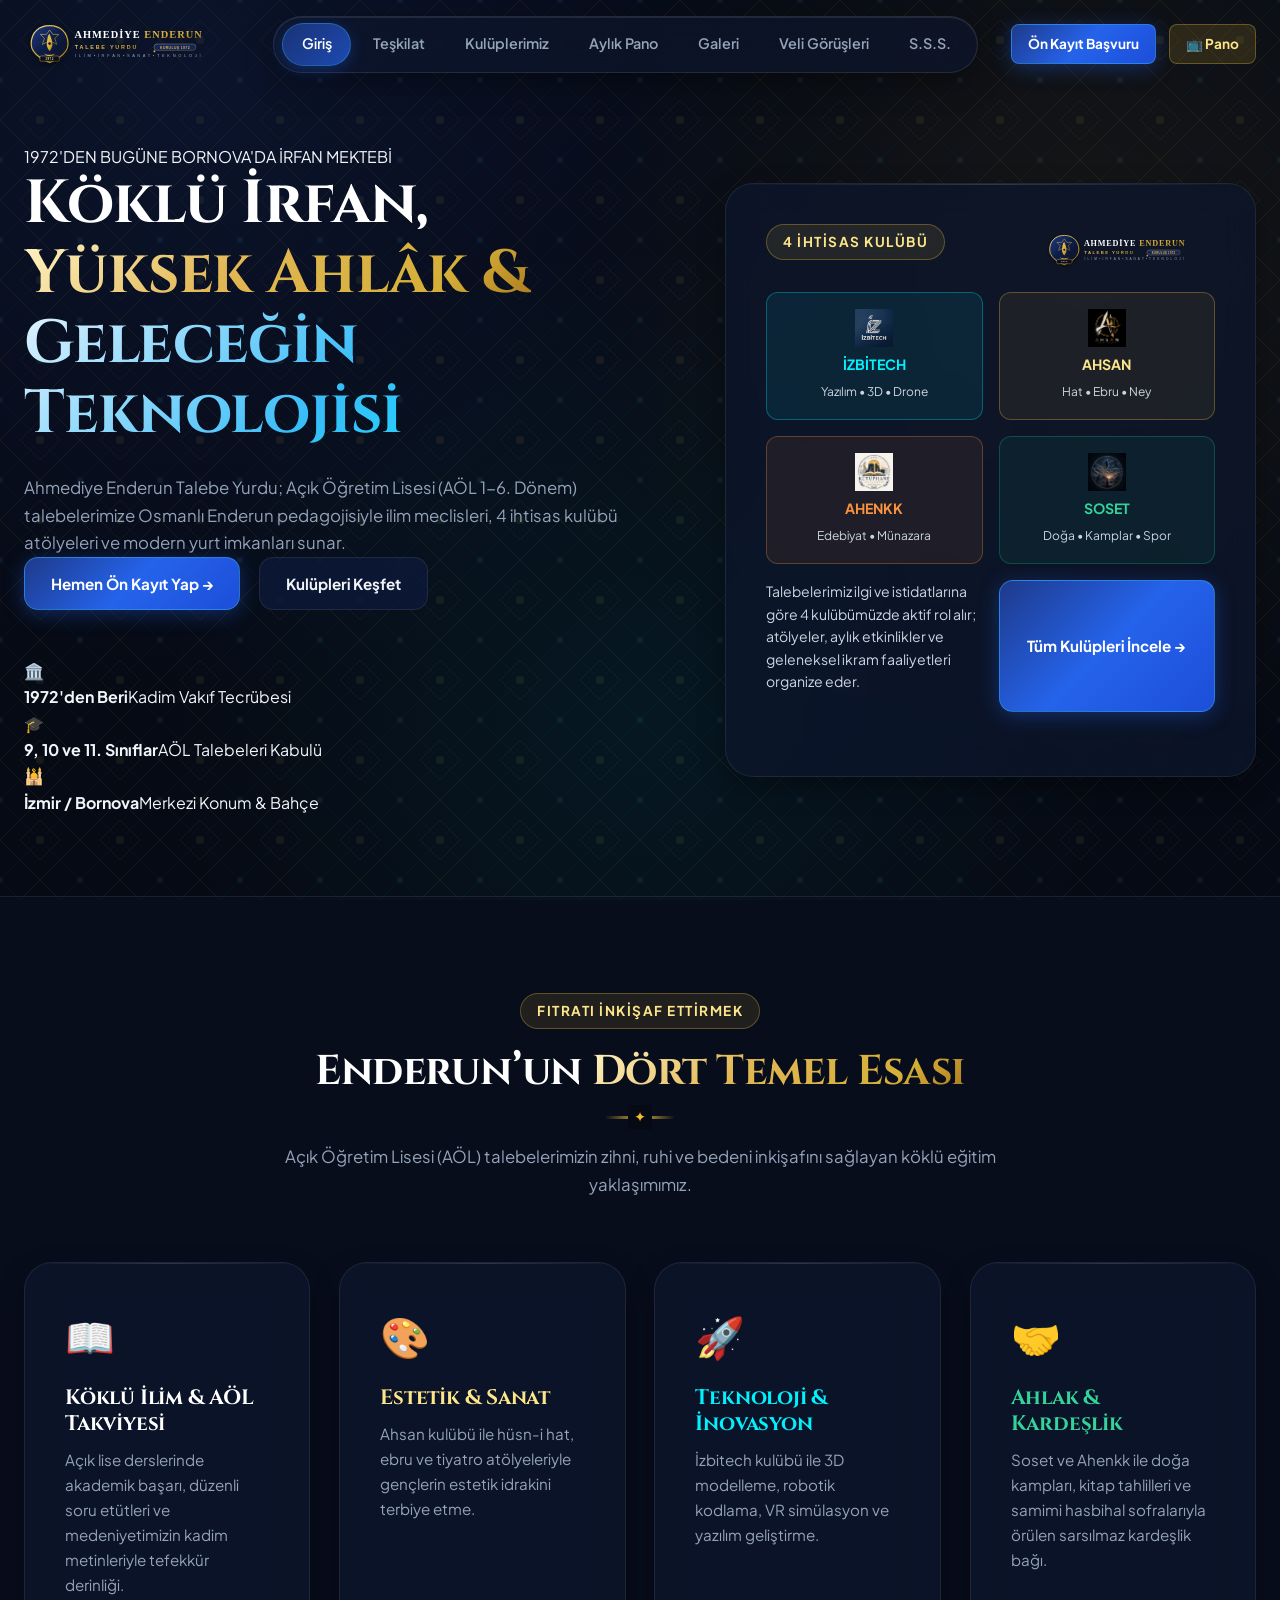
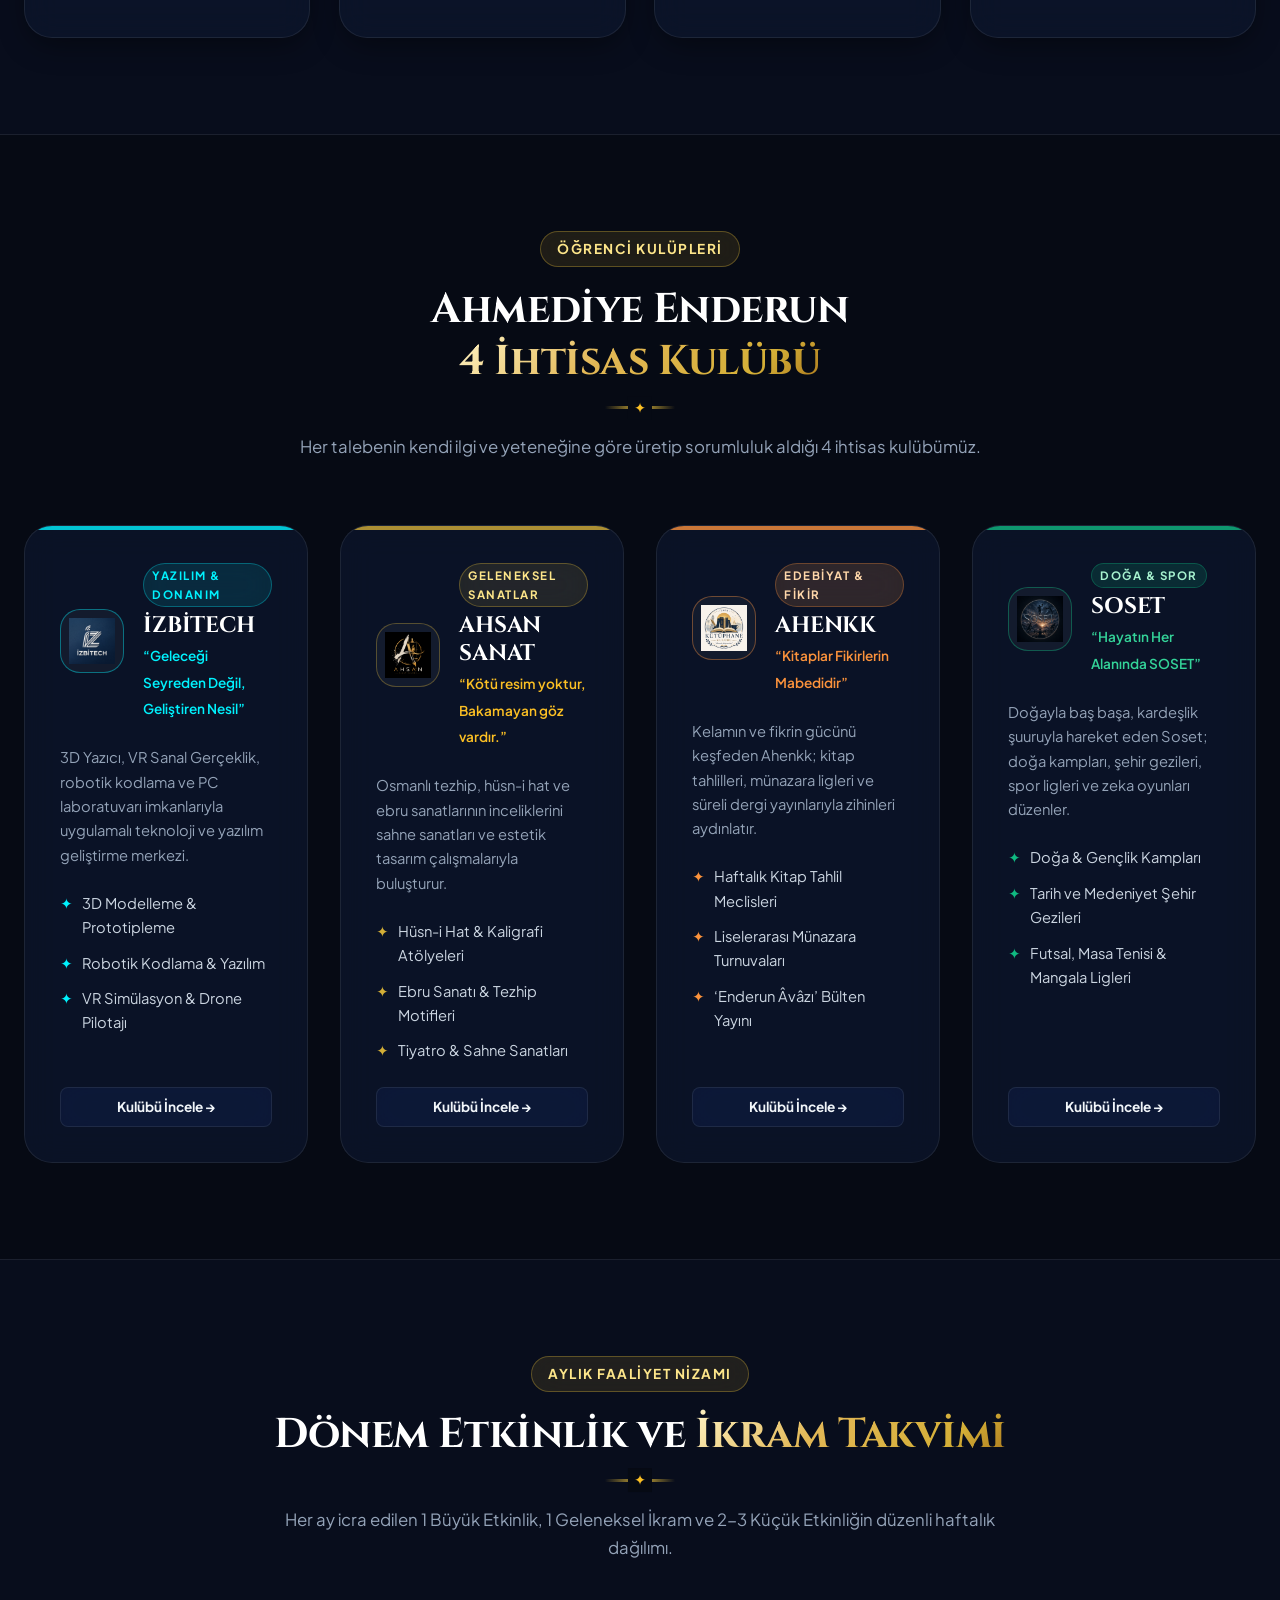
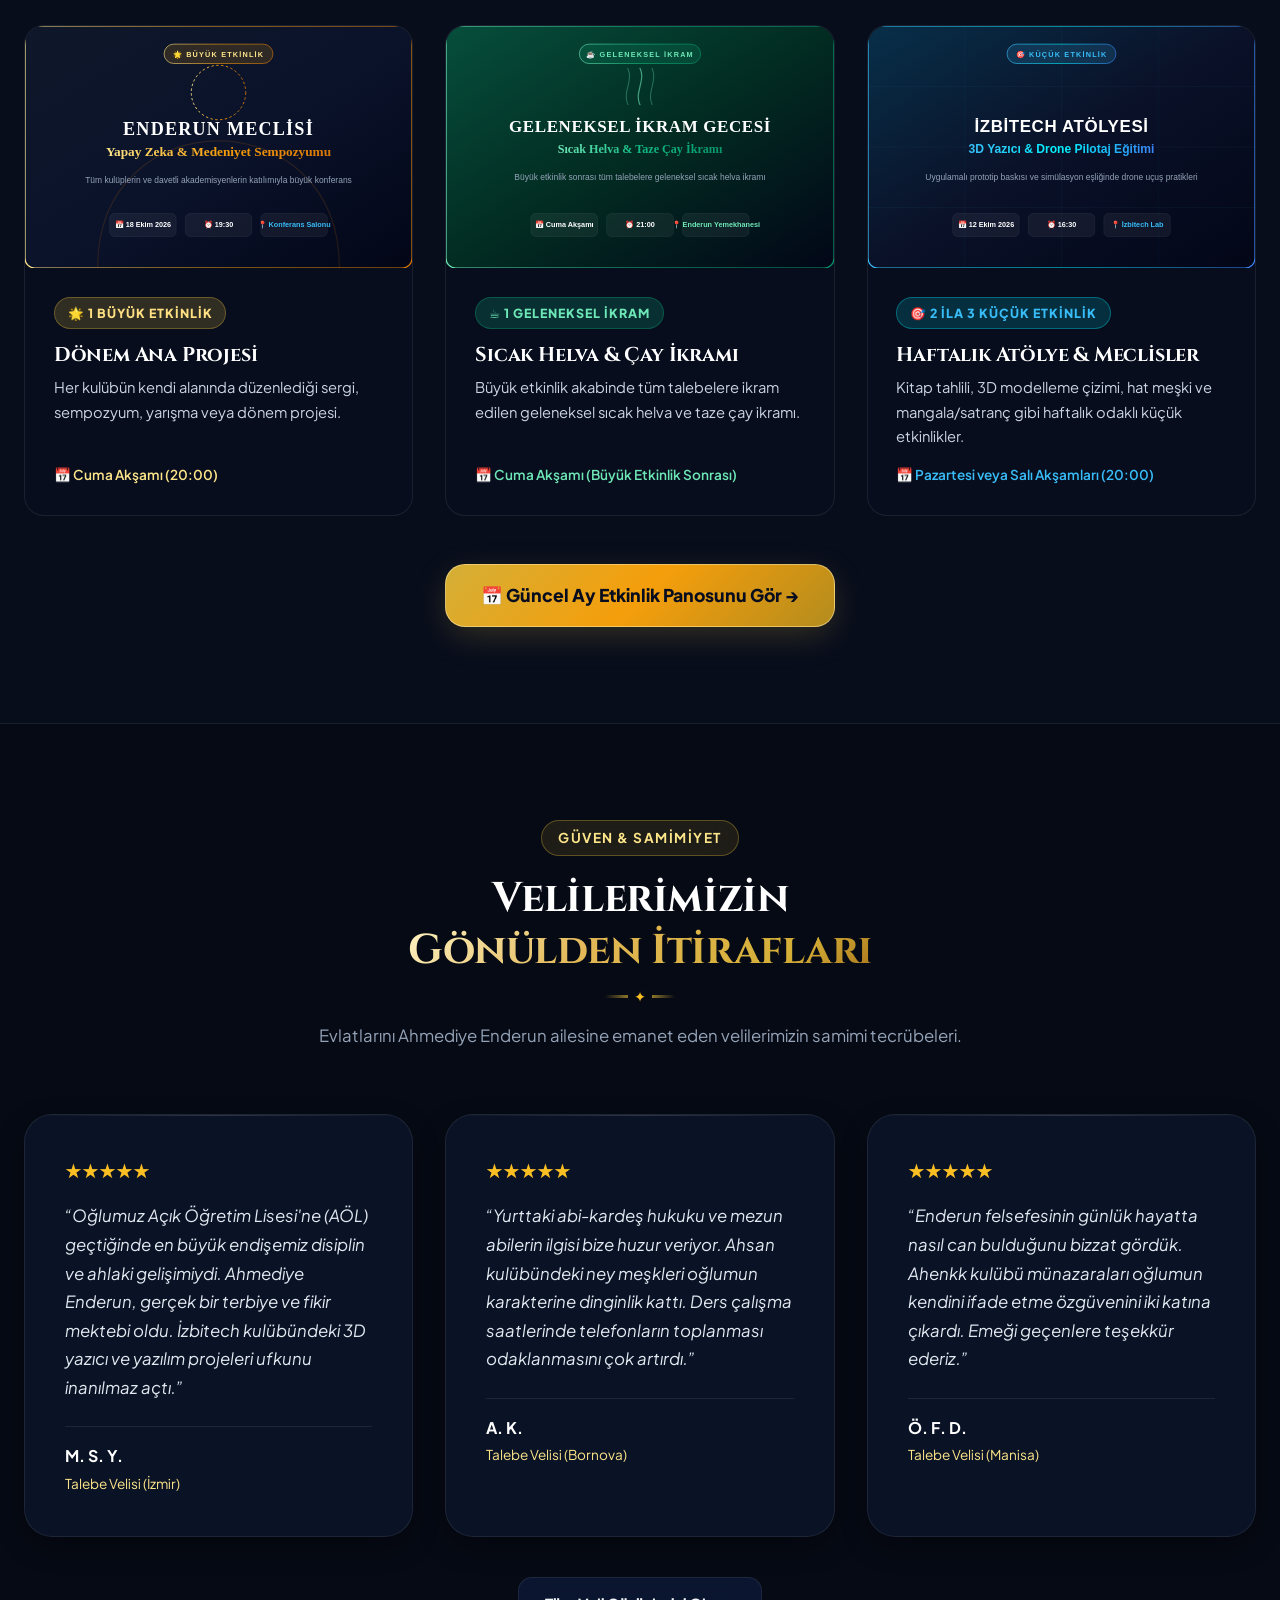
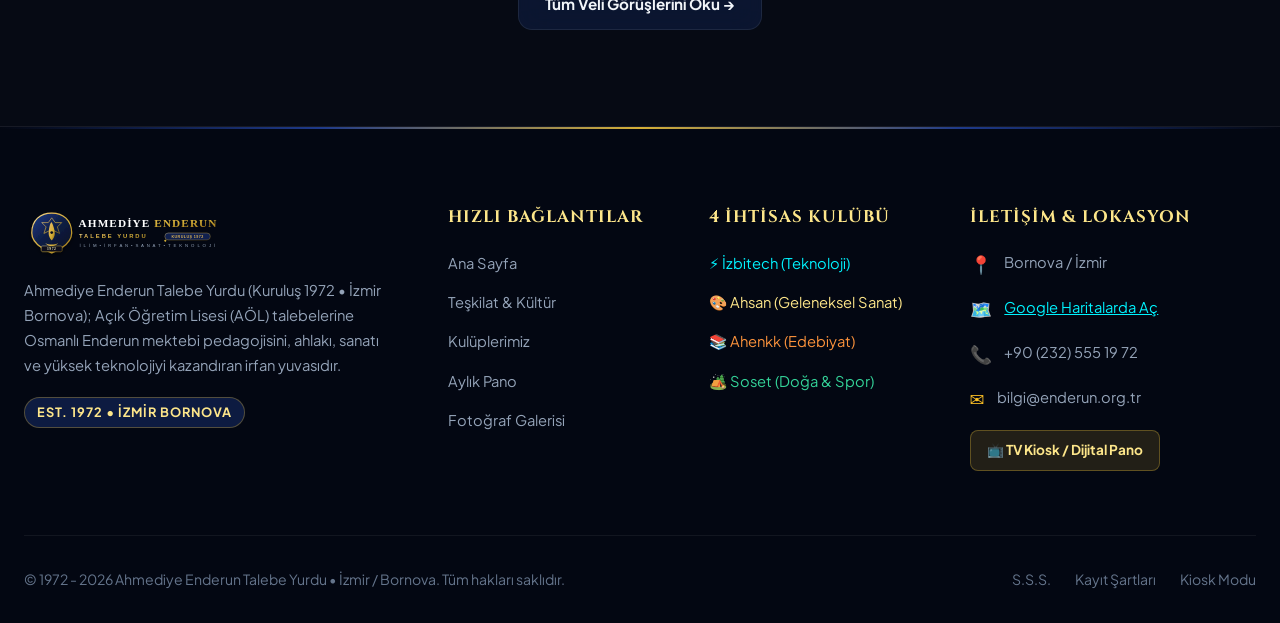
<file: index.html>
<!DOCTYPE html>
<html lang="tr">
<head>
  <meta charset="UTF-8">
  <meta name="viewport" content="width=device-width, initial-scale=1.0">
  <title>Ahmediye Enderun Talebe Yurdu | İzmir Bornova (Kuruluş 1972)</title>
  <meta name="description" content="1972'den beri İzmir Bornova'da Ahmediye Enderun Talebe Yurdu; Açık Öğretim Lisesi (AÖL) talebelerine ilim, ahlak, sanat ve yüksek teknolojiyi kazandıran modern irfan yuvasıdır.">
  
  <link rel="icon" type="image/svg+xml" href="assets/images/logo.svg">
  <link rel="stylesheet" href="css/style.css">
  <link rel="stylesheet" href="css/components.css">
  <link rel="stylesheet" href="css/responsive.css">
  <script>
    // Akıllı Uzantı Çözücü (.png, .jpeg, .jpg, .webp, .svg otomatik dener)
    window.addEventListener('error', function(e) {
      if (e.target && e.target.tagName === 'IMG') {
        var img = e.target;
        var src = img.getAttribute('src');
        if (!src || src.indexOf('data:') === 0 || src.indexOf('http') === 0) return;
        var exts = ['.png', '.jpeg', '.jpg', '.webp', '.svg'];
        var tried = (img.dataset.triedExts || '').split(',').filter(Boolean);
        var lastDot = src.lastIndexOf('.');
        if (lastDot === -1) return;
        var currentExt = src.substring(lastDot).toLowerCase();
        if (tried.indexOf(currentExt) === -1) tried.push(currentExt);
        var nextExt = null;
        for (var i = 0; i < exts.length; i++) {
          if (tried.indexOf(exts[i]) === -1) { nextExt = exts[i]; break; }
        }
        if (nextExt) {
          tried.push(nextExt);
          img.dataset.triedExts = tried.join(',');
          img.src = src.substring(0, lastDot) + nextExt;
        }
      }
    }, true);
  </script>
</head>
<body>

  <!-- ═══ 1. SITE HEADER & NAVIGATION ═══ -->
  <header class="site-header">
    <div class="container nav-wrapper">
      <a href="index.html" class="brand-logo" title="Ahmediye Enderun Talebe Yurdu">
        <img src="assets/images/logo.svg" alt="Ahmediye Enderun Logosu">
      </a>
      <div class="nav-pill-container">
        <ul class="nav-links">
          <li><a href="index.html" class="nav-link active">Giriş</a></li>
          <li><a href="teskilat.html" class="nav-link">Teşkilat</a></li>
          <li><a href="kulupler.html" class="nav-link">Kulüplerimiz</a></li>
          <li><a href="etkinlikler.html" class="nav-link">Aylık Pano</a></li>
          <li><a href="galeri.html" class="nav-link">Galeri</a></li>
          <li><a href="veli-gorusleri.html" class="nav-link">Veli Görüşleri</a></li>
          <li><a href="sss.html" class="nav-link">S.S.S.</a></li>
        </ul>
      </div>
      <div class="nav-actions">
        <a href="basvuru.html" class="btn btn-primary btn-sm">Ön Kayıt Başvuru</a>
        <a href="kiosk.html" class="btn btn-kiosk btn-sm" target="_blank">📺 Pano</a>
        <button class="mobile-toggle" aria-label="Menüyü Aç/Kapat">
          <span></span><span></span><span></span>
        </button>
      </div>
    </div>
  </header>

  <!-- ═══ 2. HERO SECTION ═══ -->
  <section class="hero-section">
    <div class="container hero-grid">
      
      <!-- Left: Value Proposition -->
      <div class="hero-content">
        <div class="hero-badge">
          <span class="badge-dot"></span>
          <span>1972'DEN BUGÜNE BORNOVA'DA İRFAN MEKTEBİ</span>
        </div>

        <h1 class="hero-title">
          Köklü İrfan, <br>
          <span class="gold-gradient">Yüksek Ahlâk &amp;</span> <br>
          <span class="cyan-gradient">Geleceğin Teknolojisi</span>
        </h1>

        <p class="hero-subtitle">
          Ahmediye Enderun Talebe Yurdu; Açık Öğretim Lisesi (AÖL 1-6. Dönem) talebelerimize Osmanlı Enderun pedagojisiyle ilim meclisleri, 4 ihtisas kulübü atölyeleri ve modern yurt imkanları sunar.
        </p>

        <div class="hero-cta-group">
          <a href="basvuru.html" class="btn btn-primary btn-glow">Hemen Ön Kayıt Yap →</a>
          <a href="kulupler.html" class="btn btn-secondary">Kulüpleri Keşfet</a>
        </div>

        <!-- Trust Badges -->
        <div class="hero-trust-row">
          <div class="trust-item">
            <span class="trust-icon">🏛️</span>
            <div><strong>1972'den Beri</strong><span>Kadim Vakıf Tecrübesi</span></div>
          </div>
          <div class="trust-item">
            <span class="trust-icon">🎓</span>
            <div><strong>9, 10 ve 11. Sınıflar</strong><span>AÖL Talebeleri Kabulü</span></div>
          </div>
          <div class="trust-item">
            <span class="trust-icon">🕌</span>
            <div><strong>İzmir / Bornova</strong><span>Merkezi Konum &amp; Bahçe</span></div>
          </div>
        </div>
      </div>

      <!-- Right: Enderun 4 Clubs Spotlight -->
      <div class="hero-visual">
        <div class="glass-card hero-glass-card">
          <div class="glass-card-inner">
            
            <div style="display: flex; justify-content: space-between; align-items: center; margin-bottom: 1rem;">
              <span class="section-tag">4 İHTİSAS KULÜBÜ</span>
              <img src="assets/images/logo.svg" alt="Enderun Amblemi" style="height: 38px;">
            </div>

            <!-- 4 Equal Mini Cards -->
            <div style="display: grid; grid-template-columns: 1fr 1fr; gap: 1rem; margin-bottom: 1.5rem;">
              
              <div style="background: rgba(0, 242, 254, 0.08); border: 1px solid rgba(0, 242, 254, 0.3); border-radius: 12px; padding: 1rem; text-align: center;">
                <img src="assets/images/clubs/izbitech.png" alt="İzbitech" style="width: 38px; height: 38px; margin: 0 auto 0.4rem auto;">
                <strong style="color: var(--cyan-accent); font-size: 0.88rem; display: block;">İZBİTECH</strong>
                <span style="font-size: 0.75rem; color: #cbd5e1;">Yazılım • 3D • Drone</span>
              </div>

              <div style="background: rgba(212, 175, 55, 0.08); border: 1px solid var(--gold-border); border-radius: 12px; padding: 1rem; text-align: center;">
                <img src="assets/images/clubs/ahsan.png" alt="Ahsan" style="width: 38px; height: 38px; margin: 0 auto 0.4rem auto;">
                <strong style="color: var(--gold-300); font-size: 0.88rem; display: block;">AHSAN</strong>
                <span style="font-size: 0.75rem; color: #cbd5e1;">Hat • Ebru • Ney</span>
              </div>

              <div style="background: rgba(251, 146, 60, 0.08); border: 1px solid rgba(251, 146, 60, 0.3); border-radius: 12px; padding: 1rem; text-align: center;">
                <img src="assets/images/clubs/ahenkk.png" alt="Ahenkk" style="width: 38px; height: 38px; margin: 0 auto 0.4rem auto;">
                <strong style="color: #fb923c; font-size: 0.88rem; display: block;">AHENKK</strong>
                <span style="font-size: 0.75rem; color: #cbd5e1;">Edebiyat • Münazara</span>
              </div>

              <div style="background: rgba(16, 185, 129, 0.08); border: 1px solid rgba(16, 185, 129, 0.3); border-radius: 12px; padding: 1rem; text-align: center;">
                <img src="assets/images/clubs/soset.png" alt="Soset" style="width: 38px; height: 38px; margin: 0 auto 0.4rem auto;">
                <strong style="color: #34d399; font-size: 0.88rem; display: block;">SOSET</strong>
                <span style="font-size: 0.75rem; color: #cbd5e1;">Doğa • Kamplar • Spor</span>
              </div>


            <p style="font-size: 0.88rem; color: #cbd5e1; margin-bottom: 1.2rem; line-height: 1.6;">
              Talebelerimiz ilgi ve istidatlarına göre 4 kulübümüzde aktif rol alır; atölyeler, aylık etkinlikler ve geleneksel ikram faaliyetleri organize eder.
            </p>

            <a href="kulupler.html" class="btn btn-primary" style="width: 100%;">
              Tüm Kulüpleri İncele →
            </a>
          </div>
        </div>

      </div>
    </div>
  </section>

  <!-- ═══ 3. DÖRT TEMEL ESAS ═══ -->
  <section class="section-padding section-alt">
    <div class="container">
      <div class="section-header">
        <span class="section-tag">Fıtratı İnkişaf Ettirmek</span>
        <h2 class="section-title">Enderun’un <span class="gold-gradient">Dört Temel Esası</span></h2>
        <div class="section-title-line"></div>
        <p class="section-desc" style="margin-top: 1.5rem;">
          Açık Öğretim Lisesi (AÖL) talebelerimizin zihni, ruhi ve bedeni inkişafını sağlayan köklü eğitim yaklaşımımız.
        </p>
      </div>

      <div style="display: grid; grid-template-columns: repeat(auto-fit, minmax(260px, 1fr)); gap: 1.8rem;">
        
        <div class="glass-card">
          <div style="font-size: 2.5rem; margin-bottom: 1rem;">📖</div>
          <h3 style="font-size: 1.3rem; margin-bottom: 0.6rem; color: #fff;">Köklü İlim &amp; AÖL Takviyesi</h3>
          <p style="font-size: 0.95rem;">
            Açık lise derslerinde akademik başarı, düzenli soru etütleri ve medeniyetimizin kadim metinleriyle tefekkür derinliği.
          </p>
        </div>

        <div class="glass-card">
          <div style="font-size: 2.5rem; margin-bottom: 1rem;">🎨</div>
          <h3 style="font-size: 1.3rem; margin-bottom: 0.6rem; color: var(--gold-300);">Estetik &amp; Sanat</h3>
          <p style="font-size: 0.95rem;">
            Ahsan kulübü ile hüsn-i hat, ebru ve tiyatro atölyeleriyle gençlerin estetik idrakini terbiye etme.
          </p>
        </div>

        <div class="glass-card">
          <div style="font-size: 2.5rem; margin-bottom: 1rem;">🚀</div>
          <h3 style="font-size: 1.3rem; margin-bottom: 0.6rem; color: var(--cyan-accent);">Teknoloji &amp; İnovasyon</h3>
          <p style="font-size: 0.95rem;">
            İzbitech kulübü ile 3D modelleme, robotik kodlama, VR simülasyon ve yazılım geliştirme.
          </p>
        </div>

        <div class="glass-card">
          <div style="font-size: 2.5rem; margin-bottom: 1rem;">🤝</div>
          <h3 style="font-size: 1.3rem; margin-bottom: 0.6rem; color: #34d399;">Ahlak &amp; Kardeşlik</h3>
          <p style="font-size: 0.95rem;">
            Soset ve Ahenkk ile doğa kampları, kitap tahlilleri ve samimi hasbihal sofralarıyla örülen sarsılmaz kardeşlik bağı.
          </p>
        </div>

      </div>
    </div>
  </section>

  <!-- ═══ 4. DÖRT İHTİSAS KULÜBÜMÜZ (4 EŞİT KART GRID) ═══ -->
  <section class="section-padding">
    <div class="container">
      <div class="section-header">
        <span class="section-tag">Öğrenci Kulüpleri</span>
        <h2 class="section-title">Ahmediye Enderun <span class="gold-gradient">4 İhtisas Kulübü</span></h2>
        <div class="section-title-line"></div>
        <p class="section-desc" style="margin-top: 1.5rem;">
          Her talebenin kendi ilgi ve yeteneğine göre üretip sorumluluk aldığı 4 ihtisas kulübümüz.
        </p>
      </div>

      <div class="clubs-grid-4">
        
        <!-- 1. İZBİTECH -->
        <div class="club-card" style="--club-accent: var(--izbitech-color); --club-glow: var(--izbitech-glow);">
          <div class="club-header">
            <div class="club-icon-wrap" style="border-color: rgba(0, 242, 254, 0.4);">
              <img src="assets/images/clubs/izbitech.png" alt="İzbitech Kulübü">
            </div>
            <div class="club-name-group">
              <span class="section-tag section-tag-cyan" style="font-size: 0.72rem; padding: 2px 8px; margin-bottom: 4px;">YAZILIM &amp; DONANIM</span>
              <h3 style="color: #fff;">İZBİTECH</h3>
              <span class="club-motto" style="color: var(--cyan-accent);">“Geleceği Seyreden Değil, Geliştiren Nesil”</span>
            </div>
          </div>
          <p style="font-size: 0.92rem;">
            3D Yazıcı, VR Sanal Gerçeklik, robotik kodlama ve PC laboratuvarı imkanlarıyla uygulamalı teknoloji ve yazılım geliştirme merkezi.
          </p>
          <ul class="club-features-list">
            <li><span class="dot">✦</span> 3D Modelleme &amp; Prototipleme</li>
            <li><span class="dot">✦</span> Robotik Kodlama &amp; Yazılım</li>
            <li><span class="dot">✦</span> VR Simülasyon &amp; Drone Pilotajı</li>
          </ul>
          <a href="kulupler.html#izbitech" class="btn btn-secondary btn-sm" style="margin-top: auto;">Kulübü İncele →</a>
        </div>

        <!-- 2. AHSAN -->
        <div class="club-card" style="--club-accent: var(--ahsan-color); --club-glow: var(--ahsan-glow);">
          <div class="club-header">
            <div class="club-icon-wrap" style="border-color: var(--gold-border);">
              <img src="assets/images/clubs/ahsan.png" alt="Ahsan Sanat Kulübü">
            </div>
            <div class="club-name-group">
              <span class="section-tag" style="font-size: 0.72rem; padding: 2px 8px; margin-bottom: 4px;">GELENEKSEL SANATLAR</span>
              <h3 style="color: #fff;">AHSAN SANAT</h3>
              <span class="club-motto">“Kötü resim yoktur, Bakamayan göz vardır.”</span>
            </div>
          </div>
          <p style="font-size: 0.92rem;">
            Osmanlı tezhip, hüsn-i hat ve ebru sanatlarının inceliklerini sahne sanatları ve estetik tasarım çalışmalarıyla buluşturur.
          </p>
          <ul class="club-features-list">
            <li><span class="dot">✦</span> Hüsn-i Hat &amp; Kaligrafi Atölyeleri</li>
            <li><span class="dot">✦</span> Ebru Sanatı &amp; Tezhip Motifleri</li>
            <li><span class="dot">✦</span> Tiyatro &amp; Sahne Sanatları</li>
          </ul>
          <a href="kulupler.html#ahsan" class="btn btn-secondary btn-sm" style="margin-top: auto;">Kulübü İncele →</a>
        </div>

        <!-- 3. AHENKK -->
        <div class="club-card" style="--club-accent: var(--ahenkk-color); --club-glow: var(--ahenkk-glow);">
          <div class="club-header">
            <div class="club-icon-wrap" style="border-color: rgba(251, 146, 60, 0.4);">
              <img src="assets/images/clubs/ahenkk.png" alt="Ahenkk Kulübü">
            </div>
            <div class="club-name-group">
              <span class="section-tag" style="background: rgba(251, 146, 60, 0.15); border-color: rgba(251, 146, 60, 0.3); color: #fed7aa; font-size: 0.72rem; padding: 2px 8px; margin-bottom: 4px;">EDEBİYAT &amp; FİKİR</span>
              <h3 style="color: #fff;">AHENKK</h3>
              <span class="club-motto" style="color: #fb923c;">“Kitaplar Fikirlerin Mabedidir”</span>
            </div>
          </div>
          <p style="font-size: 0.92rem;">
            Kelamın ve fikrin gücünü keşfeden Ahenkk; kitap tahlilleri, münazara ligleri ve süreli dergi yayınlarıyla zihinleri aydınlatır.
          </p>
          <ul class="club-features-list">
            <li><span class="dot">✦</span> Haftalık Kitap Tahlil Meclisleri</li>
            <li><span class="dot">✦</span> Liselerarası Münazara Turnuvaları</li>
            <li><span class="dot">✦</span> ‘Enderun Âvâzı’ Bülten Yayını</li>
          </ul>
          <a href="kulupler.html#ahenkk" class="btn btn-secondary btn-sm" style="margin-top: auto;">Kulübü İncele →</a>
        </div>

        <!-- 4. SOSET -->
        <div class="club-card" style="--club-accent: var(--soset-color); --club-glow: var(--soset-glow);">
          <div class="club-header">
            <div class="club-icon-wrap" style="border-color: rgba(16, 185, 129, 0.4);">
              <img src="assets/images/clubs/soset.png" alt="Soset Kulübü">
            </div>
            <div class="club-name-group">
              <span class="section-tag" style="background: rgba(16, 185, 129, 0.15); border-color: rgba(16, 185, 129, 0.3); color: #a7f3d0; font-size: 0.72rem; padding: 2px 8px; margin-bottom: 4px;">DOĞA &amp; SPOR</span>
              <h3 style="color: #fff;">SOSET</h3>
              <span class="club-motto" style="color: #34d399;">“Hayatın Her Alanında SOSET”</span>
            </div>
          </div>
          <p style="font-size: 0.92rem;">
            Doğayla baş başa, kardeşlik şuuruyla hareket eden Soset; doğa kampları, şehir gezileri, spor ligleri ve zeka oyunları düzenler.
          </p>
          <ul class="club-features-list">
            <li><span class="dot">✦</span> Doğa &amp; Gençlik Kampları</li>
            <li><span class="dot">✦</span> Tarih ve Medeniyet Şehir Gezileri</li>
            <li><span class="dot">✦</span> Futsal, Masa Tenisi &amp; Mangala Ligleri</li>
          </ul>
          <a href="kulupler.html#soset" class="btn btn-secondary btn-sm" style="margin-top: auto;">Kulübü İncele →</a>
        </div>

      </div>
    </div>
  </section>

  <!-- ═══ 5. AYLIK ETKİNLİK DÜZENİ ═══ -->
  <section class="section-padding section-alt">
    <div class="container">
      <div class="section-header">
        <span class="section-tag">Aylık Faaliyet Nizamı</span>
        <h2 class="section-title">Dönem Etkinlik ve <span class="gold-gradient">İkram Takvimi</span></h2>
        <div class="section-title-line"></div>
        <p class="section-desc" style="margin-top: 1.5rem;">
          Her ay icra edilen 1 Büyük Etkinlik, 1 Geleneksel İkram ve 2-3 Küçük Etkinliğin düzenli haftalık dağılımı.
        </p>
      </div>

      <div class="events-assignment-grid">
        
        <!-- Task 1 -->
        <div class="event-card">
          <img src="assets/images/posters/poster-buyuk.svg" alt="Büyük Etkinlik Afişi" class="event-card-img">
          <div class="event-card-body">
            <span class="event-badge badge-grand">🌟 1 Büyük Etkinlik</span>
            <h3 style="font-size: 1.25rem; margin-bottom: 0.5rem; color: #fff;">Dönem Ana Projesi</h3>
            <p style="font-size: 0.92rem; color: #cbd5e1; margin-bottom: 1rem;">
              Her kulübün kendi alanında düzenlediği sergi, sempozyum, yarışma veya dönem projesi.
            </p>
            <div style="margin-top: auto; font-size: 0.85rem; color: var(--gold-300); font-weight: 600;">
              📅 Cuma Akşamı (20:00)
            </div>
          </div>
        </div>

        <!-- Task 2 -->
        <div class="event-card">
          <img src="assets/images/posters/poster-ikram.svg" alt="İkramlı Buluşma Afişi" class="event-card-img">
          <div class="event-card-body">
            <span class="event-badge badge-treat">☕ 1 Geleneksel İkram</span>
            <h3 style="font-size: 1.25rem; margin-bottom: 0.5rem; color: #fff;">Sıcak Helva &amp; Çay İkramı</h3>
            <p style="font-size: 0.92rem; color: #cbd5e1; margin-bottom: 1rem;">
              Büyük etkinlik akabinde tüm talebelere ikram edilen geleneksel sıcak helva ve taze çay ikramı.
            </p>
            <div style="margin-top: auto; font-size: 0.85rem; color: #6ee7b7; font-weight: 600;">
              📅 Cuma Akşamı (Büyük Etkinlik Sonrası)
            </div>
          </div>
        </div>

        <!-- Task 3 -->
        <div class="event-card">
          <img src="assets/images/posters/poster-kucuk.svg" alt="Küçük Etkinlik Afişi" class="event-card-img">
          <div class="event-card-body">
            <span class="event-badge badge-small">🎯 2 ila 3 Küçük Etkinlik</span>
            <h3 style="font-size: 1.25rem; margin-bottom: 0.5rem; color: #fff;">Haftalık Atölye &amp; Meclisler</h3>
            <p style="font-size: 0.92rem; color: #cbd5e1; margin-bottom: 1rem;">
              Kitap tahlili, 3D modelleme çizimi, hat meşki ve mangala/satranç gibi haftalık odaklı küçük etkinlikler.
            </p>
            <div style="margin-top: auto; font-size: 0.85rem; color: #38bdf8; font-weight: 600;">
              📅 Pazartesi veya Salı Akşamları (20:00)
            </div>
          </div>
        </div>

      </div>

      <div style="text-align: center; margin-top: 3rem;">
        <a href="etkinlikler.html" class="btn btn-gold btn-lg">
          📅 Güncel Ay Etkinlik Panosunu Gör →
        </a>
      </div>
    </div>
  </section>

  <!-- ═══ 6. VELİLERİMİZİN GÖRÜŞLERİ (SANSÜRLÜ & MESLEKSİZ) ═══ -->
  <section class="section-padding">
    <div class="container">
      <div class="section-header">
        <span class="section-tag">Güven &amp; Samimiyet</span>
        <h2 class="section-title">Velilerimizin <span class="gold-gradient">Gönülden İtirafları</span></h2>
        <div class="section-title-line"></div>
        <p class="section-desc" style="margin-top: 1.5rem;">
          Evlatlarını Ahmediye Enderun ailesine emanet eden velilerimizin samimi tecrübeleri.
        </p>
      </div>

      <div style="display: grid; grid-template-columns: repeat(auto-fit, minmax(320px, 1fr)); gap: 2rem;">
        
        <div class="glass-card">
          <div style="color: var(--gold-400); font-size: 1.2rem; margin-bottom: 1rem;">★★★★★</div>
          <p style="font-style: italic; color: #e2e8f0; margin-bottom: 1.5rem; line-height: 1.7;">
            “Oğlumuz Açık Öğretim Lisesi'ne (AÖL) geçtiğinde en büyük endişemiz disiplin ve ahlaki gelişimiydi. Ahmediye Enderun, gerçek bir terbiye ve fikir mektebi oldu. İzbitech kulübündeki 3D yazıcı ve yazılım projeleri ufkunu inanılmaz açtı.”
          </p>
          <div style="border-top: 1px solid rgba(255,255,255,0.08); padding-top: 1rem;">
            <strong style="color: #fff; display: block;">M. S. Y.</strong>
            <span style="color: var(--gold-300); font-size: 0.85rem;">Talebe Velisi (İzmir)</span>
          </div>
        </div>

        <div class="glass-card">
          <div style="color: var(--gold-400); font-size: 1.2rem; margin-bottom: 1rem;">★★★★★</div>
          <p style="font-style: italic; color: #e2e8f0; margin-bottom: 1.5rem; line-height: 1.7;">
            “Yurttaki abi-kardeş hukuku ve mezun abilerin ilgisi bize huzur veriyor. Ahsan kulübündeki ney meşkleri oğlumun karakterine dinginlik kattı. Ders çalışma saatlerinde telefonların toplanması odaklanmasını çok artırdı.”
          </p>
          <div style="border-top: 1px solid rgba(255,255,255,0.08); padding-top: 1rem;">
            <strong style="color: #fff; display: block;">A. K.</strong>
            <span style="color: var(--gold-300); font-size: 0.85rem;">Talebe Velisi (Bornova)</span>
          </div>
        </div>

        <div class="glass-card">
          <div style="color: var(--gold-400); font-size: 1.2rem; margin-bottom: 1rem;">★★★★★</div>
          <p style="font-style: italic; color: #e2e8f0; margin-bottom: 1.5rem; line-height: 1.7;">
            “Enderun felsefesinin günlük hayatta nasıl can bulduğunu bizzat gördük. Ahenkk kulübü münazaraları oğlumun kendini ifade etme özgüvenini iki katına çıkardı. Emeği geçenlere teşekkür ederiz.”
          </p>
          <div style="border-top: 1px solid rgba(255,255,255,0.08); padding-top: 1rem;">
            <strong style="color: #fff; display: block;">Ö. F. D.</strong>
            <span style="color: var(--gold-300); font-size: 0.85rem;">Talebe Velisi (Manisa)</span>
          </div>
        </div>

      </div>

      <div style="text-align: center; margin-top: 2.5rem;">
        <a href="veli-gorusleri.html" class="btn btn-secondary">
          Tüm Veli Görüşlerini Oku →
        </a>
      </div>
    </div>
  </section>

  <!-- ═══ 7. FOOTER (İZMİR BORNOVA & MAPS) ═══ -->
  <footer class="site-footer">
    <div class="container">
      <div class="footer-grid">
        
        <div class="footer-col footer-about">
          <img src="assets/images/logo.svg" alt="Ahmediye Enderun Logosu">
          <p style="font-size: 0.92rem; color: #94a3b8; line-height: 1.7; margin-bottom: 1.2rem;">
            Ahmediye Enderun Talebe Yurdu (Kuruluş 1972 • İzmir Bornova); Açık Öğretim Lisesi (AÖL) talebelerine Osmanlı Enderun mektebi pedagojisini, ahlakı, sanatı ve yüksek teknolojiyi kazandıran irfan yuvasıdır.
          </p>
          <span class="badge-1972">EST. 1972 • İZMİR BORNOVA</span>
        </div>

        <div class="footer-col">
          <h4>Hızlı Bağlantılar</h4>
          <ul class="footer-links">
            <li><a href="index.html">Ana Sayfa</a></li>
            <li><a href="teskilat.html">Teşkilat &amp; Kültür</a></li>
            <li><a href="kulupler.html">Kulüplerimiz</a></li>
            <li><a href="etkinlikler.html">Aylık Pano</a></li>
            <li><a href="galeri.html">Fotoğraf Galerisi</a></li>
          </ul>
        </div>

        <div class="footer-col">
          <h4>4 İhtisas Kulübü</h4>
          <ul class="footer-links">
            <li><a href="kulupler.html#izbitech" style="color: var(--cyan-accent);">⚡ İzbitech (Teknoloji)</a></li>
            <li><a href="kulupler.html#ahsan" style="color: var(--gold-300);">🎨 Ahsan (Geleneksel Sanat)</a></li>
            <li><a href="kulupler.html#ahenkk" style="color: #fb923c;">📚 Ahenkk (Edebiyat)</a></li>
            <li><a href="kulupler.html#soset" style="color: #34d399;">🏕️ Soset (Doğa &amp; Spor)</a></li>
          </ul>
        </div>

        <div class="footer-col">
          <h4>İletişim &amp; Lokasyon</h4>
          <div class="footer-contact-item">
            <span class="footer-contact-icon">📍</span>
            <span>Bornova / İzmir</span>
          </div>
          <div class="footer-contact-item">
            <span class="footer-contact-icon">🗺️</span>
            <a href="https://share.google/NlF2BBn75qU1keAN2" target="_blank" style="color: var(--cyan-accent); text-decoration: underline;">Google Haritalarda Aç</a>
          </div>
          <div class="footer-contact-item">
            <span class="footer-contact-icon">📞</span>
            <span>+90 (232) 555 19 72</span>
          </div>
          <div class="footer-contact-item">
            <span class="footer-contact-icon">✉️</span>
            <span>bilgi@enderun.org.tr</span>
          </div>
          <div style="margin-top: 1rem;">
            <a href="kiosk.html" class="btn btn-kiosk btn-sm" target="_blank">📺 TV Kiosk / Dijital Pano</a>
          </div>
        </div>

      </div>

      <div class="footer-bottom">
        <div>© 1972 - 2026 Ahmediye Enderun Talebe Yurdu • İzmir / Bornova. Tüm hakları saklıdır.</div>
        <div style="display: flex; gap: 1.5rem;">
          <a href="sss.html">S.S.S.</a>
          <a href="basvuru.html">Kayıt Şartları</a>
          <a href="kiosk.html">Kiosk Modu</a>
        </div>
      </div>
    </div>
  </footer>

  <script src="js/main.js"></script>
</body>
</html>
</file>
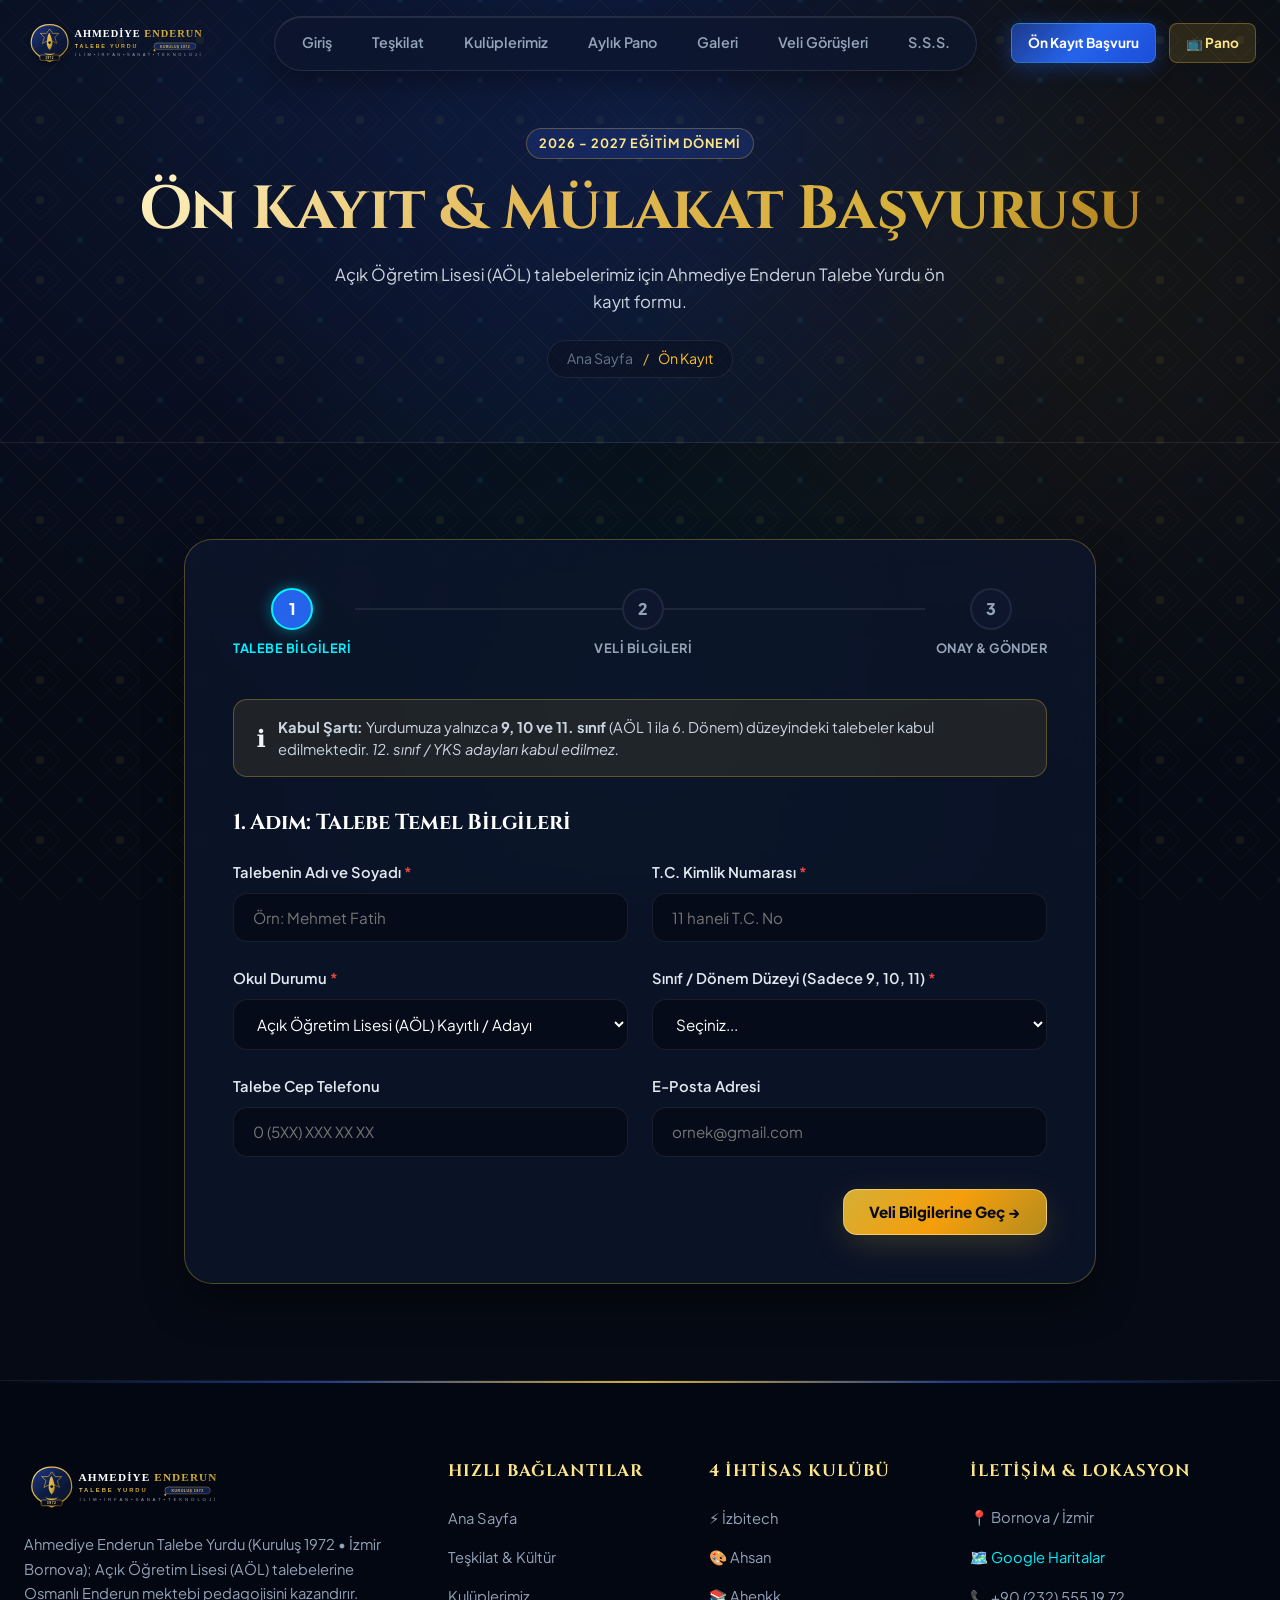
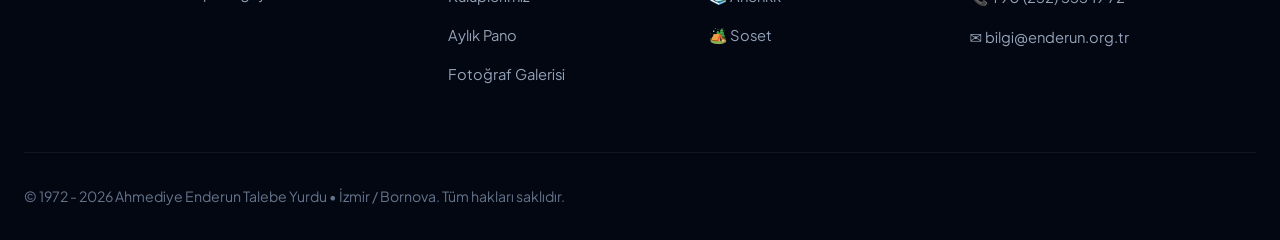
<file: basvuru.html>
<!DOCTYPE html>
<html lang="tr">
<head>
  <meta charset="UTF-8">
  <meta name="viewport" content="width=device-width, initial-scale=1.0">
  <title>2026 - 2027 Ön Kayıt Başvuru Formu | Ahmediye Enderun Talebe Yurdu (İzmir Bornova)</title>
  <meta name="description" content="Ahmediye Enderun Talebe Yurdu 2026-2027 eğitim öğretim yılı AÖL lise ön kayıt ve mülakat başvuru formu.">
  
  <link rel="icon" type="image/svg+xml" href="assets/images/logo.svg">
  <link rel="stylesheet" href="css/style.css">
  <link rel="stylesheet" href="css/components.css">
  <link rel="stylesheet" href="css/responsive.css">
  <style>
    .wizard-steps-header {
      display: flex;
      justify-content: space-between;
      margin-bottom: 2.5rem;
      position: relative;
    }
    .wizard-steps-header::before {
      content: '';
      position: absolute;
      top: 20px;
      left: 15%;
      right: 15%;
      height: 2px;
      background: var(--border-light);
      z-index: 1;
    }
    .wizard-step-indicator {
      position: relative;
      z-index: 2;
      display: flex;
      flex-direction: column;
      align-items: center;
      gap: 8px;
    }
    .step-circle {
      width: 42px;
      height: 42px;
      border-radius: 50%;
      background: var(--bg-card-solid);
      border: 2px solid var(--border-light);
      display: flex;
      align-items: center;
      justify-content: center;
      font-weight: 800;
      color: var(--text-muted);
      transition: all 0.3s;
    }
    .wizard-step-indicator.active .step-circle {
      border-color: var(--cyan-accent);
      background: var(--royal-blue);
      color: #fff;
      box-shadow: 0 0 15px rgba(0, 242, 254, 0.4);
    }
    .wizard-step-indicator.completed .step-circle {
      border-color: var(--gold-500);
      background: var(--gold-500);
      color: #070d1f;
    }
    .step-label {
      font-size: 0.8rem;
      font-weight: 700;
      color: var(--text-muted);
      text-transform: uppercase;
      letter-spacing: 0.5px;
    }
    .wizard-step-indicator.active .step-label {
      color: var(--cyan-accent);
    }
    
    .modal-overlay {
      position: fixed;
      inset: 0;
      background: rgba(3, 7, 18, 0.92);
      backdrop-filter: blur(20px);
      z-index: 10000;
      display: none;
      align-items: center;
      justify-content: center;
      padding: 1.5rem;
    }
    .modal-overlay.active {
      display: flex;
    }
    .modal-card {
      background: var(--bg-surface);
      border: 2px solid var(--gold-500);
      border-radius: var(--radius-xl);
      max-width: 580px;
      width: 100%;
      padding: 3rem 2.5rem;
      text-align: center;
      box-shadow: var(--shadow-lg), 0 0 50px rgba(212, 175, 55, 0.25);
      position: relative;
    }
    .container-narrow.registration-closed {
      position: relative;
    }
    .registration-closed .app-form-wrapper {
      filter: blur(7px);
      opacity: 0.48;
      pointer-events: none;
      user-select: none;
      -webkit-user-select: none;
    }
    .registration-closed-notice {
      position: absolute;
      z-index: 20;
      top: 50%;
      left: 50%;
      transform: translate(-50%, -50%);
      width: min(90%, 560px);
      padding: 2rem 1.5rem;
      text-align: center;
      border: 1px solid rgba(212, 175, 55, 0.7);
      border-radius: 20px;
      background: rgba(7, 13, 31, 0.92);
      box-shadow: 0 20px 60px rgba(0, 0, 0, 0.45);
      backdrop-filter: blur(14px);
      -webkit-backdrop-filter: blur(14px);
    }
    .registration-closed-notice h2 {
      margin: 0 0 0.75rem;
      color: var(--gold-400);
      font-size: clamp(1.5rem, 4vw, 2rem);
    }
    .registration-closed-notice p {
      margin: 0;
      color: #e2e8f0;
      line-height: 1.7;
    }
  </style>
</head>
<body>

  <!-- Site Header -->
  <header class="site-header">
    <div class="container nav-wrapper">
      <a href="index.html" class="brand-logo">
        <img src="assets/images/logo.svg" alt="Ahmediye Enderun Logosu">
      </a>
      <div class="nav-pill-container">
        <ul class="nav-links">
          <li><a href="index.html" class="nav-link">Giriş</a></li>
          <li><a href="teskilat.html" class="nav-link">Teşkilat</a></li>
          <li><a href="kulupler.html" class="nav-link">Kulüplerimiz</a></li>
          <li><a href="etkinlikler.html" class="nav-link">Aylık Pano</a></li>
          <li><a href="galeri.html" class="nav-link">Galeri</a></li>
          <li><a href="veli-gorusleri.html" class="nav-link">Veli Görüşleri</a></li>
          <li><a href="sss.html" class="nav-link">S.S.S.</a></li>
        </ul>
      </div>
      <div class="nav-actions">
        <a href="basvuru.html" class="btn btn-primary btn-sm active">Ön Kayıt Başvuru</a>
        <a href="kiosk.html" class="btn btn-kiosk btn-sm" target="_blank">📺 Pano</a>
        <button class="mobile-toggle" aria-label="Menüyü Aç/Kapat">
          <span></span><span></span><span></span>
        </button>
      </div>
    </div>
  </header>

  <!-- Page Banner -->
  <section class="page-banner">
    <div class="container">
      <span class="badge-1972">2026 - 2027 EĞİTİM DÖNEMİ</span>
      <h1 style="color: #fff; margin: 0.8rem 0;"><span class="gold-gradient">Ön Kayıt &amp; Mülakat Başvurusu</span></h1>
      <p style="max-width: 650px; margin: 0 auto; color: #cbd5e1;">
        Açık Öğretim Lisesi (AÖL) talebelerimiz için Ahmediye Enderun Talebe Yurdu ön kayıt formu.
      </p>
      <div class="breadcrumb-nav">
        <a href="index.html">Ana Sayfa</a>
        <span class="breadcrumb-separator">/</span>
        <span style="color: var(--gold-400);">Ön Kayıt</span>
      </div>
    </div>
  </section>

  <!-- Form Section -->
  <section class="section-padding">
    <div class="container container-narrow">
      
      <div class="app-form-wrapper" inert aria-hidden="true">
        
        <!-- Step Indicators (3 Adım) -->
        <div class="wizard-steps-header">
          <div class="wizard-step-indicator active">
            <div class="step-circle">1</div>
            <span class="step-label">Talebe Bilgileri</span>
          </div>
          <div class="wizard-step-indicator">
            <div class="step-circle">2</div>
            <span class="step-label">Veli Bilgileri</span>
          </div>
          <div class="wizard-step-indicator">
            <div class="step-circle">3</div>
            <span class="step-label">Onay &amp; Gönder</span>
          </div>
        </div>

        <!-- Grade Eligibility Alert -->
        <div style="background: rgba(212, 175, 55, 0.1); border: 1px solid var(--gold-border); border-radius: var(--radius-md); padding: 1rem 1.4rem; margin-bottom: 2rem; display: flex; align-items: center; gap: 12px;">
          <span style="font-size: 1.5rem;">ℹ️</span>
          <div style="font-size: 0.92rem; color: #cbd5e1; line-height: 1.5;">
            <strong>Kabul Şartı:</strong> Yurdumuza yalnızca <strong>9, 10 ve 11. sınıf</strong> (AÖL 1 ila 6. Dönem) düzeyindeki talebeler kabul edilmektedir. <em>12. sınıf / YKS adayları kabul edilmez.</em>
          </div>
        </div>

        <!-- Form -->
        <form id="enderunAppForm">
          
          <!-- ═══ STEP 1: Talebe Bilgileri ═══ -->
          <div class="wizard-step-panel" style="display: block;">
            <h3 style="color: #fff; font-size: 1.35rem; margin-bottom: 1.5rem;">1. Adım: Talebe Temel Bilgileri</h3>
            
            <div class="form-grid">
              <div class="form-group">
                <label class="form-label" for="ogrenciAdSoyad">Talebenin Adı ve Soyadı <span class="req">*</span></label>
                <input type="text" id="ogrenciAdSoyad" class="form-input" placeholder="Örn: Mehmet Fatih" required>
              </div>

              <div class="form-group">
                <label class="form-label" for="ogrenciTc">T.C. Kimlik Numarası <span class="req">*</span></label>
                <input type="text" id="ogrenciTc" class="form-input" maxlength="11" placeholder="11 haneli T.C. No" required>
              </div>

              <div class="form-group">
                <label class="form-label" for="ogrenciOkul">Okul Durumu <span class="req">*</span></label>
                <select id="ogrenciOkul" class="form-select" required>
                  <option value="aol" selected>Açık Öğretim Lisesi (AÖL) Kayıtlı / Adayı</option>
                  <option value="diger">Diğer Lise (AÖL Geçiş Adayı)</option>
                </select>
              </div>

              <div class="form-group">
                <label class="form-label" for="ogrenciSinif">Sınıf / Dönem Düzeyi (Sadece 9, 10, 11) <span class="req">*</span></label>
                <select id="ogrenciSinif" class="form-select" required>
                  <option value="">Seçiniz...</option>
                  <option value="1-2">9. Sınıf (1 - 2. Dönem)</option>
                  <option value="3-4">10. Sınıf (3 - 4. Dönem)</option>
                  <option value="5-6">11. Sınıf (5 - 6. Dönem)</option>
                </select>
              </div>

              <div class="form-group">
                <label class="form-label" for="ogrenciTelefon">Talebe Cep Telefonu</label>
                <input type="tel" id="ogrenciTelefon" class="form-input" placeholder="0 (5XX) XXX XX XX">
              </div>

              <div class="form-group">
                <label class="form-label" for="ogrenciEposta">E-Posta Adresi</label>
                <input type="email" id="ogrenciEposta" class="form-input" placeholder="ornek@gmail.com">
              </div>
            </div>

            <div style="display: flex; justify-content: flex-end; margin-top: 2rem;">
              <button type="button" class="btn btn-gold btn-wizard-next">Veli Bilgilerine Geç →</button>
            </div>
          </div>

          <!-- ═══ STEP 2: Veli Bilgileri ═══ -->
          <div class="wizard-step-panel" style="display: none;">
            <h3 style="color: #fff; font-size: 1.35rem; margin-bottom: 1.5rem;">2. Adım: Veli &amp; İletişim Bilgileri</h3>
            
            <div class="form-grid">
              <div class="form-group">
                <label class="form-label" for="veliAdSoyad">Velinin Adı ve Soyadı <span class="req">*</span></label>
                <input type="text" id="veliAdSoyad" class="form-input" placeholder="Örn: Ahmet Bey" required>
              </div>

              <div class="form-group">
                <label class="form-label" for="veliYakinlik">Yakınlık Derecesi <span class="req">*</span></label>
                <select id="veliYakinlik" class="form-select" required>
                  <option value="">Seçiniz...</option>
                  <option value="baba">Baba</option>
                  <option value="anne">Anne</option>
                  <option value="vasi">Yasal Vasi</option>
                </select>
              </div>

              <div class="form-group">
                <label class="form-label" for="veliTelefon">Veli Cep Telefonu <span class="req">*</span></label>
                <input type="tel" id="veliTelefon" class="form-input" placeholder="0 (5XX) XXX XX XX" required>
              </div>

              <div class="form-group">
                <label class="form-label" for="veliAdres">İkametgah Şehir / İlçe <span class="req">*</span></label>
                <input type="text" id="veliAdres" class="form-input" placeholder="Örn: İzmir / Bornova veya Manisa / Yunusemre" required>
              </div>
            </div>

            <div style="display: flex; justify-content: space-between; margin-top: 2rem;">
              <button type="button" class="btn btn-secondary btn-wizard-prev">← Geri</button>
              <button type="button" class="btn btn-gold btn-wizard-next">Son Onaya Geç →</button>
            </div>
          </div>

          <!-- ═══ STEP 3: Onay ve Gönder ═══ -->
          <div class="wizard-step-panel" style="display: none;">
            <h3 style="color: #fff; font-size: 1.35rem; margin-bottom: 1.5rem;">3. Adım: Şartlar &amp; Başvuruyu Tamamla</h3>
            
            <div style="background: rgba(6, 11, 24, 0.7); border: 1px solid var(--border-light); border-radius: var(--radius-md); padding: 1.5rem; margin-bottom: 1.5rem;">
              <h4 style="color: var(--gold-300); margin-bottom: 0.8rem;">Ahmediye Enderun Kabul İlkeleri</h4>
              <ul style="list-style: none; display: flex; flex-direction: column; gap: 0.6rem; font-size: 0.88rem; color: #cbd5e1;">
                <li>✦ <strong>Mülakat Süreci:</strong> Başvurunun ardından veli ve talebe İzmir Bornova yurdumuzda yüz yüze mülakata davet edilir.</li>
                <li>✦ <strong>Kulüp İntisabı:</strong> Kulüp seçimi ön kayıt sırasında yapılmaz; mülakat ve oryantasyon sürecinden sonra talebenin kabiliyetine göre belirlenir.</li>
                <li>✦ <strong>Telefon Disiplini:</strong> Çalışma ve etüt saatlerinde telefon kullanım kısıtlamasına uyulması esastır.</li>
              </ul>
            </div>

            <div class="form-group full-width" style="margin-bottom: 1.5rem;">
              <label class="form-checkbox-group">
                <input type="checkbox" id="onayKural" required>
                <span>Yurt kurallarını, AÖL etüt nizamını ve kabul ilkelerini kabul ediyorum.</span>
              </label>
            </div>

            <div class="form-group full-width" style="margin-bottom: 1.5rem;">
              <label class="form-checkbox-group">
                <input type="checkbox" id="onayKvkk" required>
                <span>KVKK kapsamında bilgilerimin mülakat değerlendirmesinde işlenmesini onaylıyorum.</span>
              </label>
            </div>

            <div style="display: flex; justify-content: space-between; margin-top: 2rem;">
              <button type="button" class="btn btn-secondary btn-wizard-prev">← Geri</button>
              <button type="submit" class="btn btn-primary btn-lg">🚀 Ön Kayıt Başvurusunu Tamamla</button>
            </div>
          </div>

        </form>

      </div>

    </div>
  </section>

  <!-- Success Modal -->
  <div id="successModal" class="modal-overlay">
    <div class="modal-card">
      <div style="font-size: 3.5rem; margin-bottom: 1rem;">🎉</div>
      <span class="badge-1972" style="margin-bottom: 1rem;">BAŞVURUNUZ ALINDI</span>
      <h2 style="color: #fff; font-size: 1.8rem; margin-bottom: 0.6rem;">Tebrikler, <span id="modalStudentName" class="gold-gradient">Talebe</span>!</h2>
      <p style="color: #cbd5e1; font-size: 0.95rem; line-height: 1.7; margin-bottom: 1.5rem;">
        Ahmediye Enderun Talebe Yurdu (İzmir Bornova) 2026-2027 ön kayıt başvurunuz başarıyla alınmıştır.
      </p>

      <div style="background: rgba(13, 22, 45, 0.9); border: 1.5px dashed var(--gold-500); border-radius: var(--radius-md); padding: 1.2rem; margin-bottom: 1.8rem;">
        <span style="font-size: 0.8rem; color: #94a3b8; text-transform: uppercase; letter-spacing: 1px;">BAŞVURU TAKİP NUMARANIZ</span>
        <div id="modalRefCode" style="font-family: 'Cinzel', monospace; font-size: 1.8rem; font-weight: 800; color: var(--gold-300); letter-spacing: 2px; margin-top: 4px;">END-2026-84920</div>
      </div>

      <p style="font-size: 0.85rem; color: #94a3b8; margin-bottom: 2rem;">
        İdaremiz en kısa sürede velinizle iletişime geçerek mülakat randevusunu teyit edecektir.
      </p>

      <div style="display: flex; justify-content: center; gap: 1rem;">
        <a href="index.html" class="btn btn-primary btn-sm">Ana Sayfaya Dön</a>
        <button onclick="window.print()" class="btn btn-secondary btn-sm">🖨️ Başvuru Belgesini Yazdır</button>
      </div>
    </div>
  </div>

  <!-- Footer -->
  <footer class="site-footer">
    <div class="container">
      <div class="footer-grid">
        <div class="footer-col footer-about">
          <img src="assets/images/logo.svg" alt="Ahmediye Enderun Logosu">
          <p style="font-size: 0.92rem; color: #94a3b8;">
            Ahmediye Enderun Talebe Yurdu (Kuruluş 1972 • İzmir Bornova); Açık Öğretim Lisesi (AÖL) talebelerine Osmanlı Enderun mektebi pedagojisini kazandırır.
          </p>
        </div>
        <div class="footer-col">
          <h4>Hızlı Bağlantılar</h4>
          <ul class="footer-links">
            <li><a href="index.html">Ana Sayfa</a></li>
            <li><a href="teskilat.html">Teşkilat &amp; Kültür</a></li>
            <li><a href="kulupler.html">Kulüplerimiz</a></li>
            <li><a href="etkinlikler.html">Aylık Pano</a></li>
            <li><a href="galeri.html">Fotoğraf Galerisi</a></li>
          </ul>
        </div>
        <div class="footer-col">
          <h4>4 İhtisas Kulübü</h4>
          <ul class="footer-links">
            <li><a href="kulupler.html#izbitech">⚡ İzbitech</a></li>
            <li><a href="kulupler.html#ahsan">🎨 Ahsan</a></li>
            <li><a href="kulupler.html#ahenkk">📚 Ahenkk</a></li>
            <li><a href="kulupler.html#soset">🏕️ Soset</a></li>
          </ul>
        </div>
        <div class="footer-col">
          <h4>İletişim &amp; Lokasyon</h4>
          <div class="footer-contact-item"><span>📍 Bornova / İzmir</span></div>
          <div class="footer-contact-item"><span>🗺️ <a href="https://share.google/NlF2BBn75qU1keAN2" target="_blank" style="color: var(--cyan-accent);">Google Haritalar</a></span></div>
          <div class="footer-contact-item"><span>📞 +90 (232) 555 19 72</span></div>
          <div class="footer-contact-item"><span>✉️ bilgi@enderun.org.tr</span></div>
        </div>
      </div>
      <div class="footer-bottom">
        <div>© 1972 - 2026 Ahmediye Enderun Talebe Yurdu • İzmir / Bornova. Tüm hakları saklıdır.</div>
      </div>
    </div>
  </footer>

  <script src="js/main.js"></script>
  <script src="js/basvuru.js"></script>
</body>
</html>
</file>
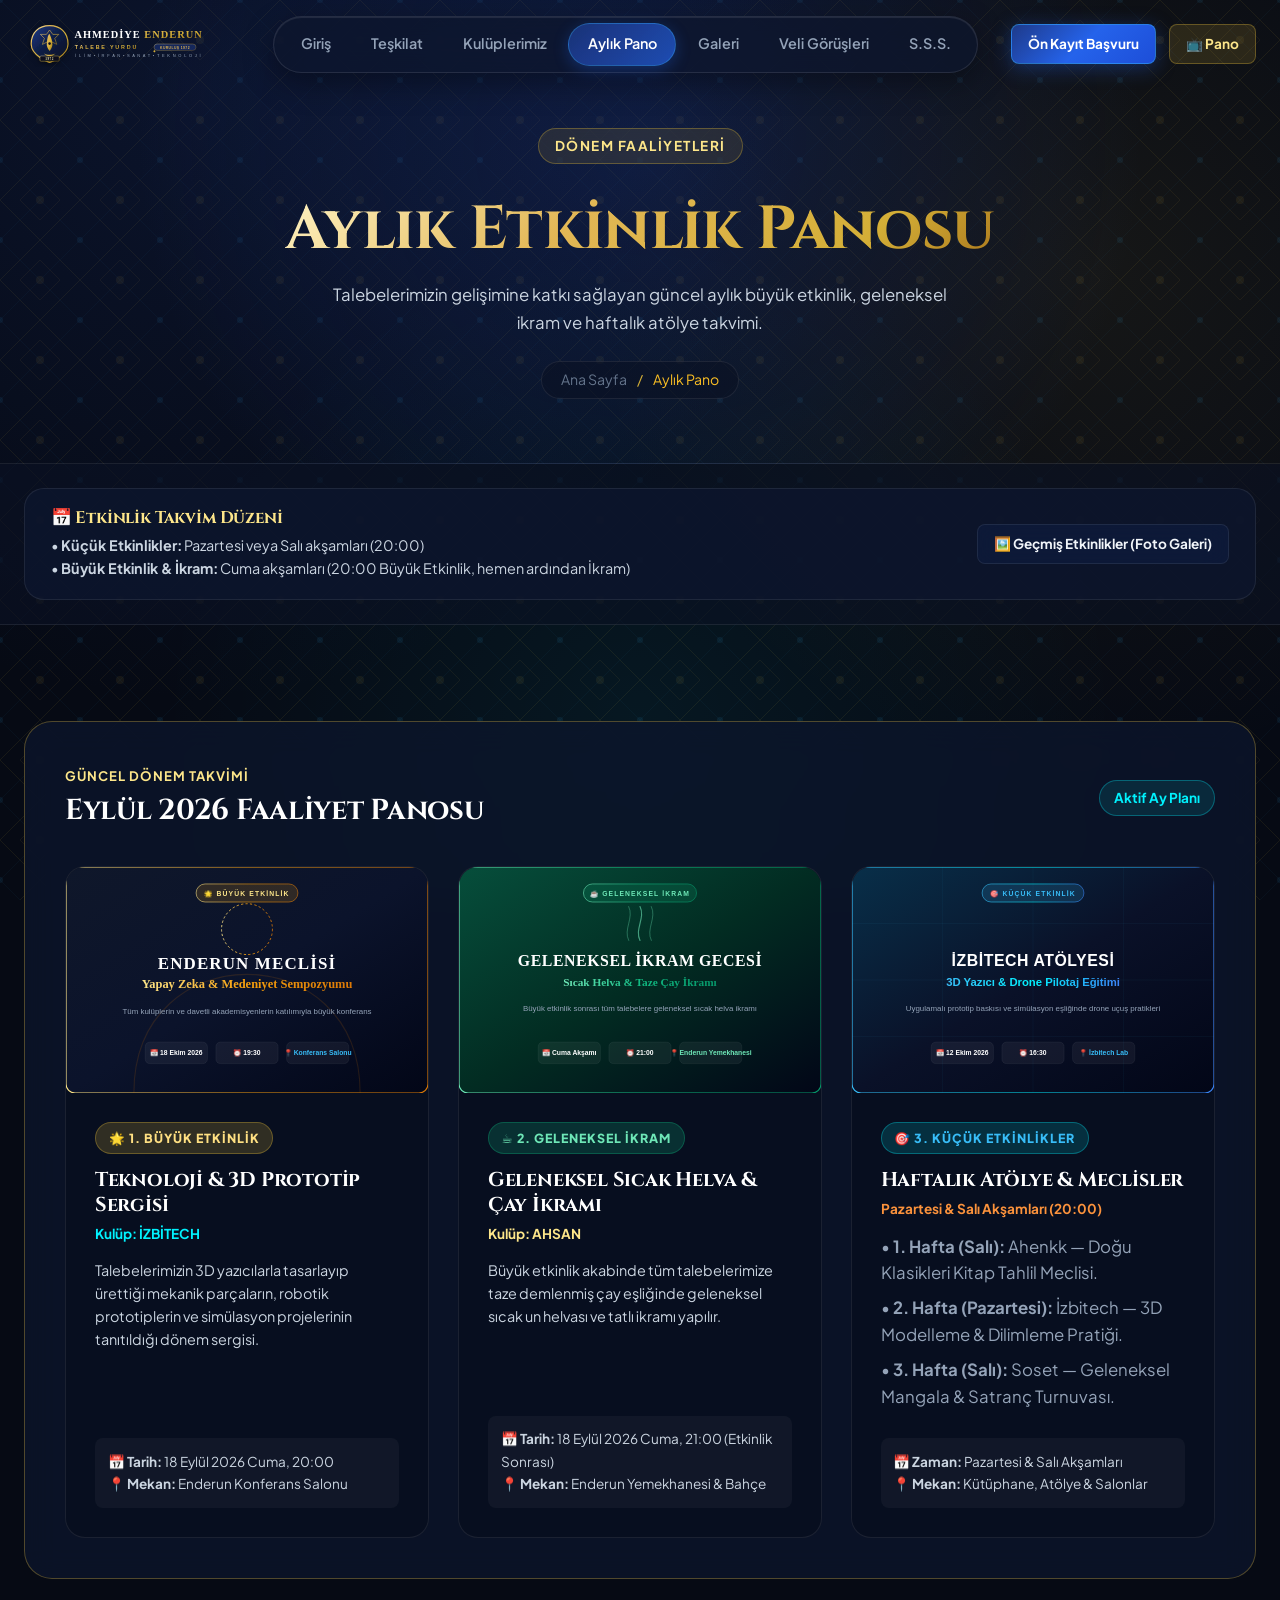
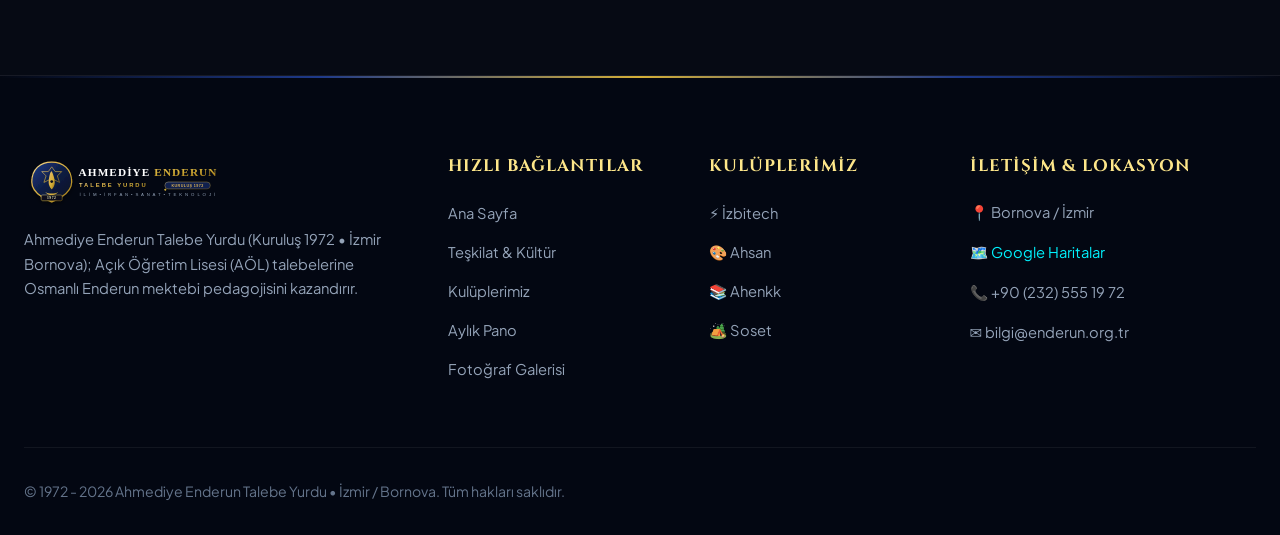
<file: etkinlikler.html>
<!DOCTYPE html>
<html lang="tr">
<head>
  <meta charset="UTF-8">
  <meta name="viewport" content="width=device-width, initial-scale=1.0">
  <title>Aylık Kulüp Etkinlik Panosu | Ahmediye Enderun Talebe Yurdu (İzmir Bornova)</title>
  <meta name="description" content="Ahmediye Enderun Talebe Yurdu güncel aylık etkinlik panosu: Büyük etkinlikler, geleneksel ikram ve haftalık küçük atölyeler.">
  
  <link rel="icon" type="image/svg+xml" href="assets/images/logo.svg">
  <link rel="stylesheet" href="css/style.css">
  <link rel="stylesheet" href="css/components.css">
  <link rel="stylesheet" href="css/responsive.css">
  <script>
    // Akıllı Uzantı Çözücü (.png, .jpeg, .jpg, .webp, .svg otomatik dener)
    window.addEventListener('error', function(e) {
      if (e.target && e.target.tagName === 'IMG') {
        var img = e.target;
        var src = img.getAttribute('src');
        if (!src || src.indexOf('data:') === 0 || src.indexOf('http') === 0) return;
        var exts = ['.png', '.jpeg', '.jpg', '.webp', '.svg'];
        var tried = (img.dataset.triedExts || '').split(',').filter(Boolean);
        var lastDot = src.lastIndexOf('.');
        if (lastDot === -1) return;
        var currentExt = src.substring(lastDot).toLowerCase();
        if (tried.indexOf(currentExt) === -1) tried.push(currentExt);
        var nextExt = null;
        for (var i = 0; i < exts.length; i++) {
          if (tried.indexOf(exts[i]) === -1) { nextExt = exts[i]; break; }
        }
        if (nextExt) {
          tried.push(nextExt);
          img.dataset.triedExts = tried.join(',');
          img.src = src.substring(0, lastDot) + nextExt;
        }
      }
    }, true);
  </script>
</head>
<body>

  <!-- Site Header -->
  <header class="site-header">
    <div class="container nav-wrapper">
      <a href="index.html" class="brand-logo">
        <img src="assets/images/logo.svg" alt="Ahmediye Enderun Logosu">
      </a>
      <div class="nav-pill-container">
        <ul class="nav-links">
          <li><a href="index.html" class="nav-link">Giriş</a></li>
          <li><a href="teskilat.html" class="nav-link">Teşkilat</a></li>
          <li><a href="kulupler.html" class="nav-link">Kulüplerimiz</a></li>
          <li><a href="etkinlikler.html" class="nav-link active">Aylık Pano</a></li>
          <li><a href="galeri.html" class="nav-link">Galeri</a></li>
          <li><a href="veli-gorusleri.html" class="nav-link">Veli Görüşleri</a></li>
          <li><a href="sss.html" class="nav-link">S.S.S.</a></li>
        </ul>
      </div>
      <div class="nav-actions">
        <a href="basvuru.html" class="btn btn-primary btn-sm">Ön Kayıt Başvuru</a>
        <a href="kiosk.html" class="btn btn-kiosk btn-sm" target="_blank">📺 Pano</a>
        <button class="mobile-toggle" aria-label="Menüyü Aç/Kapat">
          <span></span><span></span><span></span>
        </button>
      </div>
    </div>
  </header>

  <!-- Page Banner -->
  <section class="page-banner">
    <div class="container">
      <span class="section-tag">Dönem Faaliyetleri</span>
      <h1 style="color: #fff; margin: 0.8rem 0;"><span class="gold-gradient">Aylık Etkinlik Panosu</span></h1>
      <p style="max-width: 650px; margin: 0 auto; color: #cbd5e1;">
        Talebelerimizin gelişimine katkı sağlayan güncel aylık büyük etkinlik, geleneksel ikram ve haftalık atölye takvimi.
      </p>
      <div class="breadcrumb-nav">
        <a href="index.html">Ana Sayfa</a>
        <span class="breadcrumb-separator">/</span>
        <span style="color: var(--gold-400);">Aylık Pano</span>
      </div>
    </div>
  </section>

  <!-- Schedule Rules Bar -->
  <section style="padding: 1.5rem 0; background: rgba(10, 17, 36, 0.6); border-bottom: 1px solid var(--border-light);">
    <div class="container">
      <div style="background: rgba(13, 22, 45, 0.8); border: 1px solid var(--border-light); border-radius: var(--radius-lg); padding: 1.2rem 1.6rem; display: flex; justify-content: space-between; align-items: center; flex-wrap: wrap; gap: 1rem;">
        <div>
          <h3 style="color: var(--gold-300); font-size: 1.05rem; margin-bottom: 0.3rem;">📅 Etkinlik Takvim Düzeni</h3>
          <p style="color: #cbd5e1; font-size: 0.9rem; margin: 0; line-height: 1.6;">
            • <strong>Küçük Etkinlikler:</strong> Pazartesi veya Salı akşamları (20:00)<br>
            • <strong>Büyük Etkinlik &amp; İkram:</strong> Cuma akşamları (20:00 Büyük Etkinlik, hemen ardından İkram)
          </p>
        </div>
        <div>
          <a href="galeri.html" class="btn btn-secondary btn-sm">
            🖼️ Geçmiş Etkinlikler (Foto Galeri)
          </a>
        </div>
      </div>
    </div>
  </section>

  <!-- Güncel Ay Etkinlikleri -->
  <section class="section-padding">
    <div class="container">
      
      <div class="events-board-wrapper">
        
        <div style="display: flex; justify-content: space-between; align-items: center; margin-bottom: 2rem; flex-wrap: wrap; gap: 1rem;">
          <div>
            <span style="font-size: 0.82rem; color: var(--gold-300); font-weight: 700; text-transform: uppercase; letter-spacing: 1px;">GÜNCEL DÖNEM TAKVİMİ</span>
            <h2 style="color: #fff; font-size: 1.8rem; margin: 0.3rem 0;">Eylül 2026 Faaliyet Panosu</h2>
          </div>
          <span style="background: rgba(0, 242, 254, 0.1); color: var(--cyan-accent); border: 1px solid rgba(0, 242, 254, 0.3); padding: 6px 14px; border-radius: 20px; font-size: 0.85rem; font-weight: 700;">
            Aktif Ay Planı
          </span>
        </div>

        <!-- 3 Sütunlu Güncel Ay Görevleri -->
        <div class="events-assignment-grid" style="display: grid; grid-template-columns: repeat(auto-fit, minmax(320px, 1fr)); gap: 1.8rem;">
          
          <!-- 1. BÜYÜK ETKİNLİK (CUMA AKŞAMI) -->
          <div class="event-card">
            <img src="assets/images/posters/poster-buyuk.svg" alt="Büyük Etkinlik Afişi" class="event-card-img">
            <div class="event-card-body">
              <span class="event-badge badge-grand">🌟 1. BÜYÜK ETKİNLİK</span>
              <h3 style="color: #fff; font-size: 1.25rem; margin-bottom: 0.4rem;">Teknoloji &amp; 3D Prototip Sergisi</h3>
              <div style="color: var(--cyan-accent); font-size: 0.85rem; font-weight: 700; margin-bottom: 0.8rem;">
                Kulüp: İZBİTECH
              </div>
              <p style="color: #cbd5e1; font-size: 0.9rem; line-height: 1.6; margin-bottom: 1.2rem;">
                Talebelerimizin 3D yazıcılarla tasarlayıp ürettiği mekanik parçaların, robotik prototiplerin ve simülasyon projelerinin tanıtıldığı dönem sergisi.
              </p>
              <div style="background: rgba(255,255,255,0.04); padding: 0.8rem; border-radius: 8px; font-size: 0.85rem; color: #cbd5e1; margin-top: auto;">
                <div>📅 <strong>Tarih:</strong> 18 Eylül 2026 Cuma, 20:00</div>
                <div>📍 <strong>Mekan:</strong> Enderun Konferans Salonu</div>
              </div>
            </div>
          </div>

          <!-- 2. GELENEKSEL İKRAM (CUMA AKŞAMI - BÜYÜK ETKİNLİK SONRASI) -->
          <div class="event-card">
            <img src="assets/images/posters/poster-ikram.svg" alt="İkram Afişi" class="event-card-img">
            <div class="event-card-body">
              <span class="event-badge badge-treat">☕ 2. GELENEKSEL İKRAM</span>
              <h3 style="color: #fff; font-size: 1.25rem; margin-bottom: 0.4rem;">Geleneksel Sıcak Helva &amp; Çay İkramı</h3>
              <div style="color: var(--gold-300); font-size: 0.85rem; font-weight: 700; margin-bottom: 0.8rem;">
                Kulüp: AHSAN
              </div>
              <p style="color: #cbd5e1; font-size: 0.9rem; line-height: 1.6; margin-bottom: 1.2rem;">
                Büyük etkinlik akabinde tüm talebelerimize taze demlenmiş çay eşliğinde geleneksel sıcak un helvası ve tatlı ikramı yapılır.
              </p>
              <div style="background: rgba(255,255,255,0.04); padding: 0.8rem; border-radius: 8px; font-size: 0.85rem; color: #cbd5e1; margin-top: auto;">
                <div>📅 <strong>Tarih:</strong> 18 Eylül 2026 Cuma, 21:00 (Etkinlik Sonrası)</div>
                <div>📍 <strong>Mekan:</strong> Enderun Yemekhanesi &amp; Bahçe</div>
              </div>
            </div>
          </div>

          <!-- 3. KÜÇÜK ETKİNLİKLER (PAZARTESİ / SALI AKŞAMLARI) -->
          <div class="event-card">
            <img src="assets/images/posters/poster-kucuk.svg" alt="Küçük Etkinlikler Afişi" class="event-card-img">
            <div class="event-card-body">
              <span class="event-badge badge-small">🎯 3. KÜÇÜK ETKİNLİKLER</span>
              <h3 style="color: #fff; font-size: 1.25rem; margin-bottom: 0.4rem;">Haftalık Atölye &amp; Meclisler</h3>
              <div style="color: #fb923c; font-size: 0.85rem; font-weight: 700; margin-bottom: 0.8rem;">
                Pazartesi &amp; Salı Akşamları (20:00)
              </div>
              <div style="color: #cbd5e1; font-size: 0.88rem; line-height: 1.6; margin-bottom: 1.2rem;">
                <p style="margin-bottom: 0.5rem;">
                  • <strong>1. Hafta (Salı):</strong> Ahenkk — Doğu Klasikleri Kitap Tahlil Meclisi.
                </p>
                <p style="margin-bottom: 0.5rem;">
                  • <strong>2. Hafta (Pazartesi):</strong> İzbitech — 3D Modelleme &amp; Dilimleme Pratiği.
                </p>
                <p style="margin-bottom: 0.5rem;">
                  • <strong>3. Hafta (Salı):</strong> Soset — Geleneksel Mangala &amp; Satranç Turnuvası.
                </p>
              </div>
              <div style="background: rgba(255,255,255,0.04); padding: 0.8rem; border-radius: 8px; font-size: 0.85rem; color: #cbd5e1; margin-top: auto;">
                <div>📅 <strong>Zaman:</strong> Pazartesi &amp; Salı Akşamları</div>
                <div>📍 <strong>Mekan:</strong> Kütüphane, Atölye &amp; Salonlar</div>
              </div>
            </div>
          </div>

        </div>

      </div>

    </div>
  </section>

  <!-- Footer -->
  <footer class="site-footer">
    <div class="container">
      <div class="footer-grid">
        <div class="footer-col footer-about">
          <img src="assets/images/logo.svg" alt="Ahmediye Enderun Logosu">
          <p style="font-size: 0.92rem; color: #94a3b8;">
            Ahmediye Enderun Talebe Yurdu (Kuruluş 1972 • İzmir Bornova); Açık Öğretim Lisesi (AÖL) talebelerine Osmanlı Enderun mektebi pedagojisini kazandırır.
          </p>
        </div>
        <div class="footer-col">
          <h4>Hızlı Bağlantılar</h4>
          <ul class="footer-links">
            <li><a href="index.html">Ana Sayfa</a></li>
            <li><a href="teskilat.html">Teşkilat &amp; Kültür</a></li>
            <li><a href="kulupler.html">Kulüplerimiz</a></li>
            <li><a href="etkinlikler.html">Aylık Pano</a></li>
            <li><a href="galeri.html">Fotoğraf Galerisi</a></li>
          </ul>
        </div>
        <div class="footer-col">
          <h4>Kulüplerimiz</h4>
          <ul class="footer-links">
            <li><a href="kulupler.html#izbitech">⚡ İzbitech</a></li>
            <li><a href="kulupler.html#ahsan">🎨 Ahsan</a></li>
            <li><a href="kulupler.html#ahenkk">📚 Ahenkk</a></li>
            <li><a href="kulupler.html#soset">🏕️ Soset</a></li>
          </ul>
        </div>
        <div class="footer-col">
          <h4>İletişim &amp; Lokasyon</h4>
          <div class="footer-contact-item"><span>📍 Bornova / İzmir</span></div>
          <div class="footer-contact-item"><span>🗺️ <a href="https://share.google/NlF2BBn75qU1keAN2" target="_blank" style="color: var(--cyan-accent);">Google Haritalar</a></span></div>
          <div class="footer-contact-item"><span>📞 +90 (232) 555 19 72</span></div>
          <div class="footer-contact-item"><span>✉️ bilgi@enderun.org.tr</span></div>
        </div>
      </div>
      <div class="footer-bottom">
        <div>© 1972 - 2026 Ahmediye Enderun Talebe Yurdu • İzmir / Bornova. Tüm hakları saklıdır.</div>
      </div>
    </div>
  </footer>

  <script src="js/main.js"></script>
</body>
</html>
</file>
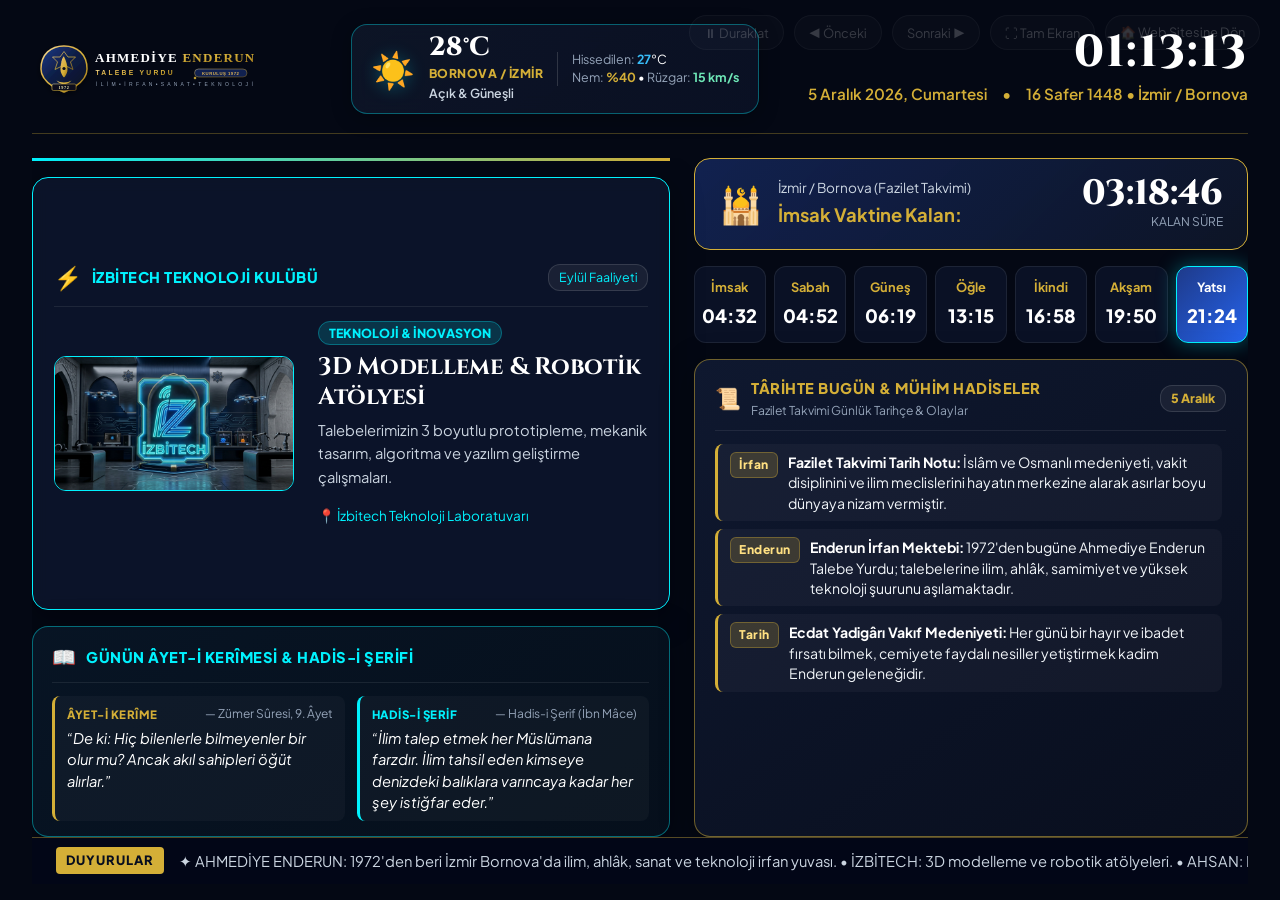
<file: kiosk.html>
<!DOCTYPE html>
<html lang="tr">
<head>
  <meta charset="UTF-8">
  <meta name="viewport" content="width=device-width, initial-scale=1.0">
  <title>Dijital Pano (TV Kiosk Modu) | Ahmediye Enderun Talebe Yurdu (İzmir Bornova)</title>
  <meta name="description" content="Ahmediye Enderun Talebe Yurdu lobi ve koridor TV ekranları için canlı dijital pano ve faaliyet akışı.">
  
  <link rel="icon" type="image/svg+xml" href="assets/images/logo.svg">
  <link rel="stylesheet" href="css/style.css">
  <link rel="stylesheet" href="css/kiosk.css">
  <script>
    // Akıllı Uzantı Çözücü (.png, .jpeg, .jpg, .webp, .svg otomatik dener)
    window.addEventListener('error', function(e) {
      if (e.target && e.target.tagName === 'IMG') {
        var img = e.target;
        var src = img.getAttribute('src');
        if (!src || src.indexOf('data:') === 0 || src.indexOf('http') === 0) return;
        var exts = ['.png', '.jpeg', '.jpg', '.webp', '.svg'];
        var tried = (img.dataset.triedExts || '').split(',').filter(Boolean);
        var lastDot = src.lastIndexOf('.');
        if (lastDot === -1) return;
        var currentExt = src.substring(lastDot).toLowerCase();
        if (tried.indexOf(currentExt) === -1) tried.push(currentExt);
        var nextExt = null;
        for (var i = 0; i < exts.length; i++) {
          if (tried.indexOf(exts[i]) === -1) { nextExt = exts[i]; break; }
        }
        if (nextExt) {
          tried.push(nextExt);
          img.dataset.triedExts = tried.join(',');
          img.src = src.substring(0, lastDot) + nextExt;
        }
      }
    }, true);
  </script>
  <style>
    .k-slide-item {
      display: none;
      animation: fadeInDown 0.5s ease forwards;
      flex: 1;
      min-height: 0;
    }
    .k-slide-item.active {
      display: flex;
      flex-direction: column;
    }
    .k-slide-item .k-events-box {
      flex: 1;
      justify-content: center;
    }
    .k-ticker-wrap {
      background: #020617;
      border-top: 1.5px solid rgba(212, 175, 55, 0.4);
      padding: 0.6rem 1.5rem;
      display: flex;
      align-items: center;
      gap: 15px;
      overflow: hidden;
      white-space: nowrap;
    }
    .k-ticker-label {
      background: var(--k-gold);
      color: #070d1f;
      font-weight: 800;
      font-size: 0.8rem;
      padding: 3px 10px;
      border-radius: 4px;
      flex-shrink: 0;
      letter-spacing: 1px;
    }
    .k-ticker-text {
      color: #cbd5e1;
      font-size: 0.92rem;
      display: inline-block;
      animation: tickerSlide 25s linear infinite;
    }
    @keyframes tickerSlide {
      0% { transform: translateX(100%); }
      100% { transform: translateX(-100%); }
    }
    .k-progress-line {
      height: 3px;
      background: rgba(255,255,255,0.1);
      width: 100%;
      position: relative;
    }
    .k-progress-bar {
      height: 100%;
      background: linear-gradient(90deg, var(--k-cyan), var(--k-gold));
      width: 0%;
    }
  </style>
</head>
<body class="kiosk-body">

  <!-- Floating Screen Controls -->
  <div class="k-controls">
    <button id="kPauseBtn" class="k-ctrl-btn">⏸ Duraklat</button>
    <button onclick="window.kioskPrevSlide()" class="k-ctrl-btn">◀ Önceki</button>
    <button onclick="window.kioskNextSlide()" class="k-ctrl-btn">Sonraki ▶</button>
    <button id="kFsBtn" class="k-ctrl-btn">⛶ Tam Ekran</button>
    <a href="index.html" class="k-ctrl-btn" style="text-decoration: none;">🏠 Web Sitesine Dön</a>
  </div>

  <div class="kiosk-frame">
    
    <!-- Kiosk Header -->
    <header class="k-header">
      <div class="k-logo-wrap">
        <img src="assets/images/logo.svg" alt="Ahmediye Enderun Logosu" class="k-logo">
      </div>

      <!-- Live Bornova Weather Widget (Open-Meteo Ücretsiz API) -->
      <div class="k-weather-wrap" id="kWeatherWrap" title="Bornova / İzmir Canlı Hava Durumu">
        <div class="k-weather-icon" id="kWeatherIcon">🌤️</div>
        <div class="k-weather-info">
          <div class="k-weather-temp"><span id="kWeatherTemp">--</span>°C</div>
          <div class="k-weather-details">
            <span class="k-weather-city">Bornova / İzmir</span>
            <span id="kWeatherDesc" class="k-weather-desc">Hava Durumu Alınıyor...</span>
          </div>
        </div>
        <div class="k-weather-sub">
          <div><span style="color: #94a3b8;">Hissedilen:</span> <strong id="kWeatherApparent" style="color: #38bdf8;">--</strong>°C</div>
          <div><span style="color: #94a3b8;">Nem:</span> <strong id="kWeatherHumidity" style="color: var(--k-gold);">%--</strong> • <span style="color: #94a3b8;">Rüzgar:</span> <strong id="kWeatherWind" style="color: #6ee7b7;">-- km/s</strong></div>
        </div>
      </div>

      <!-- Live Clock & Dual Dates (İzmir / Bornova) -->
      <div class="k-clock-wrap">
        <div id="kClock" class="k-clock">--:--:--</div>
        <div class="k-dates">
          <span id="kDateGregorian">Yükleniyor...</span>
          <span>•</span>
          <span id="kDateHijri">16 Safer 1448 • İzmir / Bornova</span>
        </div>
      </div>
    </header>

    <!-- Kiosk Main Grid Body -->
    <main class="k-body">
      
      <!-- Left Column: Rotating Slides (4 İhtisas Kulübü & İkram) -->
      <div class="k-col-left">
        
        <div class="k-progress-line">
          <div id="kSlideProgress" class="k-progress-bar"></div>
        </div>

        <!-- Slide 1: İzbitech -->
        <div class="k-slide-item active">
          <div class="k-events-box" style="border-color: var(--k-cyan);">
            <div class="k-events-head">
              <span style="font-size: 1.4rem;">⚡</span>
              <span class="k-events-title" style="color: var(--k-cyan);">İZBİTECH TEKNOLOJİ KULÜBÜ</span>
              <span class="k-events-month" style="color: var(--k-cyan);">Eylül Faaliyeti</span>
            </div>
            <div style="display: flex; gap: 1.5rem; align-items: center;">
              <img src="assets/images/izbitech_wallpaper.jpg" alt="İzbitech Lab" style="width: 240px; border-radius: 12px; border: 1px solid var(--k-cyan); aspect-ratio: 16/9; object-fit: cover;">
              <div>
                <span style="background: rgba(0, 242, 254, 0.15); color: var(--k-cyan); border: 1px solid rgba(0, 242, 254, 0.3); padding: 3px 10px; border-radius: 20px; font-size: 0.78rem; font-weight: 800;">
                  TEKNOLOJİ &amp; İNOVASYON
                </span>
                <h2 style="font-size: 1.5rem; color: #fff; margin: 0.4rem 0;">3D Modelleme &amp; Robotik Atölyesi</h2>
                <p style="font-size: 0.92rem; color: #cbd5e1; line-height: 1.6;">
                  Talebelerimizin 3 boyutlu prototipleme, mekanik tasarım, algoritma ve yazılım geliştirme çalışmaları.
                </p>
                <div style="margin-top: 1rem; font-size: 0.85rem; color: var(--k-cyan);">📍 İzbitech Teknoloji Laboratuvarı</div>
              </div>
            </div>
          </div>
        </div>

        <!-- Slide 2: Ahsan - Geleneksel İkram -->
        <div class="k-slide-item">
          <div class="k-events-box" style="border-color: var(--k-gold);">
            <div class="k-events-head">
              <span style="font-size: 1.4rem;">☕</span>
              <span class="k-events-title" style="color: var(--k-gold);">GELENEKSEL İKRAM GECESİ</span>
              <span class="k-events-month" style="color: var(--k-gold);">Cuma Akşamı</span>
            </div>
            <div style="display: flex; gap: 1.5rem; align-items: center;">
              <img src="assets/images/posters/poster-ikram.svg" alt="İkram Afişi" style="width: 220px; border-radius: 12px; border: 1px solid var(--k-gold);">
              <div>
                <span style="background: rgba(212, 175, 55, 0.15); color: var(--k-gold); border: 1px solid var(--k-gold-border); padding: 3px 10px; border-radius: 20px; font-size: 0.78rem; font-weight: 800;">
                  GELENEKSEL İKRAM
                </span>
                <h2 style="font-size: 1.5rem; color: #fff; margin: 0.4rem 0;">Sıcak Helva &amp; Çay İkramı</h2>
                <p style="font-size: 0.92rem; color: #cbd5e1; line-height: 1.6;">
                  Büyük etkinlik akabinde tüm talebelerimize taze demlenmiş çay eşliğinde geleneksel sıcak helva ve tatlı ikramı yapılır.
                </p>
                <div style="margin-top: 1rem; font-size: 0.85rem; color: var(--k-gold);">📍 Enderun Yemekhanesi &amp; Bahçe</div>
              </div>
            </div>
          </div>
        </div>

        <!-- Slide 3: Ahenkk Edebiyat -->
        <div class="k-slide-item">
          <div class="k-events-box" style="border-color: #fb923c;">
            <div class="k-events-head">
              <span style="font-size: 1.4rem;">📚</span>
              <span class="k-events-title" style="color: #fb923c;">AHENKK EDEBİYAT KULÜBÜ</span>
              <span class="k-events-month" style="color: #fb923c;">Eylül Faaliyeti</span>
            </div>
            <div style="display: flex; gap: 1.5rem; align-items: center;">
              <img src="assets/images/clubs/ahenkk.png" alt="Ahenkk" style="width: 180px; padding: 10px;">
              <div>
                <span style="background: rgba(251, 146, 60, 0.15); color: #fb923c; border: 1px solid rgba(251, 146, 60, 0.3); padding: 3px 10px; border-radius: 20px; font-size: 0.78rem; font-weight: 800;">
                  EDEBİYAT &amp; FİKİR
                </span>
                <h2 style="font-size: 1.5rem; color: #fff; margin: 0.4rem 0;">Kitap Tahlil Meclisi &amp; Münazara</h2>
                <p style="font-size: 0.92rem; color: #cbd5e1; line-height: 1.6;">
                  Doğu ve Batı klasiklerinin derinlemesine tahlilleri, deneme yazarlığı ve münazara ligi hazırlıkları.
                </p>
                <div style="margin-top: 1rem; font-size: 0.85rem; color: #fb923c;">📍 Enderun Kütüphanesi</div>
              </div>
            </div>
          </div>
        </div>

        <!-- Slide 4: Soset Doğa -->
        <div class="k-slide-item">
          <div class="k-events-box" style="border-color: #10b981;">
            <div class="k-events-head">
              <span style="font-size: 1.4rem;">🏕️</span>
              <span class="k-events-title" style="color: #34d399;">SOSET DOĞA &amp; SPOR KULÜBÜ</span>
              <span class="k-events-month" style="color: #34d399;">Eylül Faaliyeti</span>
            </div>
            <div style="display: flex; gap: 1.5rem; align-items: center;">
              <img src="assets/images/clubs/soset.png" alt="Soset" style="width: 180px; padding: 10px;">
              <div>
                <span style="background: rgba(16, 185, 129, 0.15); color: #34d399; border: 1px solid rgba(16, 185, 129, 0.3); padding: 3px 10px; border-radius: 20px; font-size: 0.78rem; font-weight: 800;">
                  DOĞA &amp; SPOR
                </span>
                <h2 style="font-size: 1.5rem; color: #fff; margin: 0.4rem 0;">Homeros Vadisi Doğa Yürüyüşü</h2>
                <p style="font-size: 0.92rem; color: #cbd5e1; line-height: 1.6;">
                  Hafta sonu doğa yürüyüşü, çevre bilinci ve geleneksel masa tenisi/futsal spor müsabakaları.
                </p>
                <div style="margin-top: 1rem; font-size: 0.85rem; color: #34d399;">📍 Homeros Vadisi / Bornova</div>
              </div>
            </div>
          </div>
        </div>

        <!-- ÂYET-İ KERÎME & HADİS-İ ŞERİF BÖLÜMÜ (ETKİNLİKLERİN ALTINDA) -->
        <div class="k-events-box k-wisdom-box">
          <div class="k-events-head">
            <span style="font-size: 1.2rem;">📖</span>
            <span class="k-events-title" style="color: var(--k-cyan);">GÜNÜN ÂYET-İ KERÎMESİ &amp; HADİS-İ ŞERİFİ</span>
          </div>
          
          <div class="k-wisdom-container">
            <!-- Ayet-i Kerime -->
            <div class="k-wisdom-card k-card-ayah">
              <div class="k-wisdom-header">
                <span class="k-wisdom-badge ayah">ÂYET-İ KERÎME</span>
                <span class="k-wisdom-ref" id="kAyahRef">— Zümer Sûresi, 9. Âyet</span>
              </div>
              <p class="k-wisdom-text" id="kAyahText">
                “De ki: Hiç bilenlerle bilmeyenler bir olur mu? Ancak akıl sahipleri öğüt alırlar.”
              </p>
            </div>

            <!-- Hadis-i Serif -->
            <div class="k-wisdom-card k-card-hadith">
              <div class="k-wisdom-header">
                <span class="k-wisdom-badge hadith">HADİS-İ ŞERİF</span>
                <span class="k-wisdom-ref" id="kHadithRef">— Hadis-i Şerif (İbn Mâce)</span>
              </div>
              <p class="k-wisdom-text" id="kHadithText">
                “İlim talep etmek her Müslümana farzdır. İlim tahsil eden kimseye denizdeki balıklara varıncaya kadar her şey istiğfar eder.”
              </p>
            </div>
          </div>
        </div>

      </div>

      <!-- Right Column: Prayer Times & Daily History (Fazilet) -->
      <div class="k-col-right">
        
        <!-- Prayer Countdown (İzmir / Bornova - Fazilet Takvimi) -->
        <div class="k-countdown">
          <div class="k-countdown-left">
            <span class="k-mosque-icon">🕌</span>
            <div>
              <div class="k-city-label" id="kPrayerSource">İzmir / Bornova (Fazilet Takvimi)</div>
              <div id="kNextPrayerName" class="k-next-label">Vaktine Kalan:</div>
            </div>
          </div>
          <div class="k-countdown-right">
            <div id="kCountdownDigits" class="k-digits">00:00:00</div>
            <div class="k-kaldi">Kalan Süre</div>
          </div>
        </div>

        <!-- Prayer Grid (7 Vakit: İmsak, Sabah, Güneş, Öğle, İkindi, Akşam, Yatsı) -->
        <div class="k-prayer-grid">
          <div class="k-prayer-card" id="pCard-imsak">
            <div class="k-prayer-name">İmsak</div>
            <div class="k-prayer-time">04:32</div>
          </div>
          <div class="k-prayer-card" id="pCard-sabah">
            <div class="k-prayer-name">Sabah</div>
            <div class="k-prayer-time">04:52</div>
          </div>
          <div class="k-prayer-card" id="pCard-gunes">
            <div class="k-prayer-name">Güneş</div>
            <div class="k-prayer-time">06:19</div>
          </div>
          <div class="k-prayer-card active" id="pCard-ogle">
            <div class="k-prayer-name">Öğle</div>
            <div class="k-prayer-time">13:15</div>
          </div>
          <div class="k-prayer-card" id="pCard-ikindi">
            <div class="k-prayer-name">İkindi</div>
            <div class="k-prayer-time">16:58</div>
          </div>
          <div class="k-prayer-card" id="pCard-aksam">
            <div class="k-prayer-name">Akşam</div>
            <div class="k-prayer-time">19:50</div>
          </div>
          <div class="k-prayer-card" id="pCard-yatsi">
            <div class="k-prayer-name">Yatsı</div>
            <div class="k-prayer-time">21:24</div>
          </div>
        </div>

        <!-- FAZİLET TAKVİMİ — TÂRİHTE BUGÜN & GÜNÜN ÖNEMLİ OLAYLARI -->
        <div class="k-events-box k-history-box" id="kHistoryBox">
          <div class="k-events-head">
            <span style="font-size: 1.3rem;">📜</span>
            <div style="display: flex; flex-direction: column;">
              <span class="k-events-title" style="color: var(--k-gold); letter-spacing: 0.5px;">TÂRİHTE BUGÜN &amp; MÜHİM HADİSELER</span>
              <span style="font-size: 0.76rem; color: #94a3b8;">Fazilet Takvimi Günlük Tarihçe &amp; Olaylar</span>
            </div>
            <span class="k-events-month" id="kHistoryDateBadge" style="color: var(--k-gold); font-weight: 800;">Bugün</span>
          </div>
          
          <!-- Dynamic Events Container -->
          <div class="k-history-list" id="kHistoryContainer">
            <div class="k-history-loading">
              <span>⏳ Fazilet Takvimi tarihî olayları yükleniyor...</span>
            </div>
          </div>
        </div>

      </div>

    </main>

    <!-- Bottom Ticker -->
    <div class="k-ticker-wrap">
      <span class="k-ticker-label">DUYURULAR</span>
      <div class="k-ticker-text">
        ✦ AHMEDİYE ENDERUN: 1972'den beri İzmir Bornova'da ilim, ahlâk, sanat ve teknoloji irfan yuvası. • İZBİTECH: 3D modelleme ve robotik atölyeleri. • AHSAN: Hüsn-i hat ve ebru çalışmaları. • AHENKK: Kitap tahlil meclisleri ve münazara ligi. • SOSET: Doğa kampları ve spor ligleri.
      </div>
    </div>

  </div>

  <script src="js/kiosk.js"></script>
</body>
</html>
</file>
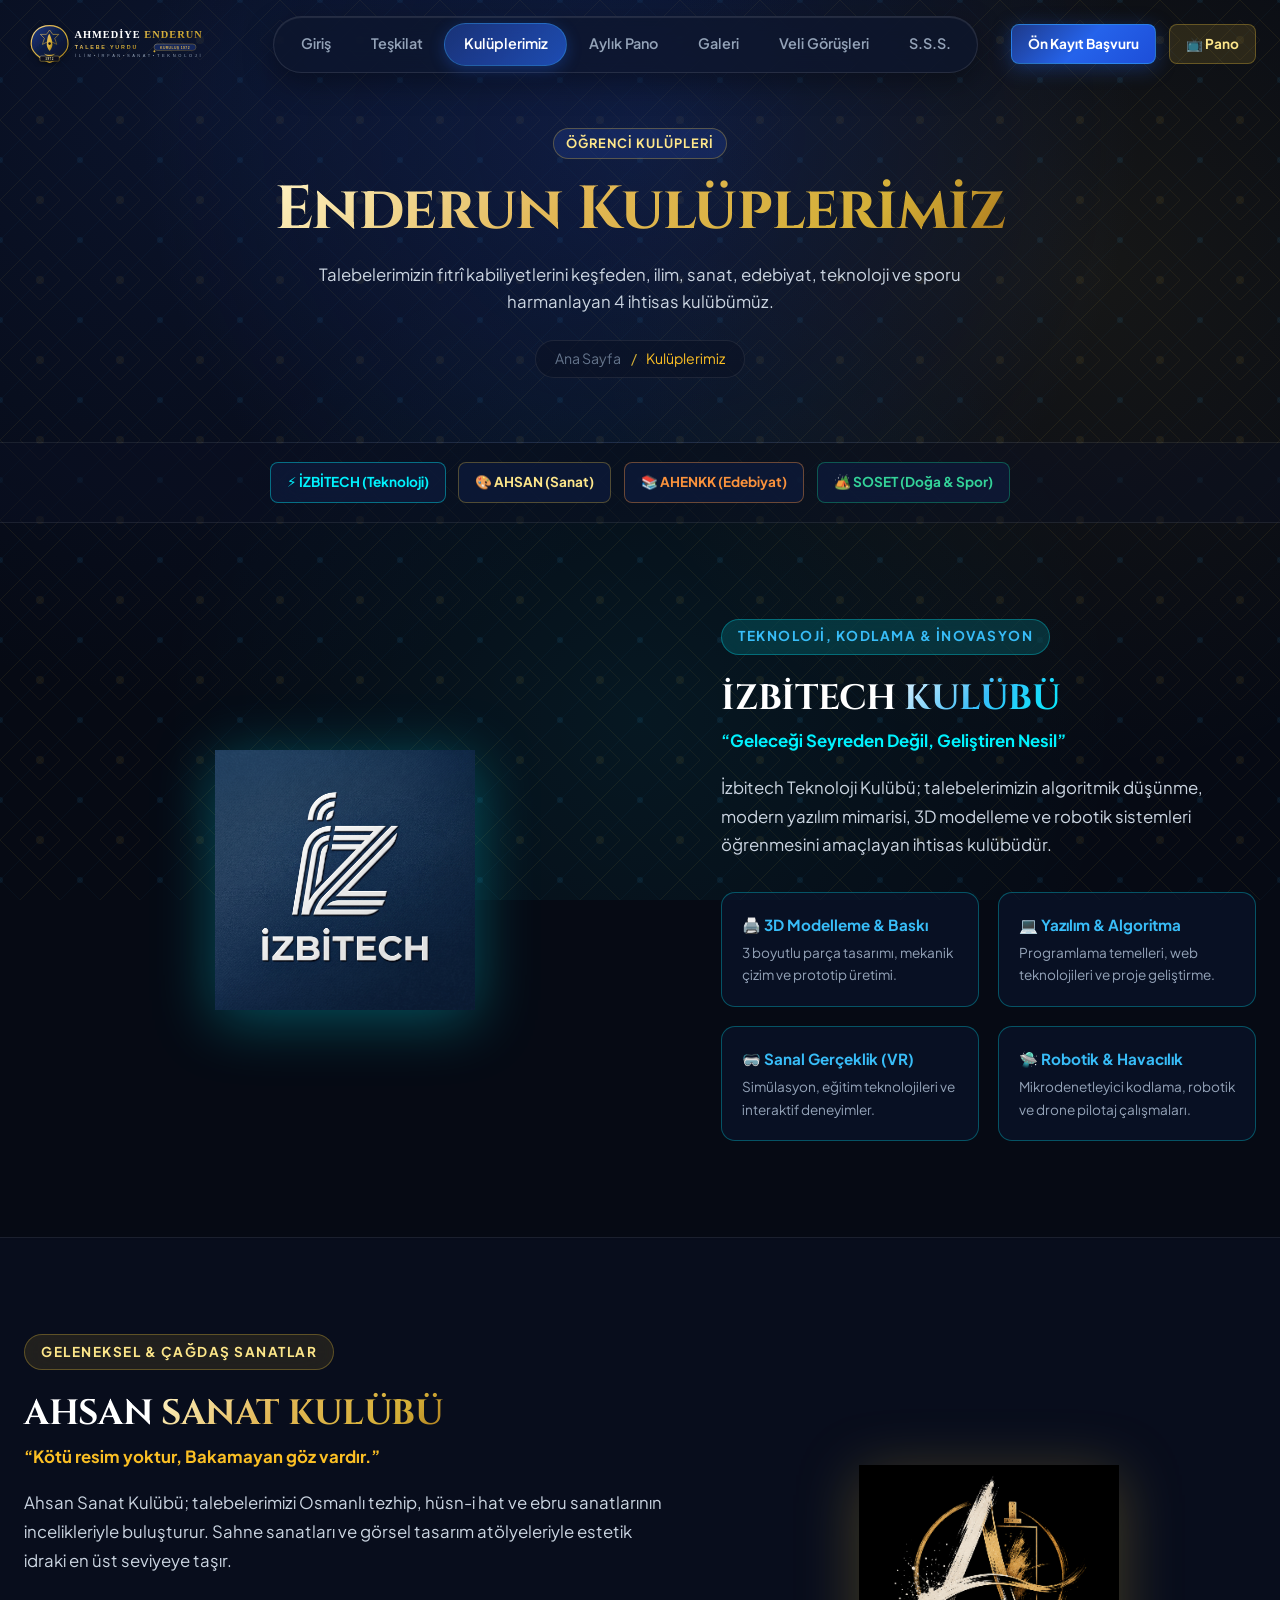
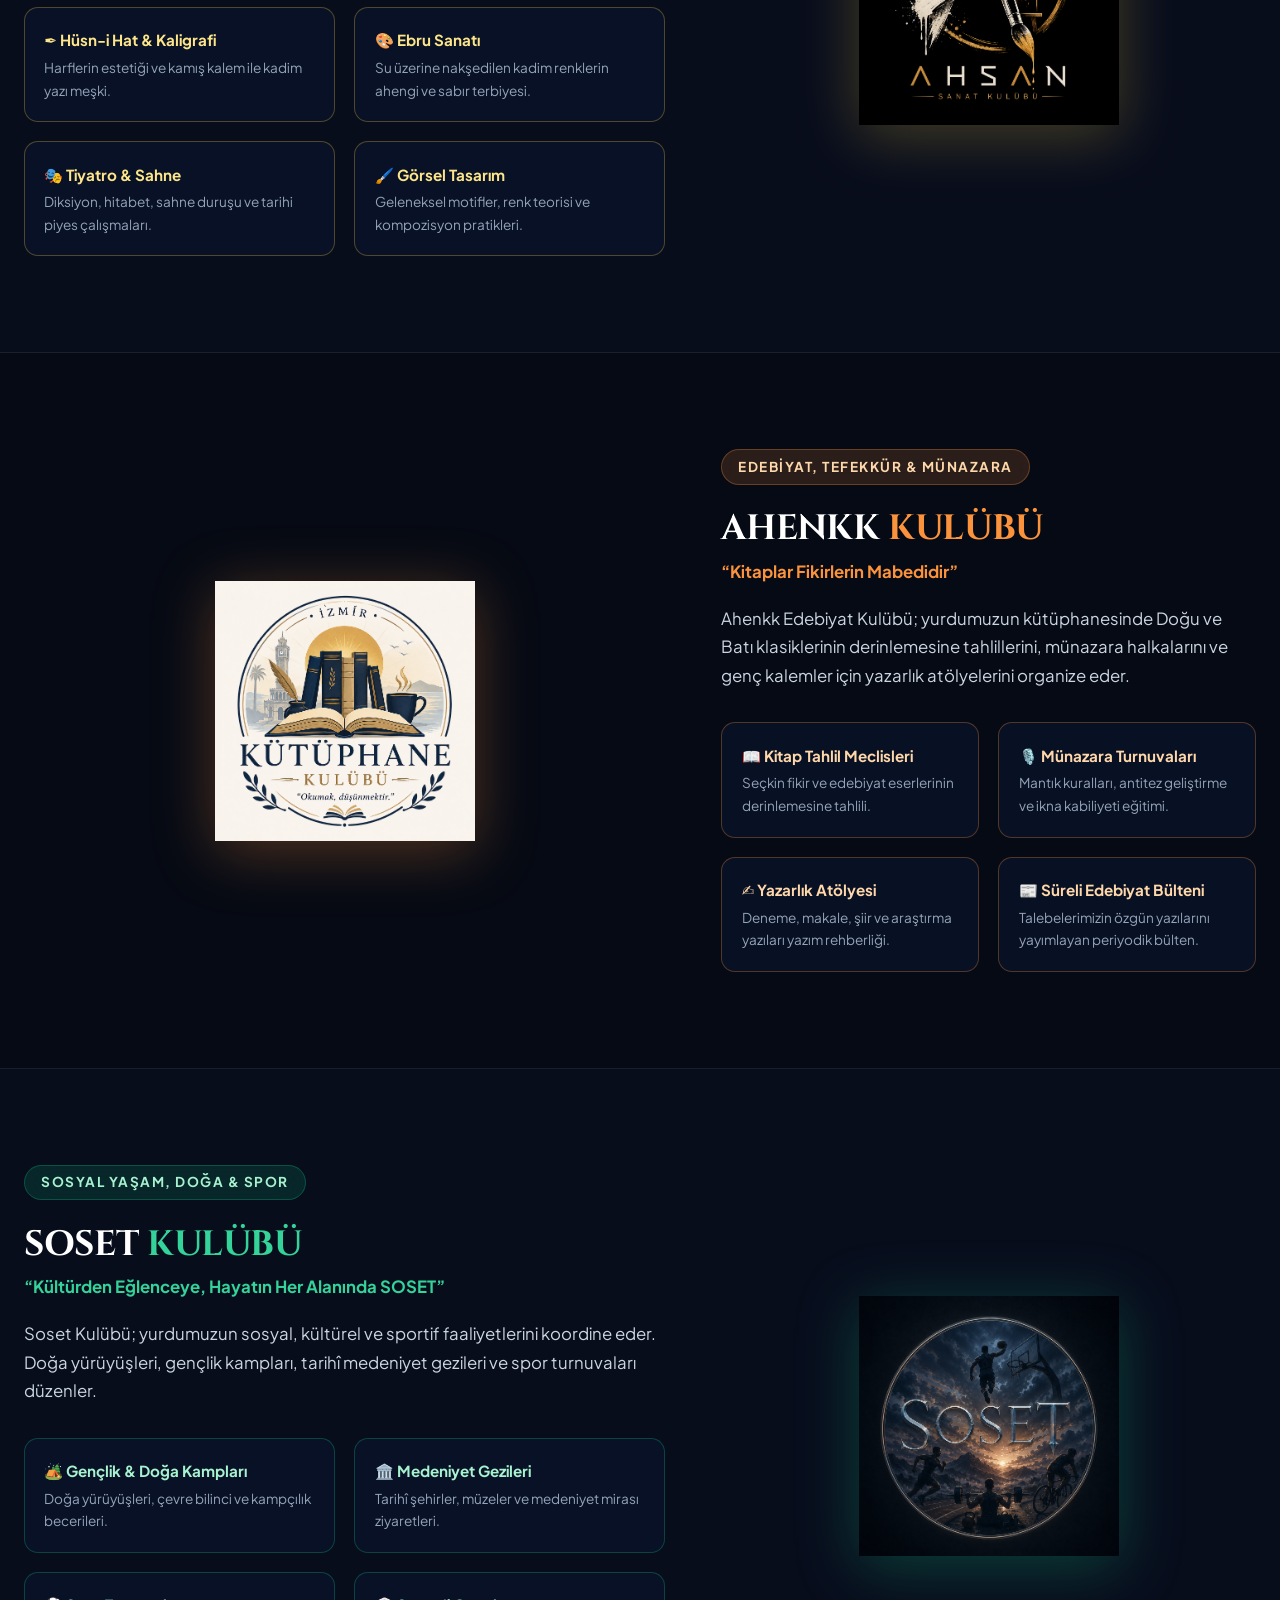
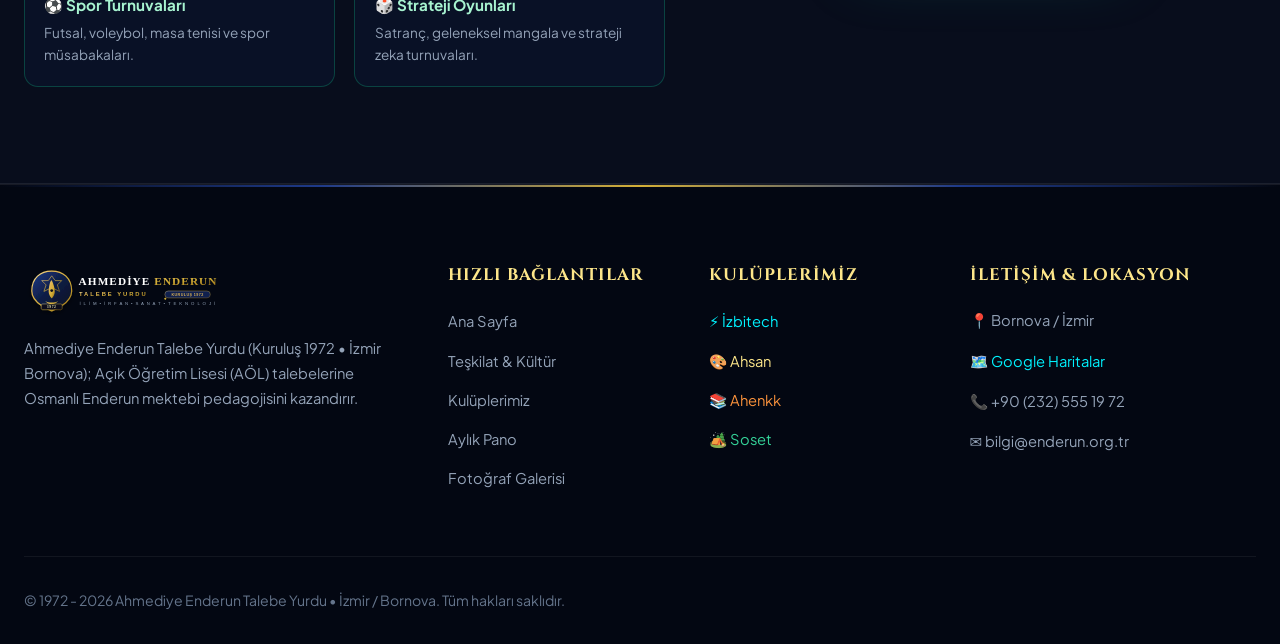
<file: kulupler.html>
<!DOCTYPE html>
<html lang="tr">
<head>
  <meta charset="UTF-8">
  <meta name="viewport" content="width=device-width, initial-scale=1.0">
  <title>Kulüplerimiz | Ahmediye Enderun Talebe Yurdu (İzmir Bornova)</title>
  <meta name="description" content="Ahmediye Enderun Talebe Yurdu bünyesindeki 4 kulüp: İzbitech Teknoloji, Ahsan Sanat, Ahenkk Edebiyat ve Soset Doğa & Spor.">
  
  <link rel="icon" type="image/svg+xml" href="assets/images/logo.svg">
  <link rel="stylesheet" href="css/style.css">
  <link rel="stylesheet" href="css/components.css">
  <link rel="stylesheet" href="css/responsive.css">
  <script>
    // Akıllı Uzantı Çözücü (.png, .jpeg, .jpg, .webp, .svg otomatik dener)
    window.addEventListener('error', function(e) {
      if (e.target && e.target.tagName === 'IMG') {
        var img = e.target;
        var src = img.getAttribute('src');
        if (!src || src.indexOf('data:') === 0 || src.indexOf('http') === 0) return;
        var exts = ['.png', '.jpeg', '.jpg', '.webp', '.svg'];
        var tried = (img.dataset.triedExts || '').split(',').filter(Boolean);
        var lastDot = src.lastIndexOf('.');
        if (lastDot === -1) return;
        var currentExt = src.substring(lastDot).toLowerCase();
        if (tried.indexOf(currentExt) === -1) tried.push(currentExt);
        var nextExt = null;
        for (var i = 0; i < exts.length; i++) {
          if (tried.indexOf(exts[i]) === -1) { nextExt = exts[i]; break; }
        }
        if (nextExt) {
          tried.push(nextExt);
          img.dataset.triedExts = tried.join(',');
          img.src = src.substring(0, lastDot) + nextExt;
        }
      }
    }, true);
  </script>
</head>
<body>

  <!-- Site Header -->
  <header class="site-header">
    <div class="container nav-wrapper">
      <a href="index.html" class="brand-logo">
        <img src="assets/images/logo.svg" alt="Ahmediye Enderun Logosu">
      </a>
      <div class="nav-pill-container">
        <ul class="nav-links">
          <li><a href="index.html" class="nav-link">Giriş</a></li>
          <li><a href="teskilat.html" class="nav-link">Teşkilat</a></li>
          <li><a href="kulupler.html" class="nav-link active">Kulüplerimiz</a></li>
          <li><a href="etkinlikler.html" class="nav-link">Aylık Pano</a></li>
          <li><a href="galeri.html" class="nav-link">Galeri</a></li>
          <li><a href="veli-gorusleri.html" class="nav-link">Veli Görüşleri</a></li>
          <li><a href="sss.html" class="nav-link">S.S.S.</a></li>
        </ul>
      </div>
      <div class="nav-actions">
        <a href="basvuru.html" class="btn btn-primary btn-sm">Ön Kayıt Başvuru</a>
        <a href="kiosk.html" class="btn btn-kiosk btn-sm" target="_blank">📺 Pano</a>
        <button class="mobile-toggle" aria-label="Menüyü Aç/Kapat">
          <span></span><span></span><span></span>
        </button>
      </div>
    </div>
  </header>

  <!-- Page Banner -->
  <section class="page-banner">
    <div class="container">
      <span class="badge-1972">ÖĞRENCİ KULÜPLERİ</span>
      <h1 style="color: #fff; margin: 0.8rem 0;"><span class="gold-gradient">Enderun Kulüplerimiz</span></h1>
      <p style="max-width: 650px; margin: 0 auto; color: #cbd5e1;">
        Talebelerimizin fıtrî kabiliyetlerini keşfeden, ilim, sanat, edebiyat, teknoloji ve sporu harmanlayan 4 ihtisas kulübümüz.
      </p>
      <div class="breadcrumb-nav">
        <a href="index.html">Ana Sayfa</a>
        <span class="breadcrumb-separator">/</span>
        <span style="color: var(--gold-400);">Kulüplerimiz</span>
      </div>
    </div>
  </section>

  <!-- Quick Navigation Pills -->
  <section style="padding: 1.2rem 0; background: rgba(10, 17, 36, 0.4); border-bottom: 1px solid var(--border-light);">
    <div class="container" style="display: flex; justify-content: center; gap: 0.8rem; flex-wrap: wrap;">
      <a href="#izbitech" class="btn btn-secondary btn-sm" style="border-color: rgba(0, 242, 254, 0.4); color: var(--cyan-accent);">⚡ İZBİTECH (Teknoloji)</a>
      <a href="#ahsan" class="btn btn-secondary btn-sm" style="border-color: var(--gold-border); color: var(--gold-300);">🎨 AHSAN (Sanat)</a>
      <a href="#ahenkk" class="btn btn-secondary btn-sm" style="border-color: rgba(251, 146, 60, 0.4); color: #fb923c;">📚 AHENKK (Edebiyat)</a>
      <a href="#soset" class="btn btn-secondary btn-sm" style="border-color: rgba(16, 185, 129, 0.4); color: #34d399;">🏕️ SOSET (Doğa &amp; Spor)</a>
    </div>
  </section>

  <!-- ═══════════════════════════════════════════
       1. İZBİTECH KULÜBÜ (TEKNOLOJİ)
       ═══════════════════════════════════════════ -->
  <section id="izbitech" class="section-padding">
    <div class="container">
      <div class="spotlight-grid">
        <div style="text-align: center;">
          <img src="assets/images/clubs/izbitech.png" alt="İzbitech Kulübü Logosu" style="max-width: 260px; margin: 0 auto; filter: drop-shadow(0 10px 30px rgba(0,242,254,0.3));">
        </div>

        <div>
          <span class="section-tag" style="background: rgba(0, 242, 254, 0.15); border-color: rgba(0, 242, 254, 0.3); color: #38bdf8;">Teknoloji, Kodlama &amp; İnovasyon</span>
          <h2 style="font-size: 2.2rem; color: #fff; margin: 0.4rem 0;">
            İZBİTECH <span class="cyan-gradient">KULÜBÜ</span>
          </h2>
          <div style="color: var(--cyan-accent); font-weight: 700; font-size: 1.05rem; margin-bottom: 1.2rem;">
            “Geleceği Seyreden Değil, Geliştiren Nesil”
          </div>

          <p style="color: #cbd5e1; line-height: 1.7; margin-bottom: 1.2rem;">
            İzbitech Teknoloji Kulübü; talebelerimizin algoritmik düşünme, modern yazılım mimarisi, 3D modelleme ve robotik sistemleri öğrenmesini amaçlayan ihtisas kulübüdür.
          </p>

          <div class="hardware-inventory-grid">
            <div class="hardware-item" style="border-color: rgba(0, 242, 254, 0.3);">
              <strong style="color: #38bdf8;">🖨️ 3D Modelleme &amp; Baskı</strong>
              <p>3 boyutlu parça tasarımı, mekanik çizim ve prototip üretimi.</p>
            </div>
            <div class="hardware-item" style="border-color: rgba(0, 242, 254, 0.3);">
              <strong style="color: #38bdf8;">💻 Yazılım &amp; Algoritma</strong>
              <p>Programlama temelleri, web teknolojileri ve proje geliştirme.</p>
            </div>
            <div class="hardware-item" style="border-color: rgba(0, 242, 254, 0.3);">
              <strong style="color: #38bdf8;">🥽 Sanal Gerçeklik (VR)</strong>
              <p>Simülasyon, eğitim teknolojileri ve interaktif deneyimler.</p>
            </div>
            <div class="hardware-item" style="border-color: rgba(0, 242, 254, 0.3);">
              <strong style="color: #38bdf8;">🛸 Robotik &amp; Havacılık</strong>
              <p>Mikrodenetleyici kodlama, robotik ve drone pilotaj çalışmaları.</p>
            </div>
          </div>
        </div>
      </div>
    </div>
  </section>

  <!-- ═══════════════════════════════════════════
       2. AHSAN SANAT KULÜBÜ
       ═══════════════════════════════════════════ -->
  <section id="ahsan" class="section-padding section-alt">
    <div class="container">
      <div class="spotlight-grid">
        <div>
          <span class="section-tag">Geleneksel &amp; Çağdaş Sanatlar</span>
          <h2 style="font-size: 2.2rem; color: #fff; margin: 0.4rem 0;">
            AHSAN <span class="gold-gradient">SANAT KULÜBÜ</span>
          </h2>
          <div style="color: var(--gold-400); font-weight: 700; font-size: 1.05rem; margin-bottom: 1.2rem;">
            “Kötü resim yoktur, Bakamayan göz vardır.”
          </div>

          <p style="color: #cbd5e1; line-height: 1.7; margin-bottom: 1.2rem;">
            Ahsan Sanat Kulübü; talebelerimizi Osmanlı tezhip, hüsn-i hat ve ebru sanatlarının incelikleriyle buluşturur. Sahne sanatları ve görsel tasarım atölyeleriyle estetik idraki en üst seviyeye taşır.
          </p>

          <div class="hardware-inventory-grid">
            <div class="hardware-item" style="border-color: var(--gold-border);">
              <strong style="color: var(--gold-300);">✒️ Hüsn-i Hat &amp; Kaligrafi</strong>
              <p>Harflerin estetiği ve kamış kalem ile kadim yazı meşki.</p>
            </div>
            <div class="hardware-item" style="border-color: var(--gold-border);">
              <strong style="color: var(--gold-300);">🎨 Ebru Sanatı</strong>
              <p>Su üzerine nakşedilen kadim renklerin ahengi ve sabır terbiyesi.</p>
            </div>
            <div class="hardware-item" style="border-color: var(--gold-border);">
              <strong style="color: var(--gold-300);">🎭 Tiyatro &amp; Sahne</strong>
              <p>Diksiyon, hitabet, sahne duruşu ve tarihi piyes çalışmaları.</p>
            </div>
            <div class="hardware-item" style="border-color: var(--gold-border);">
              <strong style="color: var(--gold-300);">🖌️ Görsel Tasarım</strong>
              <p>Geleneksel motifler, renk teorisi ve kompozisyon pratikleri.</p>
            </div>
          </div>
        </div>

        <div style="text-align: center;">
          <img src="assets/images/clubs/ahsan.png" alt="Ahsan Kulübü Logosu" style="max-width: 260px; margin: 0 auto; filter: drop-shadow(0 10px 30px rgba(212,175,55,0.3));">
        </div>
      </div>
    </div>
  </section>

  <!-- ═══════════════════════════════════════════
       3. AHENKK EDEBİYAT KULÜBÜ
       ═══════════════════════════════════════════ -->
  <section id="ahenkk" class="section-padding">
    <div class="container">
      <div class="spotlight-grid">
        <div style="text-align: center;">
          <img src="assets/images/clubs/ahenkk.png" alt="Ahenkk Kulübü Logosu" style="max-width: 260px; margin: 0 auto; filter: drop-shadow(0 10px 30px rgba(251,146,60,0.3));">
        </div>

        <div>
          <span class="section-tag" style="background: rgba(251, 146, 60, 0.15); border-color: rgba(251, 146, 60, 0.3); color: #fed7aa;">Edebiyat, Tefekkür &amp; Münazara</span>
          <h2 style="font-size: 2.2rem; color: #fff; margin: 0.4rem 0;">
            AHENKK <span style="color: #fb923c;">KULÜBÜ</span>
          </h2>
          <div style="color: #fb923c; font-weight: 700; font-size: 1.05rem; margin-bottom: 1.2rem;">
            “Kitaplar Fikirlerin Mabedidir”
          </div>

          <p style="color: #cbd5e1; line-height: 1.7; margin-bottom: 1.2rem;">
            Ahenkk Edebiyat Kulübü; yurdumuzun kütüphanesinde Doğu ve Batı klasiklerinin derinlemesine tahlillerini, münazara halkalarını ve genç kalemler için yazarlık atölyelerini organize eder.
          </p>

          <div class="hardware-inventory-grid">
            <div class="hardware-item" style="border-color: rgba(251, 146, 60, 0.3);">
              <strong style="color: #fed7aa;">📖 Kitap Tahlil Meclisleri</strong>
              <p>Seçkin fikir ve edebiyat eserlerinin derinlemesine tahlili.</p>
            </div>
            <div class="hardware-item" style="border-color: rgba(251, 146, 60, 0.3);">
              <strong style="color: #fed7aa;">🎙️ Münazara Turnuvaları</strong>
              <p>Mantık kuralları, antitez geliştirme ve ikna kabiliyeti eğitimi.</p>
            </div>
            <div class="hardware-item" style="border-color: rgba(251, 146, 60, 0.3);">
              <strong style="color: #fed7aa;">✍️ Yazarlık Atölyesi</strong>
              <p>Deneme, makale, şiir ve araştırma yazıları yazım rehberliği.</p>
            </div>
            <div class="hardware-item" style="border-color: rgba(251, 146, 60, 0.3);">
              <strong style="color: #fed7aa;">📰 Süreli Edebiyat Bülteni</strong>
              <p>Talebelerimizin özgün yazılarını yayımlayan periyodik bülten.</p>
            </div>
          </div>
        </div>
      </div>
    </div>
  </section>

  <!-- ═══════════════════════════════════════════
       4. SOSET DOĞA VE SPOR KULÜBÜ
       ═══════════════════════════════════════════ -->
  <section id="soset" class="section-padding section-alt">
    <div class="container">
      <div class="spotlight-grid">
        <div>
          <span class="section-tag" style="background: rgba(16, 185, 129, 0.15); border-color: rgba(16, 185, 129, 0.3); color: #a7f3d0;">Sosyal Yaşam, Doğa &amp; Spor</span>
          <h2 style="font-size: 2.2rem; color: #fff; margin: 0.4rem 0;">
            SOSET <span style="color: #34d399;">KULÜBÜ</span>
          </h2>
          <div style="color: #34d399; font-weight: 700; font-size: 1.05rem; margin-bottom: 1.2rem;">
            “Kültürden Eğlenceye, Hayatın Her Alanında SOSET”
          </div>

          <p style="color: #cbd5e1; line-height: 1.7; margin-bottom: 1.2rem;">
            Soset Kulübü; yurdumuzun sosyal, kültürel ve sportif faaliyetlerini koordine eder. Doğa yürüyüşleri, gençlik kampları, tarihî medeniyet gezileri ve spor turnuvaları düzenler.
          </p>

          <div class="hardware-inventory-grid">
            <div class="hardware-item" style="border-color: rgba(16, 185, 129, 0.3);">
              <strong style="color: #a7f3d0;">🏕️ Gençlik &amp; Doğa Kampları</strong>
              <p>Doğa yürüyüşleri, çevre bilinci ve kampçılık becerileri.</p>
            </div>
            <div class="hardware-item" style="border-color: rgba(16, 185, 129, 0.3);">
              <strong style="color: #a7f3d0;">🏛️ Medeniyet Gezileri</strong>
              <p>Tarihî şehirler, müzeler ve medeniyet mirası ziyaretleri.</p>
            </div>
            <div class="hardware-item" style="border-color: rgba(16, 185, 129, 0.3);">
              <strong style="color: #a7f3d0;">⚽ Spor Turnuvaları</strong>
              <p>Futsal, voleybol, masa tenisi ve spor müsabakaları.</p>
            </div>
            <div class="hardware-item" style="border-color: rgba(16, 185, 129, 0.3);">
              <strong style="color: #a7f3d0;">🎲 Strateji Oyunları</strong>
              <p>Satranç, geleneksel mangala ve strateji zeka turnuvaları.</p>
            </div>
          </div>
        </div>

        <div style="text-align: center;">
          <img src="assets/images/clubs/soset.png" alt="Soset Kulübü Logosu" style="max-width: 260px; margin: 0 auto; filter: drop-shadow(0 10px 30px rgba(16,185,129,0.3));">
        </div>
      </div>
    </div>
  </section>

  <!-- Footer -->
  <footer class="site-footer">
    <div class="container">
      <div class="footer-grid">
        <div class="footer-col footer-about">
          <img src="assets/images/logo.svg" alt="Ahmediye Enderun Logosu">
          <p style="font-size: 0.92rem; color: #94a3b8; line-height: 1.7;">
            Ahmediye Enderun Talebe Yurdu (Kuruluş 1972 • İzmir Bornova); Açık Öğretim Lisesi (AÖL) talebelerine Osmanlı Enderun mektebi pedagojisini kazandırır.
          </p>
        </div>
        <div class="footer-col">
          <h4>Hızlı Bağlantılar</h4>
          <ul class="footer-links">
            <li><a href="index.html">Ana Sayfa</a></li>
            <li><a href="teskilat.html">Teşkilat &amp; Kültür</a></li>
            <li><a href="kulupler.html">Kulüplerimiz</a></li>
            <li><a href="etkinlikler.html">Aylık Pano</a></li>
            <li><a href="galeri.html">Fotoğraf Galerisi</a></li>
          </ul>
        </div>
        <div class="footer-col">
          <h4>Kulüplerimiz</h4>
          <ul class="footer-links">
            <li><a href="#izbitech" style="color: var(--cyan-accent);">⚡ İzbitech</a></li>
            <li><a href="#ahsan" style="color: var(--gold-300);">🎨 Ahsan</a></li>
            <li><a href="#ahenkk" style="color: #fb923c;">📚 Ahenkk</a></li>
            <li><a href="#soset" style="color: #34d399;">🏕️ Soset</a></li>
          </ul>
        </div>
        <div class="footer-col">
          <h4>İletişim &amp; Lokasyon</h4>
          <div class="footer-contact-item"><span>📍 Bornova / İzmir</span></div>
          <div class="footer-contact-item"><span>🗺️ <a href="https://share.google/NlF2BBn75qU1keAN2" target="_blank" style="color: var(--cyan-accent);">Google Haritalar</a></span></div>
          <div class="footer-contact-item"><span>📞 +90 (232) 555 19 72</span></div>
          <div class="footer-contact-item"><span>✉️ bilgi@enderun.org.tr</span></div>
        </div>
      </div>
      <div class="footer-bottom">
        <div>© 1972 - 2026 Ahmediye Enderun Talebe Yurdu • İzmir / Bornova. Tüm hakları saklıdır.</div>
      </div>
    </div>
  </footer>

  <script src="js/main.js"></script>
</body>
</html>
</file>
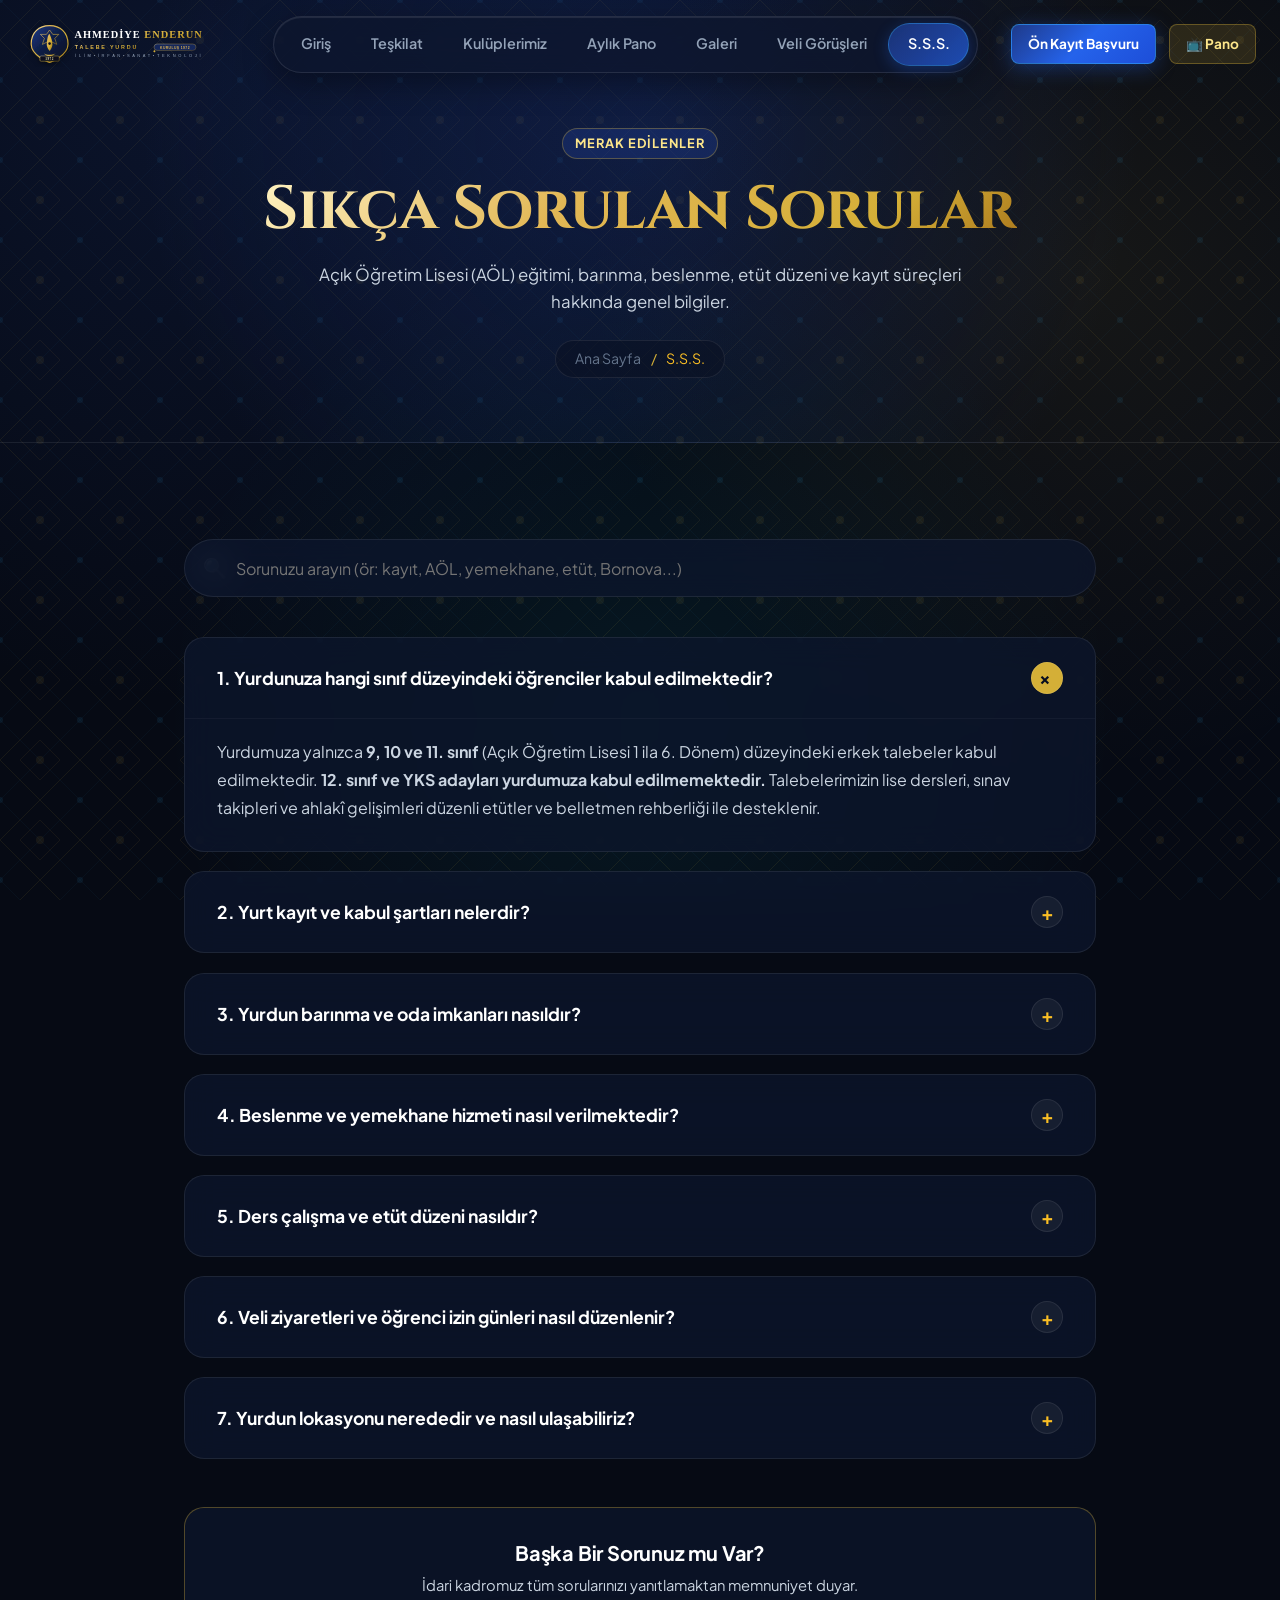
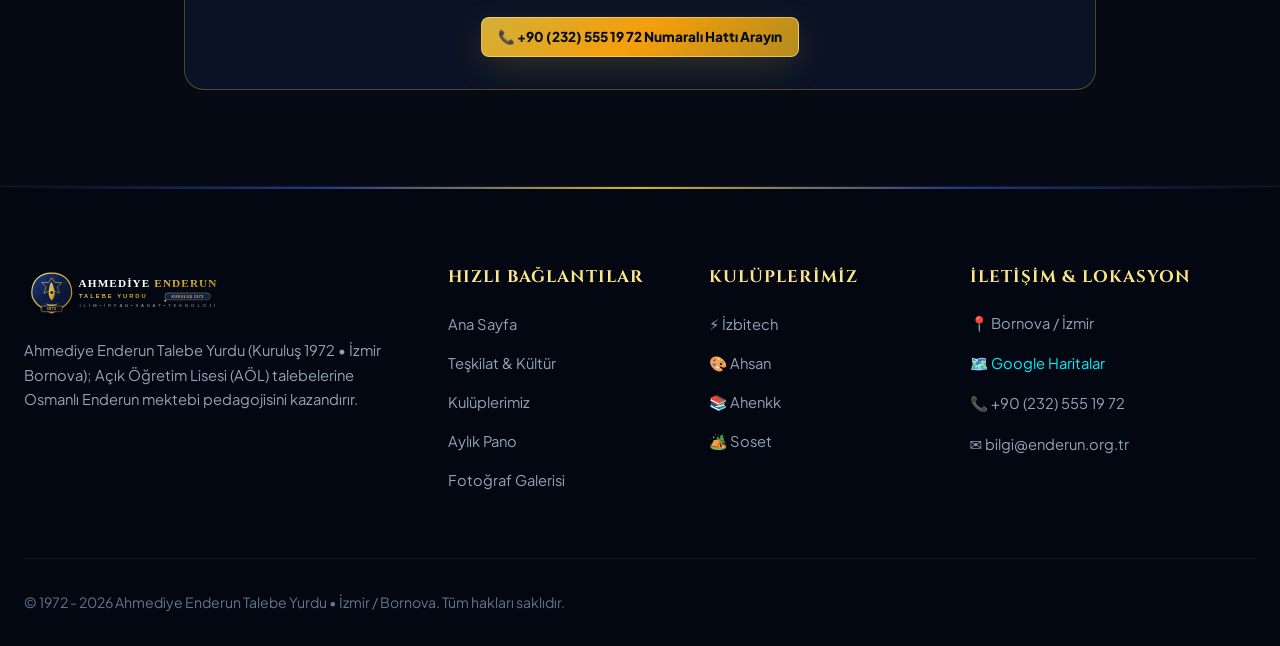
<file: sss.html>
<!DOCTYPE html>
<html lang="tr">
<head>
  <meta charset="UTF-8">
  <meta name="viewport" content="width=device-width, initial-scale=1.0">
  <title>Sıkça Sorulan Sorular (S.S.S.) | Ahmediye Enderun Talebe Yurdu (İzmir Bornova)</title>
  <meta name="description" content="Ahmediye Enderun Talebe Yurdu kayıt şartları, AÖL eğitimi, barınma, beslenme, etütler ve genel yurt yaşamı hakkında merak edilenler.">
  
  <link rel="icon" type="image/svg+xml" href="assets/images/logo.svg">
  <link rel="stylesheet" href="css/style.css">
  <link rel="stylesheet" href="css/components.css">
  <link rel="stylesheet" href="css/responsive.css">
</head>
<body>

  <!-- Site Header -->
  <header class="site-header">
    <div class="container nav-wrapper">
      <a href="index.html" class="brand-logo">
        <img src="assets/images/logo.svg" alt="Ahmediye Enderun Logosu">
      </a>
      <div class="nav-pill-container">
        <ul class="nav-links">
          <li><a href="index.html" class="nav-link">Giriş</a></li>
          <li><a href="teskilat.html" class="nav-link">Teşkilat</a></li>
          <li><a href="kulupler.html" class="nav-link">Kulüplerimiz</a></li>
          <li><a href="etkinlikler.html" class="nav-link">Aylık Pano</a></li>
          <li><a href="galeri.html" class="nav-link">Galeri</a></li>
          <li><a href="veli-gorusleri.html" class="nav-link">Veli Görüşleri</a></li>
          <li><a href="sss.html" class="nav-link active">S.S.S.</a></li>
        </ul>
      </div>
      <div class="nav-actions">
        <a href="basvuru.html" class="btn btn-primary btn-sm">Ön Kayıt Başvuru</a>
        <a href="kiosk.html" class="btn btn-kiosk btn-sm" target="_blank">📺 Pano</a>
        <button class="mobile-toggle" aria-label="Menüyü Aç/Kapat">
          <span></span><span></span><span></span>
        </button>
      </div>
    </div>
  </header>

  <!-- Page Banner -->
  <section class="page-banner">
    <div class="container">
      <span class="badge-1972">MERAK EDİLENLER</span>
      <h1 style="color: #fff; margin: 0.8rem 0;"><span class="gold-gradient">Sıkça Sorulan Sorular</span></h1>
      <p style="max-width: 650px; margin: 0 auto; color: #cbd5e1;">
        Açık Öğretim Lisesi (AÖL) eğitimi, barınma, beslenme, etüt düzeni ve kayıt süreçleri hakkında genel bilgiler.
      </p>
      <div class="breadcrumb-nav">
        <a href="index.html">Ana Sayfa</a>
        <span class="breadcrumb-separator">/</span>
        <span style="color: var(--gold-400);">S.S.S.</span>
      </div>
    </div>
  </section>

  <!-- FAQ Section -->
  <section class="section-padding">
    <div class="container container-narrow">
      
      <!-- Live Search Box -->
      <div class="faq-search-box">
        <span class="faq-search-icon">🔍</span>
        <input type="text" id="faqSearchInput" class="faq-search-input" placeholder="Sorunuzu arayın (ör: kayıt, AÖL, yemekhane, etüt, Bornova...)">
      </div>

      <div id="faqNoResults" style="display: none; text-align: center; padding: 2rem; color: #94a3b8;">
        Aramanızla eşleşen soru bulunamadı. Lütfen bizimle doğrudan iletişime geçiniz.
      </div>

      <div class="faq-category-group">
        
        <!-- FAQ 1: AÖL ve Okul Durumu -->
        <div class="faq-accordion-item active">
          <button class="faq-question-btn">
            <span>1. Yurdunuza hangi sınıf düzeyindeki öğrenciler kabul edilmektedir?</span>
            <span class="faq-icon-toggle">+</span>
          </button>
          <div class="faq-answer-panel">
            Yurdumuza yalnızca <strong>9, 10 ve 11. sınıf</strong> (Açık Öğretim Lisesi 1 ila 6. Dönem) düzeyindeki erkek talebeler kabul edilmektedir. <strong>12. sınıf ve YKS adayları yurdumuza kabul edilmemektedir.</strong> Talebelerimizin lise dersleri, sınav takipleri ve ahlakî gelişimleri düzenli etütler ve belletmen rehberliği ile desteklenir.
          </div>
        </div>

        <!-- FAQ 2: Kayıt ve Kabul -->
        <div class="faq-accordion-item">
          <button class="faq-question-btn">
            <span>2. Yurt kayıt ve kabul şartları nelerdir?</span>
            <span class="faq-icon-toggle">+</span>
          </button>
          <div class="faq-answer-panel">
            Ön kayıt başvurusu web sitemiz üzerinden alındıktan sonra veli ve talebe ile birebir tanışma mülakatı gerçekleştirilir. Öğrencinin ahlakî terbiyeye, ilim tahsiline ve yurt nizamına uyumu temel kabul kriteridir.
          </div>
        </div>

        <!-- FAQ 3: Barınma ve Odalar -->
        <div class="faq-accordion-item">
          <button class="faq-question-btn">
            <span>3. Yurdun barınma ve oda imkanları nasıldır?</span>
            <span class="faq-icon-toggle">+</span>
          </button>
          <div class="faq-answer-panel">
            Yurdumuzda ferah yatakhaneler, 24 saat sıcak su, modern banyo ve lavabolar, merkezi ısıtma sistemi ve düzenli temizlik hizmeti bulunmaktadır.
          </div>
        </div>

        <!-- FAQ 4: Beslenme ve Yemekler -->
        <div class="faq-accordion-item">
          <button class="faq-question-btn">
            <span>4. Beslenme ve yemekhane hizmeti nasıl verilmektedir?</span>
            <span class="faq-icon-toggle">+</span>
          </button>
          <div class="faq-answer-panel">
            Talebelerimize kendi mutfağımızda aşçılarımız tarafından hijyenik kurallara uygun olarak hazırlanan, dengeli ve lezzetli 3 öğün sıcak yemek sunulmaktadır.
          </div>
        </div>

        <!-- FAQ 5: Etüt ve Çalışma Ortamı -->
        <div class="faq-accordion-item">
          <button class="faq-question-btn">
            <span>5. Ders çalışma ve etüt düzeni nasıldır?</span>
            <span class="faq-icon-toggle">+</span>
          </button>
          <div class="faq-answer-panel">
            Zengin kaynaklara sahip kütüphanemizde ve etüt salonlarımızda her gün planlı çalışma saatleri uygulanır. Talebelerimiz belletmen hocalarımızın rehberliğinde derslerine odaklanır.
          </div>
        </div>

        <!-- FAQ 6: Veli Ziyaretleri ve İzinler -->
        <div class="faq-accordion-item">
          <button class="faq-question-btn">
            <span>6. Veli ziyaretleri ve öğrenci izin günleri nasıl düzenlenir?</span>
            <span class="faq-icon-toggle">+</span>
          </button>
          <div class="faq-answer-panel">
            Velilerimiz belirlenen saatlerde yurdumuzu ziyaret edebilir. Hafta sonu ve tatil izinleri veli onayı ve yurt idaresinin takibi dahilinde düzenli olarak yürütülür.
          </div>
        </div>

        <!-- FAQ 7: Lokasyon ve Ulaşım -->
        <div class="faq-accordion-item">
          <button class="faq-question-btn">
            <span>7. Yurdun lokasyonu nerededir ve nasıl ulaşabiliriz?</span>
            <span class="faq-icon-toggle">+</span>
          </button>
          <div class="faq-answer-panel">
            Yurdumuz <strong>İzmir Bornova</strong> merkezinde yer almaktadır. Toplu taşıma araçlarına, metro ve otobüs duraklarına kolay ulaşım imkanına sahiptir.
          </div>
        </div>

      </div>

      <div style="background: rgba(13, 22, 45, 0.7); border: 1px solid var(--gold-border); border-radius: var(--radius-lg); padding: 2rem; text-align: center; margin-top: 3rem;">
        <h4 style="color: #fff; margin-bottom: 0.5rem;">Başka Bir Sorunuz mu Var?</h4>
        <p style="font-size: 0.92rem; color: #cbd5e1; margin-bottom: 1.2rem;">İdari kadromuz tüm sorularınızı yanıtlamaktan memnuniyet duyar.</p>
        <a href="tel:+902325551972" class="btn btn-gold btn-sm">📞 +90 (232) 555 19 72 Numaralı Hattı Arayın</a>
      </div>

    </div>
  </section>

  <!-- Footer -->
  <footer class="site-footer">
    <div class="container">
      <div class="footer-grid">
        <div class="footer-col footer-about">
          <img src="assets/images/logo.svg" alt="Ahmediye Enderun Logosu">
          <p style="font-size: 0.92rem; color: #94a3b8;">
            Ahmediye Enderun Talebe Yurdu (Kuruluş 1972 • İzmir Bornova); Açık Öğretim Lisesi (AÖL) talebelerine Osmanlı Enderun mektebi pedagojisini kazandırır.
          </p>
        </div>
        <div class="footer-col">
          <h4>Hızlı Bağlantılar</h4>
          <ul class="footer-links">
            <li><a href="index.html">Ana Sayfa</a></li>
            <li><a href="teskilat.html">Teşkilat &amp; Kültür</a></li>
            <li><a href="kulupler.html">Kulüplerimiz</a></li>
            <li><a href="etkinlikler.html">Aylık Pano</a></li>
            <li><a href="galeri.html">Fotoğraf Galerisi</a></li>
          </ul>
        </div>
        <div class="footer-col">
          <h4>Kulüplerimiz</h4>
          <ul class="footer-links">
            <li><a href="kulupler.html#izbitech">⚡ İzbitech</a></li>
            <li><a href="kulupler.html#ahsan">🎨 Ahsan</a></li>
            <li><a href="kulupler.html#ahenkk">📚 Ahenkk</a></li>
            <li><a href="kulupler.html#soset">🏕️ Soset</a></li>
          </ul>
        </div>
        <div class="footer-col">
          <h4>İletişim &amp; Lokasyon</h4>
          <div class="footer-contact-item"><span>📍 Bornova / İzmir</span></div>
          <div class="footer-contact-item"><span>🗺️ <a href="https://share.google/NlF2BBn75qU1keAN2" target="_blank" style="color: var(--cyan-accent);">Google Haritalar</a></span></div>
          <div class="footer-contact-item"><span>📞 +90 (232) 555 19 72</span></div>
          <div class="footer-contact-item"><span>✉️ bilgi@enderun.org.tr</span></div>
        </div>
      </div>
      <div class="footer-bottom">
        <div>© 1972 - 2026 Ahmediye Enderun Talebe Yurdu • İzmir / Bornova. Tüm hakları saklıdır.</div>
      </div>
    </div>
  </footer>

  <script src="js/main.js"></script>
</body>
</html>
</file>
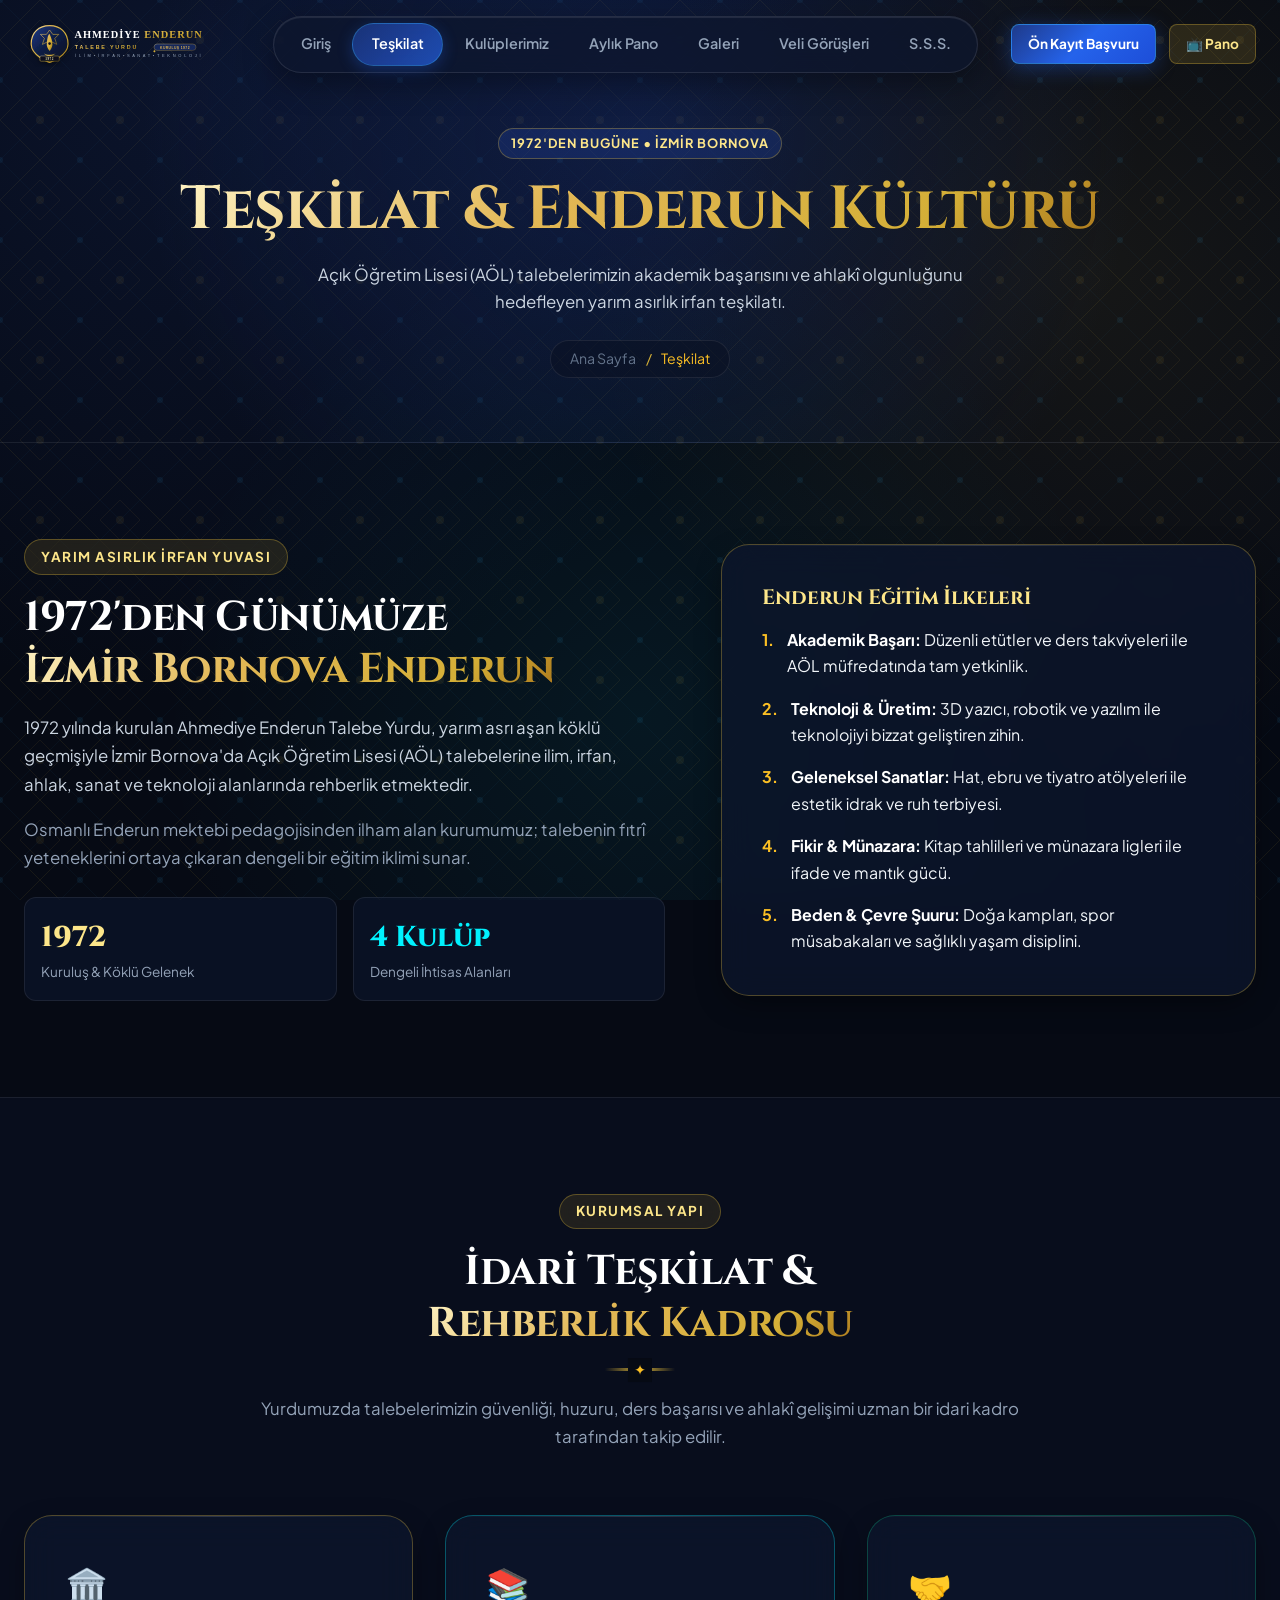
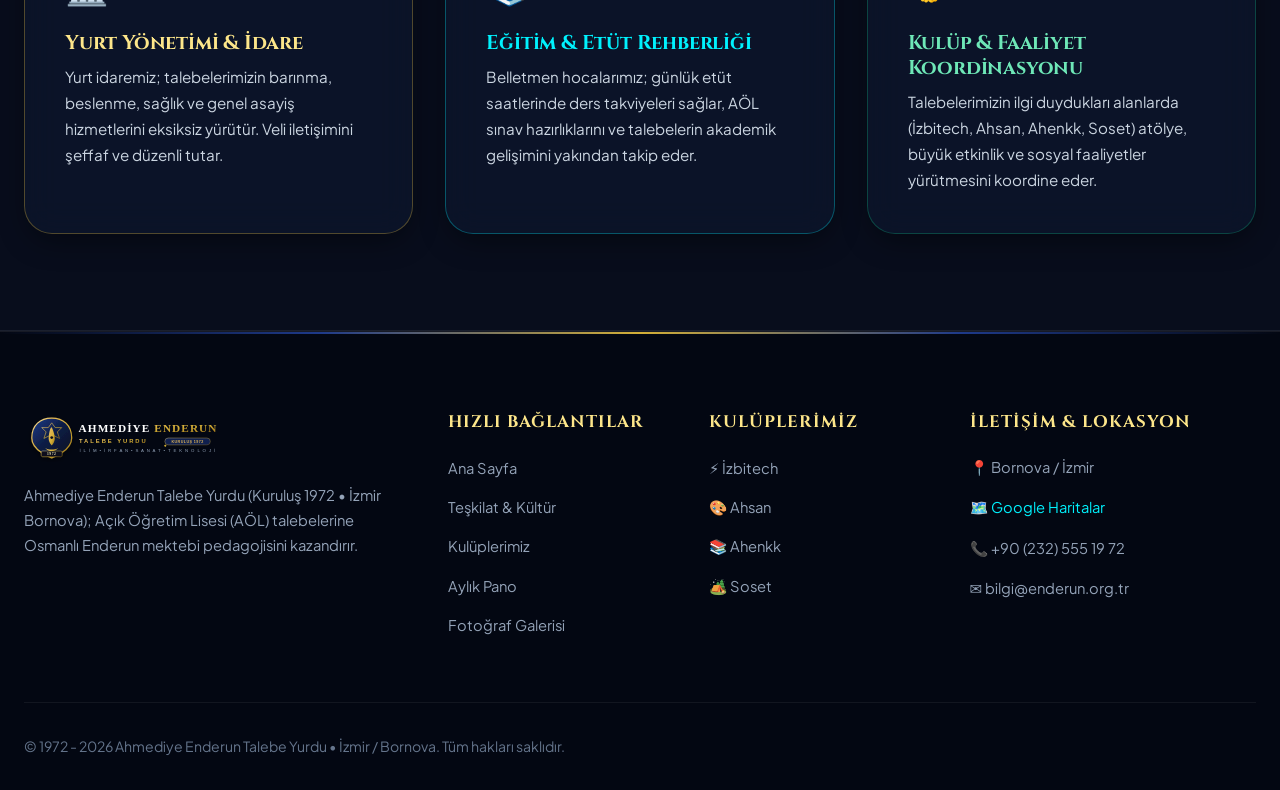
<file: teskilat.html>
<!DOCTYPE html>
<html lang="tr">
<head>
  <meta charset="UTF-8">
  <meta name="viewport" content="width=device-width, initial-scale=1.0">
  <title>Teşkilat &amp; Enderun Kültürü | Ahmediye Enderun Talebe Yurdu (İzmir Bornova)</title>
  <meta name="description" content="1972'den günümüze Ahmediye Enderun Talebe Yurdu teşkilat yapısı, idari kadrosu, eğitim pedagojisi ve 4 kulüp koordinasyonu.">
  
  <link rel="icon" type="image/svg+xml" href="assets/images/logo.svg">
  <link rel="stylesheet" href="css/style.css">
  <link rel="stylesheet" href="css/components.css">
  <link rel="stylesheet" href="css/responsive.css">
  <script>
    // Akıllı Uzantı Çözücü (.png, .jpeg, .jpg, .webp, .svg otomatik dener)
    window.addEventListener('error', function(e) {
      if (e.target && e.target.tagName === 'IMG') {
        var img = e.target;
        var src = img.getAttribute('src');
        if (!src || src.indexOf('data:') === 0 || src.indexOf('http') === 0) return;
        var exts = ['.png', '.jpeg', '.jpg', '.webp', '.svg'];
        var tried = (img.dataset.triedExts || '').split(',').filter(Boolean);
        var lastDot = src.lastIndexOf('.');
        if (lastDot === -1) return;
        var currentExt = src.substring(lastDot).toLowerCase();
        if (tried.indexOf(currentExt) === -1) tried.push(currentExt);
        var nextExt = null;
        for (var i = 0; i < exts.length; i++) {
          if (tried.indexOf(exts[i]) === -1) { nextExt = exts[i]; break; }
        }
        if (nextExt) {
          tried.push(nextExt);
          img.dataset.triedExts = tried.join(',');
          img.src = src.substring(0, lastDot) + nextExt;
        }
      }
    }, true);
  </script>
</head>
<body>

  <!-- Site Header -->
  <header class="site-header">
    <div class="container nav-wrapper">
      <a href="index.html" class="brand-logo">
        <img src="assets/images/logo.svg" alt="Ahmediye Enderun Logosu">
      </a>
      <div class="nav-pill-container">
        <ul class="nav-links">
          <li><a href="index.html" class="nav-link">Giriş</a></li>
          <li><a href="teskilat.html" class="nav-link active">Teşkilat</a></li>
          <li><a href="kulupler.html" class="nav-link">Kulüplerimiz</a></li>
          <li><a href="etkinlikler.html" class="nav-link">Aylık Pano</a></li>
          <li><a href="galeri.html" class="nav-link">Galeri</a></li>
          <li><a href="veli-gorusleri.html" class="nav-link">Veli Görüşleri</a></li>
          <li><a href="sss.html" class="nav-link">S.S.S.</a></li>
        </ul>
      </div>
      <div class="nav-actions">
        <a href="basvuru.html" class="btn btn-primary btn-sm">Ön Kayıt Başvuru</a>
        <a href="kiosk.html" class="btn btn-kiosk btn-sm" target="_blank">📺 Pano</a>
        <button class="mobile-toggle" aria-label="Menüyü Aç/Kapat">
          <span></span><span></span><span></span>
        </button>
      </div>
    </div>
  </header>

  <!-- Page Banner -->
  <section class="page-banner">
    <div class="container">
      <span class="badge-1972">1972'DEN BUGÜNE • İZMİR BORNOVA</span>
      <h1 style="color: #fff; margin: 0.8rem 0;"><span class="gold-gradient">Teşkilat &amp; Enderun Kültürü</span></h1>
      <p style="max-width: 650px; margin: 0 auto; color: #cbd5e1;">
        Açık Öğretim Lisesi (AÖL) talebelerimizin akademik başarısını ve ahlakî olgunluğunu hedefleyen yarım asırlık irfan teşkilatı.
      </p>
      <div class="breadcrumb-nav">
        <a href="index.html">Ana Sayfa</a>
        <span class="breadcrumb-separator">/</span>
        <span style="color: var(--gold-400);">Teşkilat</span>
      </div>
    </div>
  </section>

  <!-- Tarihçe & 1972 Mirası -->
  <section class="section-padding">
    <div class="container">
      <div class="spotlight-grid">
        <div>
          <span class="section-tag">Yarım Asırlık İrfan Yuvası</span>
          <h2 style="margin-bottom: 1.2rem;">1972'den Günümüze <br><span class="gold-gradient">İzmir Bornova Enderun</span></h2>
          <p style="margin-bottom: 1rem; color: #cbd5e1; line-height: 1.7;">
            1972 yılında kurulan Ahmediye Enderun Talebe Yurdu, yarım asrı aşan köklü geçmişiyle İzmir Bornova'da Açık Öğretim Lisesi (AÖL) talebelerine ilim, irfan, ahlak, sanat ve teknoloji alanlarında rehberlik etmektedir.
          </p>
          <p style="margin-bottom: 1.5rem; color: #94a3b8; line-height: 1.7;">
            Osmanlı Enderun mektebi pedagojisinden ilham alan kurumumuz; talebenin fıtrî yeteneklerini ortaya çıkaran dengeli bir eğitim iklimi sunar.
          </p>
          <div style="display: grid; grid-template-columns: 1fr 1fr; gap: 1rem;">
            <div style="background: rgba(13, 22, 45, 0.6); padding: 1rem; border-radius: 12px; border: 1px solid var(--border-light);">
              <div style="font-size: 1.8rem; font-family: var(--font-serif); color: var(--gold-300); font-weight: 800;">1972</div>
              <div style="font-size: 0.85rem; color: #94a3b8;">Kuruluş &amp; Köklü Gelenek</div>
            </div>
            <div style="background: rgba(13, 22, 45, 0.6); padding: 1rem; border-radius: 12px; border: 1px solid var(--border-light);">
              <div style="font-size: 1.8rem; font-family: var(--font-serif); color: var(--cyan-accent); font-weight: 800;">4 Kulüp</div>
              <div style="font-size: 0.85rem; color: #94a3b8;">Dengeli İhtisas Alanları</div>
            </div>
          </div>
        </div>

        <div class="glass-card" style="border-color: var(--gold-border);">
          <h3 style="color: var(--gold-300); font-size: 1.3rem; margin-bottom: 1rem;">Enderun Eğitim İlkeleri</h3>
          <ul style="list-style: none; display: flex; flex-direction: column; gap: 1rem;">
            <li style="display: flex; gap: 0.8rem; align-items: flex-start;">
              <span style="color: var(--gold-400); font-weight: bold;">1.</span>
              <div><strong style="color: #fff;">Akademik Başarı:</strong> Düzenli etütler ve ders takviyeleri ile AÖL müfredatında tam yetkinlik.</div>
            </li>
            <li style="display: flex; gap: 0.8rem; align-items: flex-start;">
              <span style="color: var(--gold-400); font-weight: bold;">2.</span>
              <div><strong style="color: #fff;">Teknoloji &amp; Üretim:</strong> 3D yazıcı, robotik ve yazılım ile teknolojiyi bizzat geliştiren zihin.</div>
            </li>
            <li style="display: flex; gap: 0.8rem; align-items: flex-start;">
              <span style="color: var(--gold-400); font-weight: bold;">3.</span>
              <div><strong style="color: #fff;">Geleneksel Sanatlar:</strong> Hat, ebru ve tiyatro atölyeleri ile estetik idrak ve ruh terbiyesi.</div>
            </li>
            <li style="display: flex; gap: 0.8rem; align-items: flex-start;">
              <span style="color: var(--gold-400); font-weight: bold;">4.</span>
              <div><strong style="color: #fff;">Fikir &amp; Münazara:</strong> Kitap tahlilleri ve münazara ligleri ile ifade ve mantık gücü.</div>
            </li>
            <li style="display: flex; gap: 0.8rem; align-items: flex-start;">
              <span style="color: var(--gold-400); font-weight: bold;">5.</span>
              <div><strong style="color: #fff;">Beden &amp; Çevre Şuuru:</strong> Doğa kampları, spor müsabakaları ve sağlıklı yaşam disiplini.</div>
            </li>
          </ul>
        </div>
      </div>
    </div>
  </section>

  <!-- İdari Yapı ve Rehberlik -->
  <section class="section-padding section-alt">
    <div class="container">
      <div class="section-header">
        <span class="section-tag">Kurumsal Yapı</span>
        <h2 class="section-title">İdari Teşkilat &amp; <span class="gold-gradient">Rehberlik Kadrosu</span></h2>
        <div class="section-title-line"></div>
        <p class="section-desc" style="margin-top: 1.5rem;">
          Yurdumuzda talebelerimizin güvenliği, huzuru, ders başarısı ve ahlakî gelişimi uzman bir idari kadro tarafından takip edilir.
        </p>
      </div>

      <div style="display: grid; grid-template-columns: repeat(auto-fit, minmax(300px, 1fr)); gap: 2rem;">
        
        <div class="glass-card" style="border-color: var(--gold-border);">
          <div style="font-size: 2.2rem; margin-bottom: 1rem;">🏛️</div>
          <h3 style="color: var(--gold-300); font-size: 1.25rem; margin-bottom: 0.6rem;">Yurt Yönetimi &amp; İdare</h3>
          <p style="font-size: 0.95rem; line-height: 1.7; color: #cbd5e1;">
            Yurt idaremiz; talebelerimizin barınma, beslenme, sağlık ve genel asayiş hizmetlerini eksiksiz yürütür. Veli iletişimini şeffaf ve düzenli tutar.
          </p>
        </div>

        <div class="glass-card" style="border-color: rgba(0, 242, 254, 0.3);">
          <div style="font-size: 2.2rem; margin-bottom: 1rem;">📚</div>
          <h3 style="color: var(--cyan-accent); font-size: 1.25rem; margin-bottom: 0.6rem;">Eğitim &amp; Etüt Rehberliği</h3>
          <p style="font-size: 0.95rem; line-height: 1.7; color: #cbd5e1;">
            Belletmen hocalarımız; günlük etüt saatlerinde ders takviyeleri sağlar, AÖL sınav hazırlıklarını ve talebelerin akademik gelişimini yakından takip eder.
          </p>
        </div>

        <div class="glass-card" style="border-color: rgba(16, 185, 129, 0.3);">
          <div style="font-size: 2.2rem; margin-bottom: 1rem;">🤝</div>
          <h3 style="color: #6ee7b7; font-size: 1.25rem; margin-bottom: 0.6rem;">Kulüp &amp; Faaliyet Koordinasyonu</h3>
          <p style="font-size: 0.95rem; line-height: 1.7; color: #cbd5e1;">
            Talebelerimizin ilgi duydukları alanlarda (İzbitech, Ahsan, Ahenkk, Soset) atölye, büyük etkinlik ve sosyal faaliyetler yürütmesini koordine eder.
          </p>
        </div>

      </div>
    </div>
  </section>

  <!-- Footer -->
  <footer class="site-footer">
    <div class="container">
      <div class="footer-grid">
        <div class="footer-col footer-about">
          <img src="assets/images/logo.svg" alt="Ahmediye Enderun Logosu">
          <p style="font-size: 0.92rem; color: #94a3b8; line-height: 1.7;">
            Ahmediye Enderun Talebe Yurdu (Kuruluş 1972 • İzmir Bornova); Açık Öğretim Lisesi (AÖL) talebelerine Osmanlı Enderun mektebi pedagojisini kazandırır.
          </p>
        </div>
        <div class="footer-col">
          <h4>Hızlı Bağlantılar</h4>
          <ul class="footer-links">
            <li><a href="index.html">Ana Sayfa</a></li>
            <li><a href="teskilat.html">Teşkilat &amp; Kültür</a></li>
            <li><a href="kulupler.html">Kulüplerimiz</a></li>
            <li><a href="etkinlikler.html">Aylık Pano</a></li>
            <li><a href="galeri.html">Fotoğraf Galerisi</a></li>
          </ul>
        </div>
        <div class="footer-col">
          <h4>Kulüplerimiz</h4>
          <ul class="footer-links">
            <li><a href="kulupler.html#izbitech">⚡ İzbitech</a></li>
            <li><a href="kulupler.html#ahsan">🎨 Ahsan</a></li>
            <li><a href="kulupler.html#ahenkk">📚 Ahenkk</a></li>
            <li><a href="kulupler.html#soset">🏕️ Soset</a></li>
          </ul>
        </div>
        <div class="footer-col">
          <h4>İletişim &amp; Lokasyon</h4>
          <div class="footer-contact-item"><span>📍 Bornova / İzmir</span></div>
          <div class="footer-contact-item"><span>🗺️ <a href="https://share.google/NlF2BBn75qU1keAN2" target="_blank" style="color: var(--cyan-accent);">Google Haritalar</a></span></div>
          <div class="footer-contact-item"><span>📞 +90 (232) 555 19 72</span></div>
          <div class="footer-contact-item"><span>✉️ bilgi@enderun.org.tr</span></div>
        </div>
      </div>
      <div class="footer-bottom">
        <div>© 1972 - 2026 Ahmediye Enderun Talebe Yurdu • İzmir / Bornova. Tüm hakları saklıdır.</div>
      </div>
    </div>
  </footer>

  <script src="js/main.js"></script>
</body>
</html>
</file>
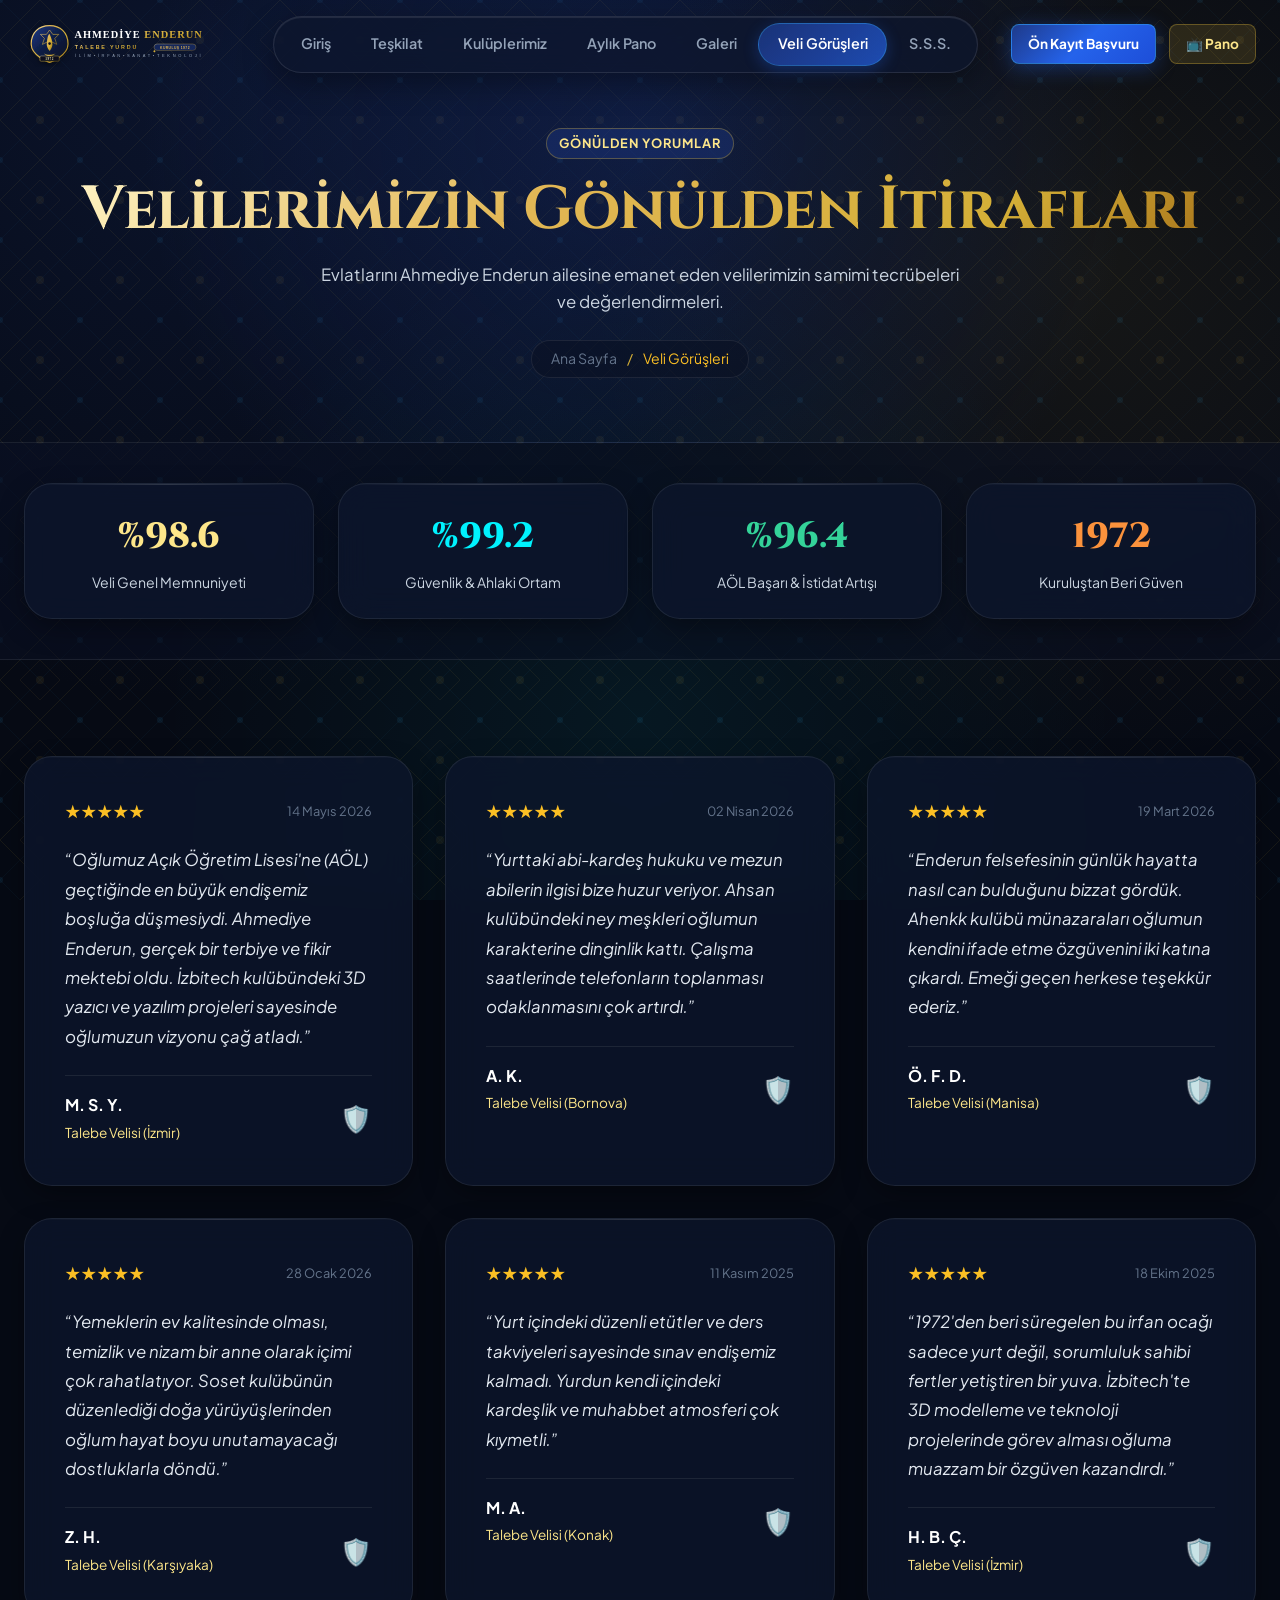
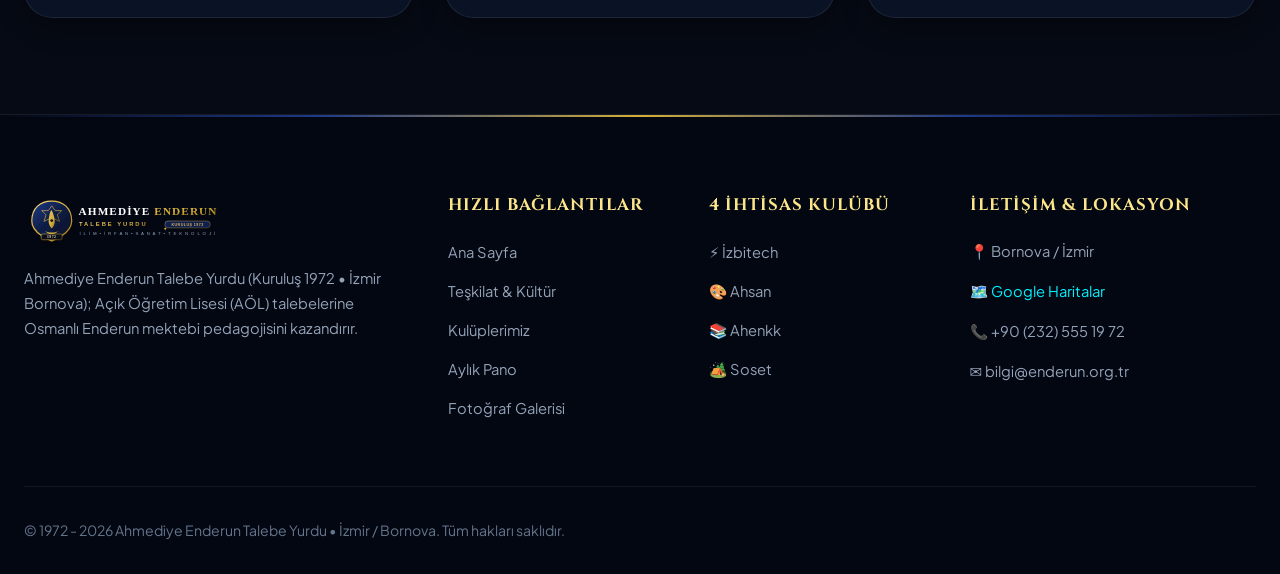
<file: veli-gorusleri.html>
<!DOCTYPE html>
<html lang="tr">
<head>
  <meta charset="UTF-8">
  <meta name="viewport" content="width=device-width, initial-scale=1.0">
  <title>Veli Görüşleri &amp; Mektupları | Ahmediye Enderun Talebe Yurdu (İzmir Bornova)</title>
  <meta name="description" content="Ahmediye Enderun Talebe Yurdu velilerinin samimi tecrübeleri ve memnuniyet değerlendirmeleri.">
  
  <link rel="icon" type="image/svg+xml" href="assets/images/logo.svg">
  <link rel="stylesheet" href="css/style.css">
  <link rel="stylesheet" href="css/components.css">
  <link rel="stylesheet" href="css/responsive.css">
</head>
<body>

  <!-- Site Header -->
  <header class="site-header">
    <div class="container nav-wrapper">
      <a href="index.html" class="brand-logo">
        <img src="assets/images/logo.svg" alt="Ahmediye Enderun Logosu">
      </a>
      <div class="nav-pill-container">
        <ul class="nav-links">
          <li><a href="index.html" class="nav-link">Giriş</a></li>
          <li><a href="teskilat.html" class="nav-link">Teşkilat</a></li>
          <li><a href="kulupler.html" class="nav-link">Kulüplerimiz</a></li>
          <li><a href="etkinlikler.html" class="nav-link">Aylık Pano</a></li>
          <li><a href="galeri.html" class="nav-link">Galeri</a></li>
          <li><a href="veli-gorusleri.html" class="nav-link active">Veli Görüşleri</a></li>
          <li><a href="sss.html" class="nav-link">S.S.S.</a></li>
        </ul>
      </div>
      <div class="nav-actions">
        <a href="basvuru.html" class="btn btn-primary btn-sm">Ön Kayıt Başvuru</a>
        <a href="kiosk.html" class="btn btn-kiosk btn-sm" target="_blank">📺 Pano</a>
        <button class="mobile-toggle" aria-label="Menüyü Aç/Kapat">
          <span></span><span></span><span></span>
        </button>
      </div>
    </div>
  </header>

  <!-- Page Banner -->
  <section class="page-banner">
    <div class="container">
      <span class="badge-1972">GÖNÜLDEN YORUMLAR</span>
      <h1 style="color: #fff; margin: 0.8rem 0;"><span class="gold-gradient">Velilerimizin Gönülden İtirafları</span></h1>
      <p style="max-width: 650px; margin: 0 auto; color: #cbd5e1;">
        Evlatlarını Ahmediye Enderun ailesine emanet eden velilerimizin samimi tecrübeleri ve değerlendirmeleri.
      </p>
      <div class="breadcrumb-nav">
        <a href="index.html">Ana Sayfa</a>
        <span class="breadcrumb-separator">/</span>
        <span style="color: var(--gold-400);">Veli Görüşleri</span>
      </div>
    </div>
  </section>

  <!-- Stats Grid -->
  <section style="padding: 2.5rem 0; background: rgba(10, 17, 36, 0.5); border-bottom: 1px solid var(--border-light);">
    <div class="container">
      <div style="display: grid; grid-template-columns: repeat(auto-fit, minmax(220px, 1fr)); gap: 1.5rem; text-align: center;">
        <div class="glass-card" style="padding: 1.5rem;">
          <div style="font-size: 2.2rem; font-family: var(--font-serif); color: var(--gold-300); font-weight: 800;">%98.6</div>
          <div style="font-size: 0.88rem; color: #cbd5e1; margin-top: 0.3rem;">Veli Genel Memnuniyeti</div>
        </div>
        <div class="glass-card" style="padding: 1.5rem;">
          <div style="font-size: 2.2rem; font-family: var(--font-serif); color: var(--cyan-accent); font-weight: 800;">%99.2</div>
          <div style="font-size: 0.88rem; color: #cbd5e1; margin-top: 0.3rem;">Güvenlik &amp; Ahlaki Ortam</div>
        </div>
        <div class="glass-card" style="padding: 1.5rem;">
          <div style="font-size: 2.2rem; font-family: var(--font-serif); color: #34d399; font-weight: 800;">%96.4</div>
          <div style="font-size: 0.88rem; color: #cbd5e1; margin-top: 0.3rem;">AÖL Başarı &amp; İstidat Artışı</div>
        </div>
        <div class="glass-card" style="padding: 1.5rem;">
          <div style="font-size: 2.2rem; font-family: var(--font-serif); color: #fb923c; font-weight: 800;">1972</div>
          <div style="font-size: 0.88rem; color: #cbd5e1; margin-top: 0.3rem;">Kuruluştan Beri Güven</div>
        </div>
      </div>
    </div>
  </section>

  <!-- Veli Mektupları (İSİMLER SANSÜRLÜ, MESLEKSİZ) -->
  <section class="section-padding">
    <div class="container">
      
      <div style="display: grid; grid-template-columns: repeat(auto-fit, minmax(320px, 1fr)); gap: 2rem;">
        
        <!-- Letter 1 -->
        <div class="glass-card">
          <div style="display: flex; justify-content: space-between; align-items: center; margin-bottom: 1.2rem;">
            <span style="color: var(--gold-400); font-size: 1.1rem;">★★★★★</span>
            <span style="font-size: 0.8rem; color: var(--text-dim);">14 Mayıs 2026</span>
          </div>
          <p style="color: #e2e8f0; line-height: 1.75; font-style: italic; margin-bottom: 1.5rem;">
            “Oğlumuz Açık Öğretim Lisesi'ne (AÖL) geçtiğinde en büyük endişemiz boşluğa düşmesiydi. Ahmediye Enderun, gerçek bir terbiye ve fikir mektebi oldu. İzbitech kulübündeki 3D yazıcı ve yazılım projeleri sayesinde oğlumuzun vizyonu çağ atladı.”
          </p>
          <div style="border-top: 1px solid rgba(255,255,255,0.08); padding-top: 1rem; display: flex; justify-content: space-between; align-items: center;">
            <div>
              <strong style="color: #fff; display: block;">M. S. Y.</strong>
              <span style="color: var(--gold-300); font-size: 0.85rem;">Talebe Velisi (İzmir)</span>
            </div>
            <span style="font-size: 1.6rem;">🛡️</span>
          </div>
        </div>

        <!-- Letter 2 -->
        <div class="glass-card">
          <div style="display: flex; justify-content: space-between; align-items: center; margin-bottom: 1.2rem;">
            <span style="color: var(--gold-400); font-size: 1.1rem;">★★★★★</span>
            <span style="font-size: 0.8rem; color: var(--text-dim);">02 Nisan 2026</span>
          </div>
          <p style="color: #e2e8f0; line-height: 1.75; font-style: italic; margin-bottom: 1.5rem;">
            “Yurttaki abi-kardeş hukuku ve mezun abilerin ilgisi bize huzur veriyor. Ahsan kulübündeki ney meşkleri oğlumun karakterine dinginlik kattı. Çalışma saatlerinde telefonların toplanması odaklanmasını çok artırdı.”
          </p>
          <div style="border-top: 1px solid rgba(255,255,255,0.08); padding-top: 1rem; display: flex; justify-content: space-between; align-items: center;">
            <div>
              <strong style="color: #fff; display: block;">A. K.</strong>
              <span style="color: var(--gold-300); font-size: 0.85rem;">Talebe Velisi (Bornova)</span>
            </div>
            <span style="font-size: 1.6rem;">🛡️</span>
          </div>
        </div>

        <!-- Letter 3 -->
        <div class="glass-card">
          <div style="display: flex; justify-content: space-between; align-items: center; margin-bottom: 1.2rem;">
            <span style="color: var(--gold-400); font-size: 1.1rem;">★★★★★</span>
            <span style="font-size: 0.8rem; color: var(--text-dim);">19 Mart 2026</span>
          </div>
          <p style="color: #e2e8f0; line-height: 1.75; font-style: italic; margin-bottom: 1.5rem;">
            “Enderun felsefesinin günlük hayatta nasıl can bulduğunu bizzat gördük. Ahenkk kulübü münazaraları oğlumun kendini ifade etme özgüvenini iki katına çıkardı. Emeği geçen herkese teşekkür ederiz.”
          </p>
          <div style="border-top: 1px solid rgba(255,255,255,0.08); padding-top: 1rem; display: flex; justify-content: space-between; align-items: center;">
            <div>
              <strong style="color: #fff; display: block;">Ö. F. D.</strong>
              <span style="color: var(--gold-300); font-size: 0.85rem;">Talebe Velisi (Manisa)</span>
            </div>
            <span style="font-size: 1.6rem;">🛡️</span>
          </div>
        </div>

        <!-- Letter 4 -->
        <div class="glass-card">
          <div style="display: flex; justify-content: space-between; align-items: center; margin-bottom: 1.2rem;">
            <span style="color: var(--gold-400); font-size: 1.1rem;">★★★★★</span>
            <span style="font-size: 0.8rem; color: var(--text-dim);">28 Ocak 2026</span>
          </div>
          <p style="color: #e2e8f0; line-height: 1.75; font-style: italic; margin-bottom: 1.5rem;">
            “Yemeklerin ev kalitesinde olması, temizlik ve nizam bir anne olarak içimi çok rahatlatıyor. Soset kulübünün düzenlediği doğa yürüyüşlerinden oğlum hayat boyu unutamayacağı dostluklarla döndü.”
          </p>
          <div style="border-top: 1px solid rgba(255,255,255,0.08); padding-top: 1rem; display: flex; justify-content: space-between; align-items: center;">
            <div>
              <strong style="color: #fff; display: block;">Z. H.</strong>
              <span style="color: var(--gold-300); font-size: 0.85rem;">Talebe Velisi (Karşıyaka)</span>
            </div>
            <span style="font-size: 1.6rem;">🛡️</span>
          </div>
        </div>

        <!-- Letter 5 -->
        <div class="glass-card">
          <div style="display: flex; justify-content: space-between; align-items: center; margin-bottom: 1.2rem;">
            <span style="color: var(--gold-400); font-size: 1.1rem;">★★★★★</span>
            <span style="font-size: 0.8rem; color: var(--text-dim);">11 Kasım 2025</span>
          </div>
          <p style="color: #e2e8f0; line-height: 1.75; font-style: italic; margin-bottom: 1.5rem;">
            “Yurt içindeki düzenli etütler ve ders takviyeleri sayesinde sınav endişemiz kalmadı. Yurdun kendi içindeki kardeşlik ve muhabbet atmosferi çok kıymetli.”
          </p>
          <div style="border-top: 1px solid rgba(255,255,255,0.08); padding-top: 1rem; display: flex; justify-content: space-between; align-items: center;">
            <div>
              <strong style="color: #fff; display: block;">M. A.</strong>
              <span style="color: var(--gold-300); font-size: 0.85rem;">Talebe Velisi (Konak)</span>
            </div>
            <span style="font-size: 1.6rem;">🛡️</span>
          </div>
        </div>

        <!-- Letter 6 -->
        <div class="glass-card">
          <div style="display: flex; justify-content: space-between; align-items: center; margin-bottom: 1.2rem;">
            <span style="color: var(--gold-400); font-size: 1.1rem;">★★★★★</span>
            <span style="font-size: 0.8rem; color: var(--text-dim);">18 Ekim 2025</span>
          </div>
          <p style="color: #e2e8f0; line-height: 1.75; font-style: italic; margin-bottom: 1.5rem;">
            “1972'den beri süregelen bu irfan ocağı sadece yurt değil, sorumluluk sahibi fertler yetiştiren bir yuva. İzbitech'te 3D modelleme ve teknoloji projelerinde görev alması oğluma muazzam bir özgüven kazandırdı.”
          </p>
          <div style="border-top: 1px solid rgba(255,255,255,0.08); padding-top: 1rem; display: flex; justify-content: space-between; align-items: center;">
            <div>
              <strong style="color: #fff; display: block;">H. B. Ç.</strong>
              <span style="color: var(--gold-300); font-size: 0.85rem;">Talebe Velisi (İzmir)</span>
            </div>
            <span style="font-size: 1.6rem;">🛡️</span>
          </div>
        </div>

      </div>

    </div>
  </section>

  <!-- Footer -->
  <footer class="site-footer">
    <div class="container">
      <div class="footer-grid">
        <div class="footer-col footer-about">
          <img src="assets/images/logo.svg" alt="Ahmediye Enderun Logosu">
          <p style="font-size: 0.92rem; color: #94a3b8; line-height: 1.7;">
            Ahmediye Enderun Talebe Yurdu (Kuruluş 1972 • İzmir Bornova); Açık Öğretim Lisesi (AÖL) talebelerine Osmanlı Enderun mektebi pedagojisini kazandırır.
          </p>
        </div>
        <div class="footer-col">
          <h4>Hızlı Bağlantılar</h4>
          <ul class="footer-links">
            <li><a href="index.html">Ana Sayfa</a></li>
            <li><a href="teskilat.html">Teşkilat &amp; Kültür</a></li>
            <li><a href="kulupler.html">Kulüplerimiz</a></li>
            <li><a href="etkinlikler.html">Aylık Pano</a></li>
            <li><a href="galeri.html">Fotoğraf Galerisi</a></li>
          </ul>
        </div>
        <div class="footer-col">
          <h4>4 İhtisas Kulübü</h4>
          <ul class="footer-links">
            <li><a href="kulupler.html#izbitech">⚡ İzbitech</a></li>
            <li><a href="kulupler.html#ahsan">🎨 Ahsan</a></li>
            <li><a href="kulupler.html#ahenkk">📚 Ahenkk</a></li>
            <li><a href="kulupler.html#soset">🏕️ Soset</a></li>
          </ul>
        </div>
        <div class="footer-col">
          <h4>İletişim &amp; Lokasyon</h4>
          <div class="footer-contact-item"><span>📍 Bornova / İzmir</span></div>
          <div class="footer-contact-item"><span>🗺️ <a href="https://share.google/NlF2BBn75qU1keAN2" target="_blank" style="color: var(--cyan-accent);">Google Haritalar</a></span></div>
          <div class="footer-contact-item"><span>📞 +90 (232) 555 19 72</span></div>
          <div class="footer-contact-item"><span>✉️ bilgi@enderun.org.tr</span></div>
        </div>
      </div>
      <div class="footer-bottom">
        <div>© 1972 - 2026 Ahmediye Enderun Talebe Yurdu • İzmir / Bornova. Tüm hakları saklıdır.</div>
      </div>
    </div>
  </footer>

  <script src="js/main.js"></script>
</body>
</html>
</file>
<file: css/style.css>
/* ==========================================================================
   AHMEDİYE ENDERUN TALEBE YURDU — CORE STYLESHEET (EST. 1972)
   Modern Cyber-Ottoman Aesthetic | High Performance & 60FPS Micro-interactions
   ========================================================================== */

@import url('https://fonts.googleapis.com/css2?family=Cinzel:wght@500;600;700;800;900&family=Plus+Jakarta+Sans:ital,wght@0,300;0,400;0,500;0,600;0,700;0,800;1,400;1,600&display=swap');

:root {
  /* Color Palette — Deep Ottoman Navy & Royal Mavi */
  --bg-main: #060a14;
  --bg-surface: #0a1124;
  --bg-card: rgba(13, 22, 45, 0.75);
  --bg-card-hover: rgba(18, 30, 60, 0.88);
  --bg-card-solid: #0d162d;
  
  /* Primary Navies & Blues */
  --navy-900: #050b18;
  --navy-800: #0a1329;
  --navy-700: #0f1c3f;
  --navy-600: #152654;
  --navy-500: #1e3a8a;
  --royal-blue: #2563eb;
  --electric-blue: #3b82f6;
  --cyan-accent: #00f2fe;
  --cyan-soft: #38bdf8;
  
  /* Ottoman Gold & Amber Accents */
  --gold-100: #fef3c7;
  --gold-300: #fde68a;
  --gold-400: #fbbf24;
  --gold-500: #d4af37;
  --gold-600: #b48c1e;
  --gold-border: rgba(212, 175, 55, 0.35);
  --gold-glow: rgba(212, 175, 55, 0.25);
  
  /* Text & Neutral Colors */
  --text-white: #ffffff;
  --text-main: #f1f5f9;
  --text-muted: #94a3b8;
  --text-dim: #64748b;
  --border-light: rgba(255, 255, 255, 0.08);
  --border-glow: rgba(56, 189, 248, 0.25);
  
  /* Club Color Accents */
  --izbitech-color: #00f2fe;
  --izbitech-glow: rgba(0, 242, 254, 0.3);
  --ahsan-color: #d4af37;
  --ahsan-glow: rgba(212, 175, 55, 0.3);
  --ahenkk-color: #fb923c;
  --ahenkk-glow: rgba(251, 146, 60, 0.3);
  --soset-color: #10b981;
  --soset-glow: rgba(16, 185, 129, 0.3);
  --akademi-color: #60a5fa;
  --akademi-glow: rgba(96, 165, 250, 0.3);

  /* Typography */
  --font-serif: 'Cinzel', 'Playfair Display', Georgia, serif;
  --font-sans: 'Plus Jakarta Sans', system-ui, -apple-system, BlinkMacSystemFont, 'Segoe UI', Roboto, sans-serif;
  
  /* Border Radius */
  --radius-sm: 8px;
  --radius-md: 14px;
  --radius-lg: 20px;
  --radius-xl: 28px;
  --radius-full: 9999px;
  
  /* Shadows & Glassmorphism */
  --shadow-sm: 0 4px 12px rgba(0, 0, 0, 0.25);
  --shadow-md: 0 10px 30px -5px rgba(0, 0, 0, 0.45);
  --shadow-lg: 0 20px 45px -10px rgba(0, 0, 0, 0.6);
  --shadow-gold: 0 10px 35px -5px rgba(212, 175, 55, 0.25);
  --shadow-cyan: 0 10px 35px -5px rgba(0, 242, 254, 0.25);
  --glass-backdrop: blur(16px);
  
  /* Transitions */
  --transition-fast: 0.2s cubic-bezier(0.4, 0, 0.2, 1);
  --transition-normal: 0.35s cubic-bezier(0.16, 1, 0.3, 1);
  --transition-spring: 0.5s cubic-bezier(0.34, 1.56, 0.64, 1);
}

/* Light Theme Variables (Toggleable) */
body.light-theme {
  --bg-main: #f8fafc;
  --bg-surface: #f1f5f9;
  --bg-card: rgba(255, 255, 255, 0.85);
  --bg-card-hover: rgba(255, 255, 255, 0.98);
  --bg-card-solid: #ffffff;
  --text-white: #0a1124;
  --text-main: #1e293b;
  --text-muted: #475569;
  --text-dim: #64748b;
  --border-light: rgba(15, 23, 42, 0.1);
  --border-glow: rgba(30, 58, 138, 0.25);
}

/* CSS Reset & Base */
*, *::before, *::after {
  box-sizing: border-box;
  margin: 0;
  padding: 0;
}

html {
  scroll-behavior: smooth;
  font-size: 16px;
  -webkit-font-smoothing: antialiased;
  -moz-osx-font-smoothing: grayscale;
}

body {
  font-family: var(--font-sans);
  background-color: var(--bg-main);
  color: var(--text-main);
  line-height: 1.65;
  overflow-x: hidden;
  position: relative;
  min-height: 100vh;
  display: flex;
  flex-direction: column;
  background-image: 
    radial-gradient(circle at 15% 10%, rgba(30, 58, 138, 0.2) 0%, transparent 45%),
    radial-gradient(circle at 85% 30%, rgba(212, 175, 55, 0.08) 0%, transparent 40%),
    radial-gradient(circle at 50% 80%, rgba(0, 242, 254, 0.06) 0%, transparent 50%),
    url('../assets/images/patterns/ottoman-lattice.svg');
  background-attachment: fixed;
}

/* Typography Elements */
h1, h2, h3, h4, h5, h6 {
  font-family: var(--font-serif);
  color: var(--text-white);
  line-height: 1.25;
  font-weight: 700;
  letter-spacing: -0.01em;
}

h1 { font-size: clamp(2.2rem, 4vw + 1rem, 3.8rem); }
h2 { font-size: clamp(1.8rem, 3vw + 0.8rem, 2.6rem); }
h3 { font-size: clamp(1.4rem, 2vw + 0.5rem, 1.9rem); }
h4 { font-size: 1.25rem; font-family: var(--font-sans); font-weight: 700; }

p {
  color: var(--text-muted);
  font-size: 1.05rem;
}

a {
  color: inherit;
  text-decoration: none;
  transition: color var(--transition-fast);
}

img, svg {
  display: block;
  max-width: 100%;
  height: auto;
}

button, input, select, textarea {
  font-family: inherit;
  font-size: inherit;
}

/* Utility Classes */
.container {
  width: 100%;
  max-width: 1280px;
  margin: 0 auto;
  padding: 0 1.5rem;
}

.container-narrow {
  max-width: 960px;
}

.section-padding {
  padding: 6rem 0;
  position: relative;
}

.section-alt {
  background: rgba(10, 17, 36, 0.5);
  border-top: 1px solid var(--border-light);
  border-bottom: 1px solid var(--border-light);
}

.section-header {
  text-align: center;
  max-width: 760px;
  margin: 0 auto 4rem auto;
  position: relative;
}

.section-tag {
  display: inline-flex;
  align-items: center;
  gap: 0.5rem;
  padding: 0.35rem 1rem;
  background: rgba(212, 175, 55, 0.12);
  border: 1px solid var(--gold-border);
  color: var(--gold-300);
  font-size: 0.85rem;
  font-weight: 700;
  letter-spacing: 1.5px;
  text-transform: uppercase;
  border-radius: var(--radius-full);
  margin-bottom: 1rem;
  backdrop-filter: var(--glass-backdrop);
}

.section-tag-cyan {
  background: rgba(0, 242, 254, 0.1);
  border-color: rgba(0, 242, 254, 0.3);
  color: var(--cyan-accent);
}

.section-title-line {
  width: 70px;
  height: 3px;
  background: linear-gradient(90deg, transparent, var(--gold-500), transparent);
  margin: 1.2rem auto 0 auto;
  position: relative;
}

.section-title-line::after {
  content: '✦';
  position: absolute;
  top: 50%;
  left: 50%;
  transform: translate(-50%, -50%);
  color: var(--gold-400);
  font-size: 0.9rem;
  background: var(--bg-main);
  padding: 0 6px;
}

.gold-gradient {
  background: linear-gradient(135deg, #fff3c4 0%, #e2b755 40%, #d4af37 80%, #aa771c 100%);
  -webkit-background-clip: text;
  -webkit-text-fill-color: transparent;
  display: inline-block;
}

.cyan-gradient {
  background: linear-gradient(135deg, #e0f2fe 0%, #38bdf8 50%, #00f2fe 100%);
  -webkit-background-clip: text;
  -webkit-text-fill-color: transparent;
  display: inline-block;
}

.badge-1972 {
  display: inline-flex;
  align-items: center;
  gap: 6px;
  padding: 4px 12px;
  background: rgba(30, 58, 138, 0.4);
  border: 1px solid var(--gold-border);
  border-radius: var(--radius-full);
  font-size: 0.8rem;
  font-weight: 700;
  color: var(--gold-300);
  letter-spacing: 1px;
}

/* Button System */
.btn {
  display: inline-flex;
  align-items: center;
  justify-content: center;
  gap: 0.6rem;
  font-weight: 700;
  border-radius: var(--radius-md);
  padding: 0.8rem 1.6rem;
  cursor: pointer;
  transition: all var(--transition-normal);
  border: none;
  font-size: 0.95rem;
  position: relative;
  overflow: hidden;
  z-index: 1;
  text-decoration: none;
}

.btn::before {
  content: '';
  position: absolute;
  top: 0;
  left: -100%;
  width: 100%;
  height: 100%;
  background: linear-gradient(90deg, transparent, rgba(255,255,255,0.2), transparent);
  transition: left 0.6s ease;
  z-index: -1;
}

.btn:hover::before {
  left: 100%;
}

.btn-primary {
  background: linear-gradient(135deg, #1e3a8a 0%, #2563eb 50%, #1d4ed8 100%);
  color: #ffffff;
  border: 1px solid rgba(56, 189, 248, 0.4);
  box-shadow: 0 4px 20px rgba(37, 99, 235, 0.35);
}

.btn-primary:hover {
  transform: translateY(-2px);
  box-shadow: 0 8px 25px rgba(37, 99, 235, 0.5);
  border-color: var(--cyan-soft);
  color: #ffffff;
}

.btn-gold {
  background: linear-gradient(135deg, #d4af37 0%, #f59e0b 50%, #b48c1e 100%);
  color: #070d1f;
  font-weight: 800;
  border: 1px solid rgba(255, 240, 179, 0.5);
  box-shadow: var(--shadow-gold);
}

.btn-gold:hover {
  transform: translateY(-2px);
  box-shadow: 0 8px 30px rgba(212, 175, 55, 0.45);
}

.btn-secondary {
  background: rgba(15, 28, 63, 0.65);
  color: var(--text-main);
  border: 1px solid var(--border-light);
  backdrop-filter: var(--glass-backdrop);
}

.btn-secondary:hover {
  background: rgba(21, 38, 84, 0.85);
  border-color: var(--gold-border);
  color: #ffffff;
  transform: translateY(-2px);
}

.btn-cyan {
  background: linear-gradient(135deg, #00f2fe 0%, #38bdf8 100%);
  color: #050b18;
  font-weight: 800;
  box-shadow: var(--shadow-cyan);
}

.btn-cyan:hover {
  transform: translateY(-2px);
  box-shadow: 0 8px 30px rgba(0, 242, 254, 0.45);
}

.btn-sm {
  padding: 0.5rem 1rem;
  font-size: 0.85rem;
  border-radius: var(--radius-sm);
}

.btn-lg {
  padding: 1rem 2.2rem;
  font-size: 1.1rem;
  border-radius: var(--radius-lg);
}

.btn-kiosk {
  background: rgba(212, 175, 55, 0.15);
  border: 1px solid var(--gold-border);
  color: var(--gold-300);
}

.btn-kiosk:hover {
  background: rgba(212, 175, 55, 0.25);
  color: #ffffff;
}

/* Glassmorphic Cards */
.glass-card {
  background: var(--bg-card);
  border: 1px solid var(--border-light);
  border-radius: var(--radius-xl);
  padding: 2.5rem;
  backdrop-filter: var(--glass-backdrop);
  box-shadow: var(--shadow-md);
  transition: all var(--transition-normal);
  position: relative;
  overflow: hidden;
}

.glass-card::after {
  content: '';
  position: absolute;
  top: 0;
  left: 0;
  right: 0;
  height: 1px;
  background: linear-gradient(90deg, transparent, rgba(255,255,255,0.15), transparent);
}

.glass-card:hover {
  background: var(--bg-card-hover);
  border-color: var(--border-glow);
  transform: translateY(-4px);
  box-shadow: var(--shadow-lg);
}

/* Page Banner */
.page-banner {
  padding: 8rem 0 4rem 0;
  text-align: center;
  position: relative;
  background: radial-gradient(circle at 50% 30%, rgba(30, 58, 138, 0.35) 0%, transparent 70%);
  border-bottom: 1px solid var(--border-light);
}

.breadcrumb-nav {
  display: inline-flex;
  align-items: center;
  gap: 0.6rem;
  margin-top: 1.5rem;
  font-size: 0.88rem;
  color: var(--text-dim);
  background: rgba(10, 17, 36, 0.6);
  padding: 0.4rem 1.2rem;
  border-radius: var(--radius-full);
  border: 1px solid var(--border-light);
}

.breadcrumb-separator {
  color: var(--gold-500);
}

/* Footer */
.site-footer {
  margin-top: auto;
  background: #030712;
  border-top: 1px solid var(--border-light);
  padding: 5rem 0 2rem 0;
  position: relative;
}

.site-footer::before {
  content: '';
  position: absolute;
  top: 0;
  left: 0;
  right: 0;
  height: 2px;
  background: linear-gradient(90deg, transparent, var(--navy-500), var(--gold-500), var(--navy-500), transparent);
}

.footer-grid {
  display: grid;
  grid-template-columns: 1.8fr 1fr 1fr 1.4fr;
  gap: 3.5rem;
  margin-bottom: 4rem;
}

.footer-about img {
  height: 52px;
  margin-bottom: 1.2rem;
}

.footer-col h4 {
  color: var(--gold-300);
  font-size: 1.05rem;
  margin-bottom: 1.4rem;
  letter-spacing: 1px;
  text-transform: uppercase;
  font-family: var(--font-serif);
}

.footer-links {
  list-style: none;
  display: flex;
  flex-direction: column;
  gap: 0.8rem;
}

.footer-links a {
  color: var(--text-muted);
  font-size: 0.92rem;
  transition: all var(--transition-fast);
  display: inline-flex;
  align-items: center;
  gap: 0.4rem;
}

.footer-links a:hover {
  color: var(--gold-300);
  transform: translateX(4px);
}

.footer-contact-item {
  display: flex;
  align-items: flex-start;
  gap: 0.8rem;
  margin-bottom: 1rem;
  color: var(--text-muted);
  font-size: 0.92rem;
}

.footer-contact-icon {
  font-size: 1.1rem;
  color: var(--gold-400);
}

.footer-bottom {
  border-top: 1px solid rgba(255, 255, 255, 0.06);
  padding-top: 2rem;
  display: flex;
  align-items: center;
  justify-content: space-between;
  flex-wrap: wrap;
  gap: 1rem;
  color: var(--text-dim);
  font-size: 0.88rem;
}

.footer-bottom a:hover {
  color: var(--gold-300);
}
</file>
<file: css/components.css>
/* ==========================================================================
   AHMEDİYE ENDERUN — COMPONENT STYLESHEET
   Liquid Navigation, 3D Cards, Interactive Panels & Micro-Interactions
   ========================================================================== */

/* ═══ 1. SITE HEADER & LIQUID NAVIGATION BAR ═══ */
.site-header {
  position: fixed;
  top: 0;
  left: 0;
  right: 0;
  z-index: 1000;
  padding: 1rem 0;
  transition: all var(--transition-normal);
}

.site-header.scrolled {
  padding: 0.6rem 0;
  background: rgba(6, 10, 20, 0.88);
  backdrop-filter: blur(20px);
  border-bottom: 1px solid var(--border-light);
  box-shadow: var(--shadow-lg);
}

.nav-wrapper {
  display: flex;
  align-items: center;
  justify-content: space-between;
  gap: 1.5rem;
}

.brand-logo {
  display: flex;
  align-items: center;
  gap: 0.8rem;
  z-index: 10;
}

.brand-logo img {
  height: 48px;
  width: auto;
  transition: transform var(--transition-normal);
}

.brand-logo:hover img {
  transform: scale(1.03);
}

/* Floating Liquid Nav Bar (Inspired by ss.jpg & modern 60fps docks) */
.nav-pill-container {
  display: flex;
  align-items: center;
  background: rgba(13, 22, 45, 0.7);
  border: 1px solid rgba(255, 255, 255, 0.1);
  padding: 0.35rem 0.5rem;
  border-radius: var(--radius-full);
  backdrop-filter: blur(16px);
  box-shadow: 0 10px 30px rgba(0,0,0,0.35), inset 0 1px 1px rgba(255,255,255,0.1);
}

.nav-links {
  display: flex;
  align-items: center;
  list-style: none;
  gap: 0.2rem;
  margin: 0;
  padding: 0;
}

.nav-link {
  padding: 0.55rem 1.15rem;
  font-size: 0.9rem;
  font-weight: 600;
  color: var(--text-muted);
  border-radius: var(--radius-full);
  transition: all var(--transition-fast);
  display: flex;
  align-items: center;
  gap: 0.4rem;
  position: relative;
}

.nav-link:hover {
  color: #ffffff;
  background: rgba(255, 255, 255, 0.06);
}

.nav-link.active {
  color: #ffffff;
  background: linear-gradient(135deg, rgba(30,58,138,0.8), rgba(37,99,235,0.7));
  border: 1px solid rgba(56, 189, 248, 0.3);
  box-shadow: 0 4px 15px rgba(37, 99, 235, 0.3);
}

.nav-actions {
  display: flex;
  align-items: center;
  gap: 0.8rem;
}

.mobile-toggle {
  display: none;
  background: rgba(15, 28, 63, 0.8);
  border: 1px solid var(--border-light);
  width: 44px;
  height: 44px;
  border-radius: var(--radius-md);
  cursor: pointer;
  align-items: center;
  justify-content: center;
  flex-direction: column;
  gap: 5px;
}

.mobile-toggle span {
  display: block;
  width: 22px;
  height: 2px;
  background: #ffffff;
  border-radius: 2px;
  transition: all 0.3s;
}

/* ═══ 2. HERO SECTION ═══ */
.hero-section {
  min-height: 92vh;
  padding: 9rem 0 5rem 0;
  display: flex;
  align-items: center;
  position: relative;
  overflow: hidden;
}

.hero-grid {
  display: grid;
  grid-template-columns: 1.2fr 1fr;
  gap: 4rem;
  align-items: center;
}

.hero-content {
  position: relative;
  z-index: 2;
}

.hero-badge-group {
  display: flex;
  align-items: center;
  gap: 0.8rem;
  flex-wrap: wrap;
  margin-bottom: 1.5rem;
}

.hero-title {
  margin-bottom: 1.5rem;
  line-height: 1.15;
}

.hero-desc {
  font-size: 1.15rem;
  color: #cbd5e1;
  margin-bottom: 2.2rem;
  max-width: 580px;
  line-height: 1.7;
}

.hero-cta-group {
  display: flex;
  align-items: center;
  gap: 1.2rem;
  flex-wrap: wrap;
  margin-bottom: 3rem;
}

.hero-stats-row {
  display: flex;
  gap: 2rem;
  padding-top: 2rem;
  border-top: 1px solid rgba(255, 255, 255, 0.08);
}

.stat-item {
  display: flex;
  flex-direction: column;
}

.stat-num {
  font-family: var(--font-serif);
  font-size: 2.2rem;
  font-weight: 800;
  color: var(--gold-300);
  line-height: 1;
}

.stat-label {
  font-size: 0.82rem;
  color: var(--text-muted);
  margin-top: 0.3rem;
  text-transform: uppercase;
  letter-spacing: 0.5px;
}

/* Hero Visual / Interactive 3D Card Stack */
.hero-visual {
  position: relative;
  z-index: 2;
}

.hero-featured-card {
  background: linear-gradient(135deg, rgba(15, 28, 63, 0.85) 0%, rgba(8, 14, 30, 0.95) 100%);
  border: 1.5px solid var(--gold-border);
  border-radius: var(--radius-xl);
  padding: 2.2rem;
  box-shadow: 0 25px 60px -15px rgba(0, 0, 0, 0.8), 0 0 40px rgba(30, 58, 138, 0.25);
  position: relative;
  backdrop-filter: var(--glass-backdrop);
}

.hero-card-header {
  display: flex;
  align-items: center;
  justify-content: space-between;
  margin-bottom: 1.5rem;
  padding-bottom: 1rem;
  border-bottom: 1px solid rgba(255,255,255,0.08);
}

.hero-tech-preview {
  background: rgba(6, 11, 24, 0.75);
  border: 1px solid rgba(0, 242, 254, 0.2);
  border-radius: var(--radius-lg);
  padding: 1.5rem;
  margin-bottom: 1.5rem;
}

.hero-tech-preview img {
  border-radius: var(--radius-md);
  box-shadow: 0 8px 25px rgba(0,0,0,0.5);
  margin-bottom: 1rem;
}

.tech-tag-pills {
  display: flex;
  gap: 0.5rem;
  flex-wrap: wrap;
}

.tech-pill {
  padding: 0.3rem 0.75rem;
  background: rgba(0, 242, 254, 0.1);
  border: 1px solid rgba(0, 242, 254, 0.25);
  border-radius: var(--radius-full);
  font-size: 0.78rem;
  font-weight: 700;
  color: var(--cyan-accent);
}

/* ═══ 3. FIVE DORM CLUBS SHOWCASE (IZBITECH + 4 CLUBS) ═══ */
.clubs-grid-4 {
  display: grid;
  grid-template-columns: repeat(2, 1fr);
  gap: 2rem;
}

@media (min-width: 1200px) {
  .clubs-grid-4 {
    grid-template-columns: repeat(4, 1fr);
  }
}

.club-card {
  background: var(--bg-card);
  border: 1px solid var(--border-light);
  border-radius: var(--radius-xl);
  padding: 2.2rem;
  position: relative;
  display: flex;
  flex-direction: column;
  transition: all var(--transition-normal);
  overflow: hidden;
  backdrop-filter: var(--glass-backdrop);
}

.club-card::before {
  content: '';
  position: absolute;
  top: 0;
  left: 0;
  right: 0;
  height: 4px;
  background: var(--club-accent, var(--gold-500));
  opacity: 0.8;
  transition: height 0.3s;
}

.club-card:hover {
  transform: translateY(-6px);
  border-color: var(--club-accent, var(--gold-500));
  box-shadow: 0 15px 40px -10px rgba(0, 0, 0, 0.7), 0 0 30px var(--club-glow, rgba(212, 175, 55, 0.2));
}

.club-card:hover::before {
  height: 6px;
}

.club-card.featured-izbitech {
  grid-column: span 2;
  background: linear-gradient(135deg, rgba(10, 25, 55, 0.85) 0%, rgba(6, 12, 28, 0.95) 100%);
  border-color: rgba(0, 242, 254, 0.4);
  --club-accent: var(--izbitech-color);
  --club-glow: var(--izbitech-glow);
}

.club-header {
  display: flex;
  align-items: center;
  gap: 1.2rem;
  margin-bottom: 1.5rem;
}

.club-icon-wrap {
  width: 64px;
  height: 64px;
  flex-shrink: 0;
  border-radius: var(--radius-lg);
  display: flex;
  align-items: center;
  justify-content: center;
  background: rgba(255, 255, 255, 0.04);
  border: 1px solid var(--border-light);
  padding: 8px;
}

.club-name-group h3 {
  font-size: 1.4rem;
  margin-bottom: 0.2rem;
}

.club-motto {
  font-size: 0.85rem;
  font-weight: 600;
  color: var(--gold-400);
}

.club-features-list {
  list-style: none;
  display: flex;
  flex-direction: column;
  gap: 0.7rem;
  margin: 1.5rem 0;
  flex-grow: 1;
}

.club-features-list li {
  display: flex;
  align-items: flex-start;
  gap: 0.6rem;
  font-size: 0.92rem;
  color: #cbd5e1;
}

.club-features-list li span.dot {
  color: var(--club-accent, var(--gold-400));
  font-weight: bold;
}

/* ═══ 4. İZBİTECH SPECIAL TECH SPOTLIGHT ═══ */
.tech-spotlight-box {
  background: linear-gradient(135deg, rgba(8, 20, 48, 0.9) 0%, rgba(4, 9, 22, 0.95) 100%);
  border: 1.5px solid rgba(0, 242, 254, 0.35);
  border-radius: var(--radius-xl);
  padding: 3.5rem;
  margin-top: 4rem;
  position: relative;
  overflow: hidden;
  box-shadow: 0 20px 50px rgba(0, 0, 0, 0.7), 0 0 50px rgba(0, 242, 254, 0.15);
}

.tech-spotlight-box::after {
  content: '';
  position: absolute;
  bottom: -50px;
  right: -50px;
  width: 300px;
  height: 300px;
  background: radial-gradient(circle, rgba(0, 242, 254, 0.15) 0%, transparent 70%);
  pointer-events: none;
}

.spotlight-grid {
  display: grid;
  grid-template-columns: 1.2fr 1fr;
  gap: 3.5rem;
  align-items: center;
}

.hardware-inventory-grid {
  display: grid;
  grid-template-columns: repeat(2, 1fr);
  gap: 1.2rem;
  margin-top: 2rem;
}

.hardware-item {
  background: rgba(10, 20, 45, 0.6);
  border: 1px solid rgba(56, 189, 248, 0.2);
  border-radius: var(--radius-md);
  padding: 1.2rem;
  transition: all 0.3s;
}

.hardware-item:hover {
  border-color: var(--cyan-accent);
  background: rgba(15, 30, 68, 0.8);
  transform: translateY(-2px);
}

.hardware-item strong {
  display: flex;
  align-items: center;
  gap: 0.5rem;
  color: #ffffff;
  font-size: 0.95rem;
  margin-bottom: 0.3rem;
}

.hardware-item p {
  font-size: 0.85rem;
  color: var(--text-muted);
  margin: 0;
}

/* ═══ 5. DYNAMIC EVENT BOARD & MONTH SELECTOR ═══ */
.events-board-wrapper {
  background: var(--bg-card);
  border: 1px solid var(--gold-border);
  border-radius: var(--radius-xl);
  padding: 2.5rem;
  backdrop-filter: var(--glass-backdrop);
}

.events-month-selector {
  display: flex;
  align-items: center;
  justify-content: space-between;
  flex-wrap: wrap;
  gap: 1.2rem;
  padding-bottom: 1.8rem;
  margin-bottom: 2.5rem;
  border-bottom: 1px solid var(--border-light);
}

.month-nav-group {
  display: flex;
  gap: 0.5rem;
  flex-wrap: wrap;
}

.month-btn {
  padding: 0.6rem 1.2rem;
  background: rgba(255, 255, 255, 0.04);
  border: 1px solid var(--border-light);
  color: var(--text-muted);
  border-radius: var(--radius-full);
  font-size: 0.88rem;
  font-weight: 700;
  cursor: pointer;
  transition: all var(--transition-fast);
}

.month-btn:hover {
  color: #ffffff;
  background: rgba(255, 255, 255, 0.08);
}

.month-btn.active {
  background: linear-gradient(135deg, var(--gold-500), var(--gold-600));
  color: #070d1f;
  border-color: var(--gold-300);
  box-shadow: 0 4px 15px rgba(212, 175, 55, 0.35);
}

.events-assignment-grid {
  display: grid;
  grid-template-columns: repeat(3, 1fr);
  gap: 2rem;
}

.event-card {
  background: rgba(8, 14, 30, 0.8);
  border: 1px solid var(--border-light);
  border-radius: var(--radius-lg);
  overflow: hidden;
  display: flex;
  flex-direction: column;
  transition: all var(--transition-normal);
}

.event-card:hover {
  transform: translateY(-4px);
  box-shadow: var(--shadow-lg);
}

.event-card-img {
  width: 100%;
  aspect-ratio: 16/10;
  object-fit: cover;
}

.event-card-body {
  padding: 1.8rem;
  display: flex;
  flex-direction: column;
  flex-grow: 1;
}

.event-badge {
  display: inline-flex;
  padding: 0.3rem 0.8rem;
  border-radius: var(--radius-full);
  font-size: 0.78rem;
  font-weight: 800;
  letter-spacing: 1px;
  text-transform: uppercase;
  margin-bottom: 0.8rem;
  align-self: flex-start;
}

.badge-grand { background: rgba(212,175,55,0.2); color: #ffe082; border: 1px solid var(--gold-border); }
.badge-small { background: rgba(0,242,254,0.15); color: #38bdf8; border: 1px solid rgba(0,242,254,0.3); }
.badge-treat { background: rgba(16,185,129,0.2); color: #6ee7b7; border: 1px solid rgba(16,185,129,0.3); }

/* ═══ 6. GALLERY & LIGHTBOX ═══ */
.gallery-filter-bar {
  display: flex;
  justify-content: center;
  gap: 0.8rem;
  flex-wrap: wrap;
  margin-bottom: 3rem;
}

.gallery-filter-btn {
  padding: 0.6rem 1.4rem;
  background: rgba(13, 22, 45, 0.7);
  border: 1px solid var(--border-light);
  color: var(--text-muted);
  border-radius: var(--radius-full);
  font-weight: 600;
  font-size: 0.9rem;
  cursor: pointer;
  transition: all var(--transition-fast);
}

.gallery-filter-btn:hover, .gallery-filter-btn.active {
  background: linear-gradient(135deg, #1e3a8a, #2563eb);
  color: #ffffff;
  border-color: var(--cyan-soft);
  box-shadow: 0 4px 15px rgba(37, 99, 235, 0.35);
}

.gallery-grid {
  display: grid;
  grid-template-columns: repeat(3, 1fr);
  gap: 1.8rem;
}

.gallery-item {
  position: relative;
  border-radius: var(--radius-lg);
  overflow: hidden;
  aspect-ratio: 4/3;
  cursor: pointer;
  background: var(--bg-card-solid);
  border: 1px solid var(--border-light);
}

.gallery-item img {
  width: 100%;
  height: 100%;
  object-fit: cover;
  transition: transform 0.5s ease;
}

.gallery-item-overlay {
  position: absolute;
  inset: 0;
  background: linear-gradient(0deg, rgba(6,10,20,0.92) 0%, rgba(6,10,20,0.4) 60%, transparent 100%);
  display: flex;
  flex-direction: column;
  justify-content: flex-end;
  padding: 1.8rem;
  opacity: 0;
  transition: opacity 0.3s ease;
}

.gallery-item:hover img {
  transform: scale(1.08);
}

.gallery-item:hover .gallery-item-overlay {
  opacity: 1;
}

.gallery-item-tag {
  color: var(--gold-400);
  font-size: 0.75rem;
  font-weight: 700;
  letter-spacing: 1px;
  text-transform: uppercase;
}

.gallery-item-title {
  color: #ffffff;
  font-size: 1.05rem;
  font-weight: 700;
  margin-top: 0.3rem;
}

/* Lightbox Modal */
.lightbox-modal {
  position: fixed;
  inset: 0;
  z-index: 9999;
  background: rgba(3, 7, 18, 0.95);
  backdrop-filter: blur(25px);
  display: none;
  align-items: center;
  justify-content: center;
  padding: 2rem;
}

.lightbox-modal.active {
  display: flex;
}

.lightbox-content {
  position: relative;
  max-width: 900px;
  width: 100%;
  text-align: center;
}

.lightbox-img {
  max-height: 75vh;
  max-width: 100%;
  border-radius: var(--radius-lg);
  margin: 0 auto;
  box-shadow: var(--shadow-lg);
  border: 1px solid var(--border-light);
}

.lightbox-caption {
  margin-top: 1.2rem;
  color: #ffffff;
  font-size: 1.1rem;
  font-weight: 600;
}

.lightbox-close {
  position: absolute;
  top: 1.5rem;
  right: 2rem;
  background: rgba(255,255,255,0.1);
  border: none;
  color: #ffffff;
  font-size: 2rem;
  width: 48px;
  height: 48px;
  border-radius: 50%;
  cursor: pointer;
  display: flex;
  align-items: center;
  justify-content: center;
}

/* ═══ 7. FAQ ACCORDION WITH LIVE SEARCH ═══ */
.faq-search-box {
  position: relative;
  margin-bottom: 2.5rem;
}

.faq-search-input {
  width: 100%;
  padding: 1.1rem 1.5rem 1.1rem 3.2rem;
  background: var(--bg-card);
  border: 1.5px solid var(--border-light);
  border-radius: var(--radius-full);
  color: #ffffff;
  font-size: 1rem;
  backdrop-filter: var(--glass-backdrop);
  transition: all 0.3s;
}

.faq-search-input:focus {
  outline: none;
  border-color: var(--cyan-soft);
  box-shadow: 0 0 25px rgba(56, 189, 248, 0.25);
}

.faq-search-icon {
  position: absolute;
  left: 1.2rem;
  top: 50%;
  transform: translateY(-50%);
  font-size: 1.2rem;
  color: var(--text-dim);
}

.faq-category-group {
  display: flex;
  flex-direction: column;
  gap: 1.2rem;
}

.faq-accordion-item {
  background: var(--bg-card);
  border: 1px solid var(--border-light);
  border-radius: var(--radius-lg);
  overflow: hidden;
  transition: all 0.3s;
  backdrop-filter: var(--glass-backdrop);
}

.faq-accordion-item:hover {
  border-color: rgba(255,255,255,0.15);
}

.faq-question-btn {
  width: 100%;
  padding: 1.5rem 2rem;
  display: flex;
  align-items: center;
  justify-content: space-between;
  gap: 1.5rem;
  background: transparent;
  border: none;
  color: #ffffff;
  font-size: 1.1rem;
  font-weight: 700;
  text-align: left;
  cursor: pointer;
}

.faq-icon-toggle {
  width: 32px;
  height: 32px;
  border-radius: 50%;
  background: rgba(255, 255, 255, 0.05);
  border: 1px solid var(--border-light);
  display: flex;
  align-items: center;
  justify-content: center;
  font-size: 1.2rem;
  color: var(--gold-400);
  transition: transform 0.3s;
  flex-shrink: 0;
}

.faq-accordion-item.active .faq-icon-toggle {
  transform: rotate(45deg);
  background: var(--gold-500);
  color: #070d1f;
}

.faq-answer-panel {
  padding: 0 2rem 1.8rem 2rem;
  color: #cbd5e1;
  font-size: 1rem;
  line-height: 1.75;
  display: none;
  border-top: 1px solid rgba(255,255,255,0.04);
  padding-top: 1.2rem;
}

.faq-accordion-item.active .faq-answer-panel {
  display: block;
}

/* ═══ 8. APPLICATION & REGISTRATION FORM ═══ */
.app-form-wrapper {
  background: var(--bg-card);
  border: 1.5px solid var(--gold-border);
  border-radius: var(--radius-xl);
  padding: 3rem;
  backdrop-filter: var(--glass-backdrop);
  box-shadow: var(--shadow-lg);
}

.form-grid {
  display: grid;
  grid-template-columns: repeat(2, 1fr);
  gap: 1.5rem;
}

.form-group.full-width {
  grid-column: span 2;
}

.form-label {
  display: block;
  color: #e2e8f0;
  font-size: 0.92rem;
  font-weight: 600;
  margin-bottom: 0.5rem;
}

.form-label span.req {
  color: #ef4444;
}

.form-input, .form-select, .form-textarea {
  width: 100%;
  padding: 0.9rem 1.2rem;
  background: rgba(6, 11, 24, 0.85);
  border: 1px solid var(--border-light);
  border-radius: var(--radius-md);
  color: #ffffff;
  font-size: 0.95rem;
  transition: all 0.3s;
}

.form-input:focus, .form-select:focus, .form-textarea:focus {
  outline: none;
  border-color: var(--cyan-soft);
  box-shadow: 0 0 15px rgba(56, 189, 248, 0.25);
  background: rgba(10, 18, 38, 0.95);
}

.form-checkbox-group {
  display: flex;
  align-items: flex-start;
  gap: 0.8rem;
  cursor: pointer;
  font-size: 0.92rem;
  color: #cbd5e1;
}

.form-checkbox-group input {
  margin-top: 0.25rem;
  accent-color: var(--royal-blue);
  width: 18px;
  height: 18px;
}

.anti-spam-field {
  display: none !important;
}

/* ═══ 9. STICKY QUICK ACTION (FAB) & TOAST NOTIFICATIONS ═══ */
.sticky-fab-wrap {
  position: fixed;
  bottom: 2rem;
  right: 2rem;
  z-index: 999;
  display: flex;
  flex-direction: column;
  gap: 0.8rem;
  align-items: flex-end;
}

.fab-btn {
  display: flex;
  align-items: center;
  gap: 0.6rem;
  padding: 0.75rem 1.3rem;
  border-radius: var(--radius-full);
  font-weight: 700;
  font-size: 0.9rem;
  box-shadow: var(--shadow-lg);
  transition: all var(--transition-normal);
  text-decoration: none;
}

.fab-whatsapp {
  background: #25d366;
  color: #ffffff;
}

.fab-phone {
  background: linear-gradient(135deg, #1e3a8a, #2563eb);
  color: #ffffff;
  border: 1px solid rgba(56, 189, 248, 0.4);
}

.fab-btn:hover {
  transform: translateY(-4px) scale(1.04);
  box-shadow: 0 12px 30px rgba(0,0,0,0.5);
  color: #ffffff;
}

/* Toast System */
.toast-container {
  position: fixed;
  top: 1.5rem;
  right: 1.5rem;
  z-index: 10000;
  display: flex;
  flex-direction: column;
  gap: 0.8rem;
}

.toast {
  background: rgba(10, 18, 38, 0.95);
  border: 1px solid var(--cyan-soft);
  border-radius: var(--radius-md);
  padding: 1rem 1.5rem;
  color: #ffffff;
  font-size: 0.92rem;
  box-shadow: var(--shadow-lg);
  backdrop-filter: blur(16px);
  display: flex;
  align-items: center;
  gap: 0.8rem;
  animation: slideInRight 0.4s ease;
}

@keyframes slideInRight {
  from { transform: translateX(100%); opacity: 0; }
  to { transform: translateX(0); opacity: 1; }
}
</file>
<file: css/responsive.css>
/* ==========================================================================
   AHMEDİYE ENDERUN — RESPONSIVE STYLESHEET
   Mobile, Tablet, Laptop & 4K Optimization Breakpoints
   ========================================================================== */

@media (max-width: 1100px) {
  .clubs-grid-4 {
    grid-template-columns: repeat(2, 1fr);
  }
  
  /* club card */ {
    grid-column: span 2;
  }
  
  .footer-grid {
    grid-template-columns: 1fr 1fr;
    gap: 2.5rem;
  }
}

@media (max-width: 900px) {
  .hero-grid {
    grid-template-columns: 1fr;
    gap: 3rem;
  }
  
  .spotlight-grid {
    grid-template-columns: 1fr;
    gap: 2.5rem;
  }
  
  .events-assignment-grid {
    grid-template-columns: 1fr;
  }
  
  .gallery-grid {
    grid-template-columns: repeat(2, 1fr);
  }
  
  /* Mobile Navigation Drawer */
  .nav-pill-container {
    position: fixed;
    top: 75px;
    left: 1.5rem;
    right: 1.5rem;
    background: rgba(6, 11, 24, 0.96);
    border: 1px solid var(--border-light);
    border-radius: var(--radius-xl);
    padding: 1.5rem;
    display: none;
    flex-direction: column;
    box-shadow: 0 20px 50px rgba(0,0,0,0.8);
  }
  
  .nav-pill-container.open {
    display: flex;
    animation: fadeInDown 0.3s ease;
  }
  
  .nav-links {
    flex-direction: column;
    width: 100%;
    gap: 0.5rem;
  }
  
  .nav-link {
    width: 100%;
    padding: 0.8rem 1.2rem;
  }
  
  .mobile-toggle {
    display: flex;
  }
}

@media (max-width: 640px) {
  .clubs-grid-4 {
    grid-template-columns: 1fr;
  }
  
  /* club card */ {
    grid-column: span 1;
  }
  
  .hardware-inventory-grid {
    grid-template-columns: 1fr;
  }
  
  .form-grid {
    grid-template-columns: 1fr;
  }
  
  .form-group.full-width {
    grid-column: span 1;
  }
  
  .gallery-grid {
    grid-template-columns: 1fr;
  }
  
  .footer-grid {
    grid-template-columns: 1fr;
  }
  
  .hero-stats-row {
    flex-wrap: wrap;
    gap: 1.2rem;
  }
  
  .sticky-fab-wrap {
    bottom: 1.2rem;
    right: 1.2rem;
  }
  
  .fab-btn span {
    display: none;
  }
  
  .fab-btn {
    padding: 0.8rem;
    border-radius: 50%;
  }
  
  .app-form-wrapper {
    padding: 1.8rem;
  }
}

@keyframes fadeInDown {
  from { opacity: 0; transform: translateY(-10px); }
  to { opacity: 1; transform: translateY(0); }
}
</file>
<file: css/kiosk.css>
/* ==========================================================================
   AHMEDİYE ENDERUN — TV & KIOSK SIGNAGE STYLESHEET
   Optimized for High Resolution Displays, 1080p/4K Screens & Ultra Smooth Transitions
   ========================================================================== */

:root {
  --k-bg: #040814;
  --k-surface: #0a1124;
  --k-card: rgba(13, 22, 45, 0.85);
  --k-gold: #d4af37;
  --k-cyan: #00f2fe;
  --k-green: #10b981;
}

body.kiosk-body {
  margin: 0;
  padding: 0;
  background: var(--k-bg);
  color: #ffffff;
  font-family: 'Plus Jakarta Sans', sans-serif;
  height: 100vh;
  width: 100vw;
  overflow: hidden;
  display: flex;
  flex-direction: column;
}

.k-controls {
  position: fixed;
  top: 15px;
  right: 20px;
  z-index: 100;
  display: flex;
  gap: 10px;
  opacity: 0.2;
  transition: opacity 0.3s;
}

.k-controls:hover {
  opacity: 1;
}

.k-ctrl-btn {
  background: rgba(255, 255, 255, 0.1);
  border: 1px solid rgba(255, 255, 255, 0.2);
  color: #fff;
  padding: 6px 14px;
  border-radius: 20px;
  font-size: 0.8rem;
  cursor: pointer;
}

.kiosk-frame {
  flex: 1;
  display: flex;
  flex-direction: column;
  padding: 1.5rem 2rem 1rem 2rem;
  box-sizing: border-box;
}

/* Kiosk Header */
.k-header {
  display: flex;
  justify-content: space-between;
  align-items: center;
  padding-bottom: 1.2rem;
  border-bottom: 1.5px solid rgba(212, 175, 55, 0.3);
  margin-bottom: 1.5rem;
}

.k-logo-wrap {
  display: flex;
  align-items: center;
  gap: 15px;
}

.k-logo {
  height: 60px;
}

/* Bornova Weather Widget in Kiosk Header */
.k-weather-wrap {
  display: flex;
  align-items: center;
  gap: 14px;
  background: linear-gradient(135deg, rgba(15, 23, 42, 0.85) 0%, rgba(10, 17, 36, 0.95) 100%);
  border: 1.5px solid rgba(0, 242, 254, 0.35);
  border-radius: 16px;
  padding: 0.55rem 1.2rem;
  backdrop-filter: blur(10px);
  box-shadow: 0 4px 20px rgba(0, 0, 0, 0.3);
  transition: all 0.3s ease;
}

.k-weather-wrap:hover {
  border-color: var(--k-gold);
  box-shadow: 0 0 25px rgba(212, 175, 55, 0.25);
}

.k-weather-icon {
  font-size: 2.2rem;
  line-height: 1;
  filter: drop-shadow(0 2px 8px rgba(0, 242, 254, 0.3));
}

.k-weather-info {
  display: flex;
  flex-direction: column;
}

.k-weather-temp {
  font-size: 1.65rem;
  font-weight: 800;
  color: #ffffff;
  line-height: 1;
  font-family: 'Cinzel', serif;
  letter-spacing: 0.5px;
}

.k-weather-details {
  display: flex;
  flex-direction: column;
  margin-top: 3px;
}

.k-weather-city {
  color: var(--k-gold);
  font-weight: 800;
  font-size: 0.76rem;
  letter-spacing: 0.5px;
  text-transform: uppercase;
}

.k-weather-desc {
  color: #cbd5e1;
  font-size: 0.78rem;
  font-weight: 600;
}

.k-weather-sub {
  border-left: 1px solid rgba(255, 255, 255, 0.15);
  padding-left: 14px;
  font-size: 0.78rem;
  display: flex;
  flex-direction: column;
  gap: 3px;
  line-height: 1.25;
}

.k-clock-wrap {
  text-align: right;
}

.k-clock {
  font-family: 'Cinzel', serif;
  font-size: 2.8rem;
  font-weight: 800;
  color: #ffffff;
  line-height: 1;
  letter-spacing: 2px;
}

.k-dates {
  display: flex;
  gap: 15px;
  font-size: 0.95rem;
  margin-top: 5px;
  color: var(--k-gold);
  font-weight: 600;
}

/* Kiosk Body Layout */
.k-body {
  flex: 1;
  display: grid;
  grid-template-columns: 1.15fr 1fr;
  gap: 1.5rem;
  min-height: 0;
  overflow: hidden;
}

.k-col-left, .k-col-right {
  display: flex;
  flex-direction: column;
  gap: 1rem;
  min-height: 0;
  height: 100%;
}

/* Prayer Countdown Banner */
.k-countdown {
  background: linear-gradient(135deg, rgba(30, 58, 138, 0.5) 0%, rgba(15, 23, 42, 0.8) 100%);
  border: 1.5px solid var(--k-gold);
  border-radius: 16px;
  padding: 1rem 1.5rem;
  display: flex;
  justify-content: space-between;
  align-items: center;
  flex-shrink: 0;
}

.k-countdown-left {
  display: flex;
  align-items: center;
  gap: 15px;
}

.k-mosque-icon {
  font-size: 2.2rem;
}

.k-city-label {
  font-size: 0.85rem;
  color: #cbd5e1;
}

.k-next-label {
  font-size: 1.15rem;
  font-weight: 700;
  color: var(--k-gold);
}

.k-countdown-right {
  text-align: right;
}

.k-digits {
  font-family: 'Cinzel', monospace;
  font-size: 2.2rem;
  font-weight: 800;
  color: #ffffff;
  line-height: 1;
}

.k-kaldi {
  font-size: 0.75rem;
  color: #94a3b8;
  text-transform: uppercase;
}

/* Prayer Grid */
.k-prayer-grid {
  display: grid;
  grid-template-columns: repeat(7, 1fr);
  gap: 8px;
  flex-shrink: 0;
}

.k-prayer-card {
  background: rgba(13, 22, 45, 0.7);
  border: 1px solid rgba(255, 255, 255, 0.08);
  border-radius: 12px;
  padding: 0.65rem 0.35rem;
  text-align: center;
  transition: all 0.3s;
}

.k-prayer-card.active {
  background: linear-gradient(135deg, #1e3a8a, #2563eb);
  border-color: var(--k-cyan);
  box-shadow: 0 0 20px rgba(0, 242, 254, 0.35);
}

.k-prayer-name {
  font-size: 0.8rem;
  font-weight: 700;
  color: var(--k-gold);
  margin-bottom: 3px;
}

.k-prayer-card.active .k-prayer-name {
  color: #ffffff;
}

.k-prayer-time {
  font-size: 1.15rem;
  font-weight: 800;
  color: #ffffff;
}

/* Events Box */
.k-events-box {
  background: var(--k-card);
  border: 1px solid rgba(255, 255, 255, 0.1);
  border-radius: 16px;
  padding: 1rem 1.3rem;
  display: flex;
  flex-direction: column;
  min-height: 0;
  box-shadow: 0 8px 32px rgba(0, 0, 0, 0.35);
  backdrop-filter: blur(8px);
}

.k-events-head {
  display: flex;
  align-items: center;
  gap: 10px;
  padding-bottom: 0.6rem;
  border-bottom: 1px solid rgba(255, 255, 255, 0.08);
  margin-bottom: 0.8rem;
  flex-shrink: 0;
}

.k-events-title {
  font-weight: 800;
  font-size: 0.92rem;
  letter-spacing: 0.5px;
  color: var(--k-gold);
}

.k-events-month {
  margin-left: auto;
  font-size: 0.78rem;
  background: rgba(255,255,255,0.06);
  border: 1px solid rgba(255, 255, 255, 0.12);
  padding: 2px 10px;
  border-radius: 12px;
}

/* History Box & Items */
.k-history-box {
  border-color: rgba(212, 175, 55, 0.5);
  background: linear-gradient(145deg, rgba(16, 26, 50, 0.92) 0%, rgba(9, 15, 30, 0.95) 100%);
  position: relative;
  overflow: hidden;
  flex: 1;
}

.k-history-list {
  display: flex;
  flex-direction: column;
  gap: 8px;
  overflow-y: auto;
  flex: 1;
  padding-right: 4px;
}

.k-history-list::-webkit-scrollbar {
  width: 4px;
}
.k-history-list::-webkit-scrollbar-thumb {
  background: rgba(212, 175, 55, 0.4);
  border-radius: 4px;
}

.k-history-item {
  display: flex;
  align-items: flex-start;
  gap: 10px;
  background: rgba(255, 255, 255, 0.035);
  border-left: 3px solid var(--k-gold);
  border-radius: 8px;
  padding: 8px 12px;
  transition: all 0.25s ease;
}

.k-history-item:hover {
  background: rgba(255, 255, 255, 0.06);
  transform: translateX(2px);
}

.k-history-year {
  font-size: 0.75rem;
  font-weight: 800;
  color: #ffe082;
  background: rgba(212, 175, 55, 0.2);
  border: 1px solid rgba(212, 175, 55, 0.35);
  padding: 2px 8px;
  border-radius: 6px;
  flex-shrink: 0;
  letter-spacing: 0.5px;
}

.k-history-desc {
  font-size: 0.88rem;
  color: #f1f5f9;
  line-height: 1.45;
  flex: 1;
}

.k-history-desc strong {
  color: #ffffff;
  font-weight: 700;
}

.k-history-loading, .k-history-empty {
  display: flex;
  align-items: center;
  justify-content: center;
  height: 100%;
  font-size: 0.85rem;
  color: #94a3b8;
  text-align: center;
  padding: 1rem;
}

/* Wisdom Box (Ayet & Hadis) */
.k-wisdom-box {
  border-color: rgba(0, 242, 254, 0.4);
  background: linear-gradient(145deg, rgba(8, 22, 38, 0.92) 0%, rgba(6, 16, 28, 0.95) 100%);
  flex-shrink: 0;
  padding: 0.9rem 1.2rem;
}

.k-wisdom-container {
  display: grid;
  grid-template-columns: 1fr 1fr;
  gap: 12px;
}

.k-wisdom-card {
  padding: 8px 12px;
  border-radius: 8px;
  background: rgba(255, 255, 255, 0.03);
}

.k-card-ayah {
  border-left: 3px solid var(--k-gold);
}

.k-card-hadith {
  border-left: 3px solid var(--k-cyan);
}

.k-wisdom-header {
  display: flex;
  justify-content: space-between;
  align-items: center;
  margin-bottom: 4px;
}

.k-wisdom-badge {
  font-size: 0.72rem;
  font-weight: 800;
  text-transform: uppercase;
  letter-spacing: 0.5px;
}

.k-wisdom-badge.ayah {
  color: var(--k-gold);
}

.k-wisdom-badge.hadith {
  color: var(--k-cyan);
}

.k-wisdom-ref {
  font-size: 0.75rem;
  color: #94a3b8;
}

.k-wisdom-text {
  font-size: 0.92rem;
  color: #ffffff;
  font-style: italic;
  margin: 0;
  line-height: 1.45;
}

.k-events-list {
  display: flex;
  flex-direction: column;
  gap: 10px;
  overflow-y: auto;
}

.k-event-row {
  display: flex;
  align-items: center;
  gap: 12px;
  background: rgba(255, 255, 255, 0.03);
  border-radius: 10px;
  padding: 8px 12px;
}

.k-event-tag {
  font-size: 0.72rem;
  font-weight: 800;
  padding: 2px 8px;
  border-radius: 6px;
}

.k-event-tag.buyuk { background: rgba(212, 175, 55, 0.2); color: #ffe082; }
.k-event-tag.kucuk { background: rgba(0, 242, 254, 0.2); color: #38bdf8; }
.k-event-tag.ikram { background: rgba(16, 185, 129, 0.2); color: #6ee7b7; }

.k-event-info {
  flex: 1;
}

.k-event-name {
  font-size: 0.9rem;
  font-weight: 700;
  color: #ffffff;
}

.k-event-club {
  font-size: 0.78rem;
  color: #94a3b8;
}

/* Wisdom / Hadis Box */
.k-wisdom {
  background: linear-gradient(135deg, rgba(21, 34, 56, 0.9) 0%, rgba(10, 17, 36, 0.9) 100%);
  border: 1px solid var(--k-gold);
  border-radius: 16px;
  padding: 1.2rem 1.8rem;
  text-align: center;
}

.k-wisdom-tag {
  font-size: 0.75rem;
  font-weight: 800;
  color: var(--k-gold);
  letter-spacing: 2px;
  margin-bottom: 0.5rem;
}

.k-wisdom-src {
  font-size: 0.8rem;
  color: #94a3b8;
}

/* Slideshow */
.k-slideshow {
  background: var(--k-card);
  border: 1px solid rgba(255, 255, 255, 0.1);
  border-radius: 16px;
  overflow: hidden;
  flex: 1;
  position: relative;
  display: flex;
  flex-direction: column;
}

.k-slides {
  flex: 1;
  position: relative;
}

.kiosk-slide {
  position: absolute;
  inset: 0;
  width: 100%;
  height: 100%;
  object-fit: cover;
  opacity: 0;
  transition: opacity 1s ease-in-out;
}

.kiosk-slide.active {
  opacity: 1;
}

.k-dots {
  position: absolute;
  bottom: 12px;
  left: 50%;
  transform: translateX(-50%);
  display: flex;
  gap: 8px;
  z-index: 10;
}

.k-dot {
  width: 10px;
  height: 10px;
  border-radius: 50%;
  background: rgba(255, 255, 255, 0.3);
  transition: all 0.3s;
}

.k-dot.active {
  background: var(--k-gold);
  width: 24px;
  border-radius: 10px;
}

/* Ticker Footer */
.k-ticker {
  display: flex;
  align-items: center;
  background: #02040a;
  border: 1px solid rgba(212, 175, 55, 0.4);
  border-radius: 12px;
  overflow: hidden;
  height: 44px;
  margin-top: 1rem;
}

.k-ticker-badge {
  background: var(--k-gold);
  color: #040814;
  font-weight: 800;
  font-size: 0.8rem;
  padding: 0 15px;
  height: 100%;
  display: flex;
  align-items: center;
  white-space: nowrap;
}

.k-ticker-track-wrap {
  flex: 1;
  overflow: hidden;
  white-space: nowrap;
}

.k-ticker-track {
  display: inline-block;
  padding-left: 100%;
  animation: tickerScroll 35s linear infinite;
  color: #e2e8f0;
  font-size: 0.92rem;
  font-weight: 600;
}

@keyframes tickerScroll {
  0% { transform: translate3d(0, 0, 0); }
  100% { transform: translate3d(-100%, 0, 0); }
}
</file>
